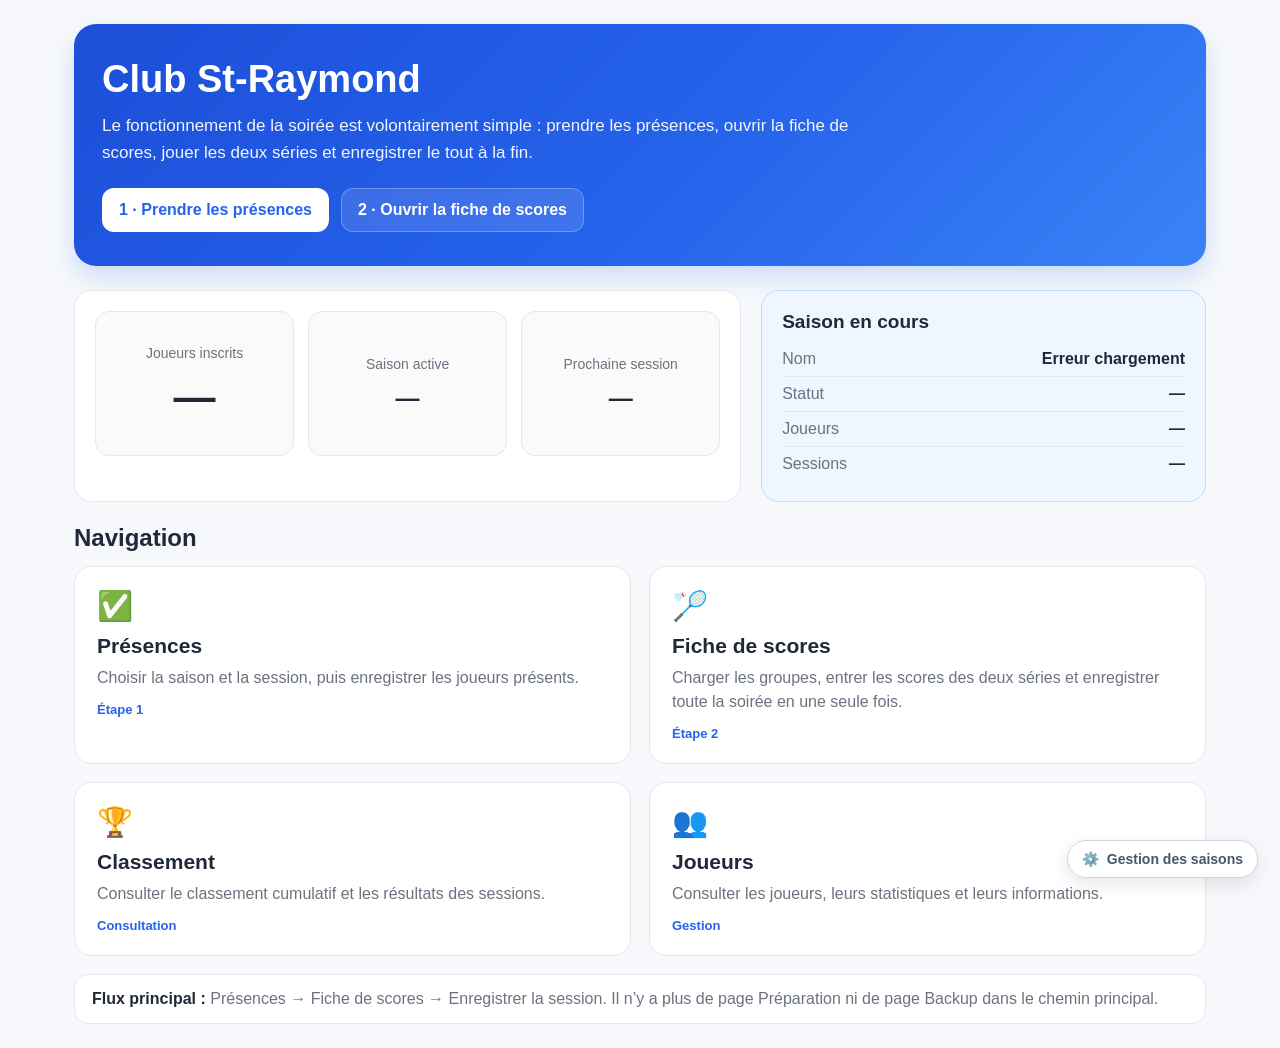
<file: index.html>
<!DOCTYPE html>
<html lang="fr">
<head>
  <meta charset="UTF-8">
  <meta name="viewport" content="width=device-width, initial-scale=1.0">
  <title>Club Badminton St-Raymond</title>
  <style>
    :root{--bg:#f6f8fb;--card:#fff;--text:#1f2937;--muted:#6b7280;--line:#e5e7eb;--accent:#2563eb;--soft:#eff6ff;--soft-line:#bfdbfe}
    *{box-sizing:border-box}
    body{margin:0;font-family:Arial,sans-serif;background:var(--bg);color:var(--text)}
    .wrap{max-width:1180px;margin:0 auto;padding:24px}
    .hero{background:linear-gradient(135deg,#1d4ed8 0%,#2563eb 55%,#3b82f6 100%);color:#fff;border-radius:22px;padding:34px 28px;margin-bottom:24px;box-shadow:0 12px 24px rgba(37,99,235,.18)}
    .hero h1{margin:0;font-size:38px;line-height:1.15}
    .hero p{margin:10px 0 0;max-width:760px;line-height:1.6;font-size:17px;color:rgba(255,255,255,.94)}
    .hero-actions{display:flex;gap:12px;flex-wrap:wrap;margin-top:22px}
    .btn{display:inline-block;text-decoration:none;font-weight:bold;padding:12px 16px;border-radius:12px;border:1px solid transparent}
    .btn.primary{background:#fff;color:var(--accent)}
    .btn.secondary{background:rgba(255,255,255,.12);color:#fff;border-color:rgba(255,255,255,.25)}
    .dashboard{display:grid;grid-template-columns:1.5fr 1fr;gap:20px;margin-bottom:22px}
    .card{background:var(--card);border:1px solid var(--line);border-radius:18px;padding:20px}
    .stats-grid{display:grid;grid-template-columns:repeat(3,minmax(0,1fr));gap:14px}
    .stat-box{background:#fafafa;border:1px solid var(--line);border-radius:14px;padding:18px 14px;min-height:145px;display:flex;flex-direction:column;justify-content:center;align-items:center;text-align:center}
    .stat-label{font-size:14px;color:var(--muted);margin-bottom:12px}.stat-value{font-size:24px;font-weight:bold;line-height:1.15}.stat-value.big{font-size:42px}
    .season-box{background:var(--soft);border:1px solid var(--soft-line);border-radius:18px;padding:20px}.season-box h3{margin:0 0 9px;font-size:19px}
    .season-item{display:flex;justify-content:space-between;gap:12px;padding:8px 0;border-bottom:1px solid rgba(0,0,0,.06)}.season-item:last-child{border-bottom:0}.season-label{color:var(--muted)}.season-value{font-weight:bold;text-align:right}
    .section-title{margin:0 0 14px;font-size:24px}.nav-grid{display:grid;grid-template-columns:repeat(2,minmax(0,1fr));gap:18px}
    .nav-card{display:block;text-decoration:none;color:inherit;background:var(--card);border:1px solid var(--line);border-radius:18px;padding:22px;transition:.16s ease}
    .nav-card:hover{transform:translateY(-2px);border-color:#c7d2fe;box-shadow:0 12px 22px rgba(15,23,42,.08)}
    .nav-icon{font-size:29px;margin-bottom:11px}.nav-card h3{margin:0 0 8px;font-size:21px}.nav-card p{margin:0 0 12px;color:var(--muted);line-height:1.5}.nav-status{font-size:13px;font-weight:bold;color:var(--accent)}
    .flow-note{margin:18px 0 0;background:#fff;border:1px solid var(--line);border-radius:14px;padding:15px 17px;color:var(--muted)}.flow-note b{color:var(--text)}
    .season-config-btn{position:fixed;right:22px;bottom:22px;display:inline-flex;align-items:center;gap:8px;padding:10px 14px;border-radius:999px;border:1px solid #cbd5e1;background:rgba(255,255,255,.95);color:#475569;text-decoration:none;font-size:14px;font-weight:bold;box-shadow:0 6px 18px rgba(15,23,42,.10);z-index:20}
    @media(max-width:920px){.dashboard{grid-template-columns:1fr}.stats-grid{grid-template-columns:1fr}.nav-grid{grid-template-columns:1fr}.season-config-btn{right:14px;bottom:14px}}
    @media(max-width:600px){.wrap{padding:14px}.hero{padding:26px 20px}.hero h1{font-size:31px}.hero-actions .btn{flex:1;text-align:center}}
  </style>
</head>
<body>
<div class="wrap">
  <section class="hero">
    <h1>Club St-Raymond</h1>
    <p>Le fonctionnement de la soirée est volontairement simple : prendre les présences, ouvrir la fiche de scores, jouer les deux séries et enregistrer le tout à la fin.</p>
    <div class="hero-actions">
      <a class="btn primary" href="presences.html">1 · Prendre les présences</a>
      <a class="btn secondary" href="matchs.html">2 · Ouvrir la fiche de scores</a>
    </div>
  </section>

  <section class="dashboard">
    <article class="card">
      <div class="stats-grid">
        <div class="stat-box"><div class="stat-label">Joueurs inscrits</div><div class="stat-value big" id="dashPlayersCount">...</div></div>
        <div class="stat-box"><div class="stat-label">Saison active</div><div class="stat-value" id="dashActiveSeason">...</div></div>
        <div class="stat-box"><div class="stat-label">Prochaine session</div><div class="stat-value" id="dashNextSession">...</div></div>
      </div>
    </article>

    <aside class="season-box">
      <h3>Saison en cours</h3>
      <div class="season-item"><div class="season-label">Nom</div><div class="season-value" id="dashSeasonName">Chargement...</div></div>
      <div class="season-item"><div class="season-label">Statut</div><div class="season-value" id="dashSeasonStatus">Chargement...</div></div>
      <div class="season-item"><div class="season-label">Joueurs</div><div class="season-value" id="dashSeasonPlayers">Chargement...</div></div>
      <div class="season-item"><div class="season-label">Sessions</div><div class="season-value" id="dashSeasonSessions">Chargement...</div></div>
    </aside>
  </section>

  <section>
    <h2 class="section-title">Navigation</h2>
    <div class="nav-grid">
      <a class="nav-card" href="presences.html">
        <div class="nav-icon">✅</div><h3>Présences</h3>
        <p>Choisir la saison et la session, puis enregistrer les joueurs présents.</p><div class="nav-status">Étape 1</div>
      </a>
      <a class="nav-card" href="matchs.html">
        <div class="nav-icon">🏸</div><h3>Fiche de scores</h3>
        <p>Charger les groupes, entrer les scores des deux séries et enregistrer toute la soirée en une seule fois.</p><div class="nav-status">Étape 2</div>
      </a>
      <a class="nav-card" href="classement.html">
        <div class="nav-icon">🏆</div><h3>Classement</h3>
        <p>Consulter le classement cumulatif et les résultats des sessions.</p><div class="nav-status">Consultation</div>
      </a>
      <a class="nav-card" href="joueurs.html">
        <div class="nav-icon">👥</div><h3>Joueurs</h3>
        <p>Consulter les joueurs, leurs statistiques et leurs informations.</p><div class="nav-status">Gestion</div>
      </a>
    </div>
    <div class="flow-note"><b>Flux principal :</b> Présences → Fiche de scores → Enregistrer la session. Il n’y a plus de page Préparation ni de page Backup dans le chemin principal.</div>
  </section>
</div>

<a class="season-config-btn" href="configuration.html" title="Gestion des saisons" aria-label="Gestion des saisons">⚙️ <span>Gestion des saisons</span></a>

<script>
const API_BASE='https://script.google.com/macros/s/AKfycbwddJ7s8j6uWH2fXP_h7161F_MT5ZU12X15oMx6Xx7icxud1jg9_e3iq28bjfs3X4_y/exec';
function setText(id,value){const el=document.getElementById(id);if(el)el.textContent=value==null||value===''?'—':value}
function setHtml(id,value){const el=document.getElementById(id);if(el)el.innerHTML=value==null||value===''?'—':value}
function formatSeasonValue(value){if(!value)return'—';return String(value).replace(/^Saison\s+/i,'Saison<br>')}
function formatNextSessionValue(value){if(!value)return'—';return String(value).replace(/\s*•\s*/g,'<br>')}
async function loadDashboardSummary(){
  try{
    const response=await fetch(API_BASE+'?action=getDashboardSummary',{cache:'no-store'});
    const data=await response.json();
    if(!data||!data.ok)throw new Error(data?.error||'Réponse dashboard invalide.');
    setText('dashPlayersCount',data.display?.joueurs_inscrits||'—');
    setHtml('dashActiveSeason',formatSeasonValue(data.display?.saison_active||'—'));
    setHtml('dashNextSession',formatNextSessionValue(data.display?.prochaine_session||'—'));
    setText('dashSeasonName',data.display?.saison_nom||'Aucune saison active');
    setText('dashSeasonStatus',data.display?.saison_statut||'À configurer');
    setText('dashSeasonPlayers',data.display?.saison_joueurs||'0 sélectionné');
    setText('dashSeasonSessions',data.display?.saison_sessions||'0');
  }catch(error){
    console.error('Erreur dashboard:',error);
    setText('dashPlayersCount','—');setText('dashActiveSeason','—');setText('dashNextSession','—');
    setText('dashSeasonName','Erreur chargement');setText('dashSeasonStatus','—');setText('dashSeasonPlayers','—');setText('dashSeasonSessions','—');
  }
}
document.addEventListener('DOMContentLoaded',loadDashboardSummary);
</script>
</body>
</html>
</file>
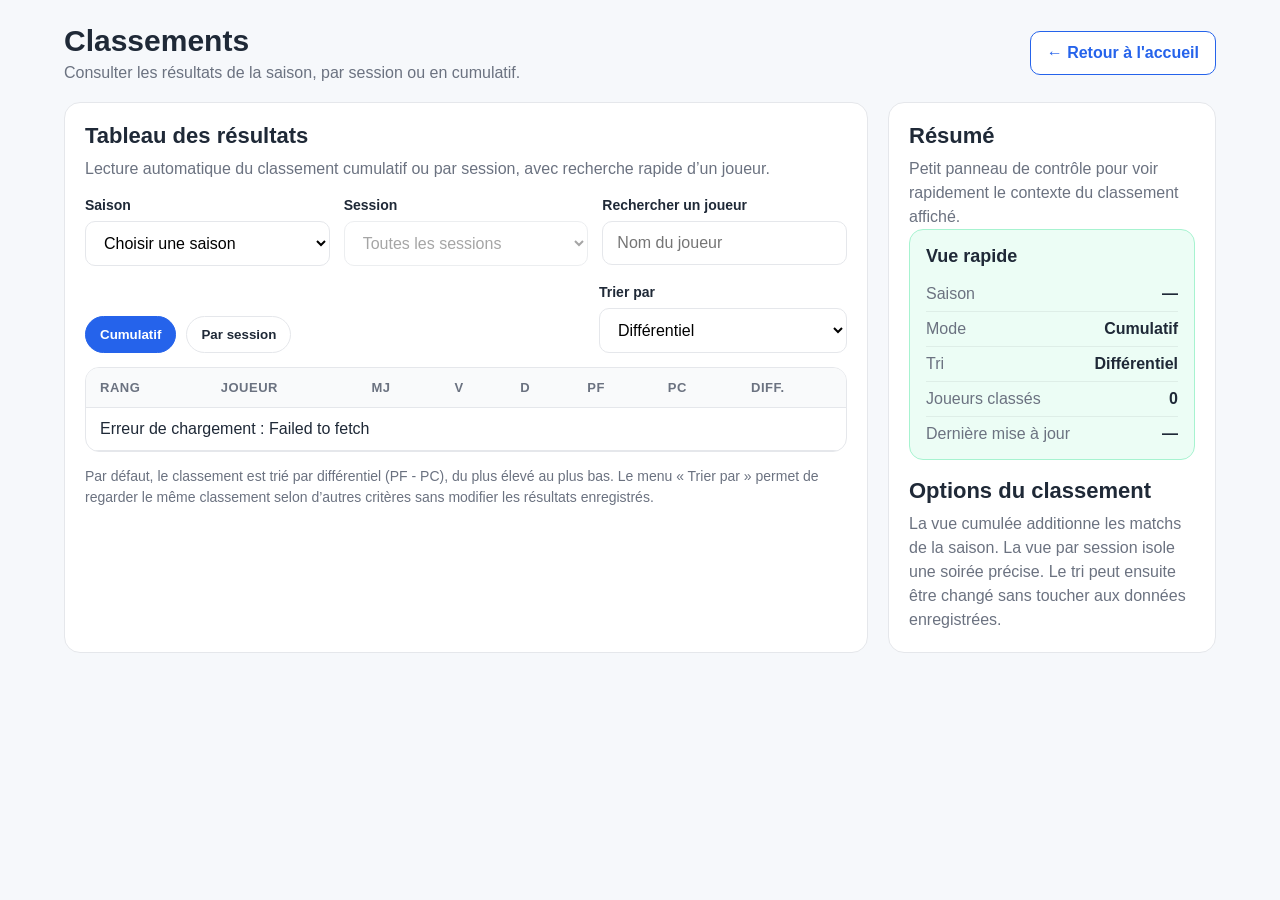
<file: classement.html>
<!DOCTYPE html>
<html lang="fr">
<head>
  <meta charset="UTF-8" />
  <meta name="viewport" content="width=device-width, initial-scale=1.0" />
  <title>Badminton Stats - Classement</title>
  <style>
    :root {
      --bg: #f6f8fb;
      --card: #ffffff;
      --text: #1f2937;
      --muted: #6b7280;
      --line: #e5e7eb;
      --accent: #2563eb;
      --accent-hover: #1d4ed8;
      --soft: #eff6ff;
      --soft-line: #bfdbfe;
      --ok-bg: #ecfdf5;
      --ok-line: #a7f3d0;
    }

    * { box-sizing: border-box; }

    body {
      margin: 0;
      font-family: Arial, sans-serif;
      background: var(--bg);
      color: var(--text);
    }

    .wrap {
      max-width: 1200px;
      margin: 0 auto;
      padding: 24px;
    }

    .topbar {
      display: flex;
      justify-content: space-between;
      align-items: center;
      gap: 16px;
      flex-wrap: wrap;
      margin-bottom: 20px;
    }

    .topbar h1 {
      margin: 0;
      font-size: 30px;
    }

    .topbar p {
      margin: 6px 0 0;
      color: var(--muted);
    }

    .btn {
      display: inline-block;
      padding: 12px 16px;
      border-radius: 10px;
      text-decoration: none;
      font-weight: bold;
      border: 1px solid var(--accent);
      background: var(--accent);
      color: #fff;
      cursor: pointer;
    }

    .btn:hover {
      background: var(--accent-hover);
    }

    .btn.secondary {
      background: #fff;
      color: var(--accent);
    }

    .layout {
      display: grid;
      grid-template-columns: 1.7fr 1fr;
      gap: 20px;
    }

    .card {
      background: var(--card);
      border: 1px solid var(--line);
      border-radius: 16px;
      padding: 20px;
    }

    .card h2 {
      margin: 0 0 8px;
      font-size: 22px;
    }

    .card p {
      margin: 0;
      color: var(--muted);
      line-height: 1.5;
    }

    .filters {
      display: grid;
      grid-template-columns: repeat(3, minmax(0, 1fr));
      gap: 14px;
      margin-top: 16px;
    }

    .field {
      display: flex;
      flex-direction: column;
      gap: 8px;
    }

    label {
      font-weight: bold;
      font-size: 14px;
    }

    select,
    input {
      width: 100%;
      padding: 12px 14px;
      border: 1px solid var(--line);
      border-radius: 10px;
      font: inherit;
      background: #fff;
    }

    .ranking-controls {
      display: flex;
      align-items: end;
      justify-content: space-between;
      gap: 16px;
      flex-wrap: wrap;
      margin: 18px 0 14px;
    }

    .tabs {
      display: flex;
      gap: 10px;
      flex-wrap: wrap;
      margin: 0;
    }

    .sort-field {
      min-width: 235px;
    }

    .tab-btn {
      padding: 10px 14px;
      border-radius: 999px;
      border: 1px solid var(--line);
      background: #fff;
      font-weight: bold;
      color: var(--text);
    }

.player-link {
  color: inherit;
  text-decoration: none;
  font-weight: bold;
  cursor: pointer;
}

.player-link:hover {
  color: var(--accent);
  text-decoration: underline;
}
    
    .tab-btn.active {
      background: var(--accent);
      color: #fff;
      border-color: var(--accent);
    }

    .table-wrap {
      margin-top: 12px;
      overflow-x: auto;
      border: 1px solid var(--line);
      border-radius: 14px;
      background: #fff;
    }

    table {
      width: 100%;
      border-collapse: collapse;
      min-width: 760px;
    }

    th,
    td {
      padding: 12px 14px;
      text-align: left;
      border-bottom: 1px solid var(--line);
      white-space: nowrap;
    }

    th {
      background: #f9fafb;
      font-size: 13px;
      text-transform: uppercase;
      letter-spacing: 0.04em;
      color: var(--muted);
    }

    tbody tr:hover {
      background: #fafafa;
    }

    .rank-cell {
      font-weight: bold;
      width: 72px;
    }

    .player-cell {
      font-weight: bold;
    }

    .summary-box {
      background: var(--ok-bg);
      border: 1px solid var(--ok-line);
      border-radius: 14px;
      padding: 16px;
      margin-bottom: 16px;
    }

    .summary-box h3 {
      margin: 0 0 10px;
      font-size: 18px;
    }

    .summary-row {
      display: flex;
      justify-content: space-between;
      gap: 12px;
      padding: 8px 0;
      border-bottom: 1px solid rgba(0,0,0,0.06);
    }

    .summary-row:last-child {
      border-bottom: none;
      padding-bottom: 0;
    }

    .summary-label {
      color: var(--muted);
    }

    .summary-value {
      font-weight: bold;
      text-align: right;
    }

    .note {
      margin-top: 14px;
      font-size: 14px;
      color: var(--muted);
      line-height: 1.5;
    }

    @media (max-width: 980px) {
      .layout {
        grid-template-columns: 1fr;
      }

      .filters {
        grid-template-columns: 1fr;
      }
    }
  </style>
</head>
<body>
  <div class="wrap">
    <div class="topbar">
      <div>
        <h1>Classements</h1>
        <p>Consulter les résultats de la saison, par session ou en cumulatif.</p>
      </div>
      <a class="btn secondary" href="index.html">← Retour à l'accueil</a>
    </div>

    <div class="layout">
      <section class="card">
        <h2>Tableau des résultats</h2>
        <p>Lecture automatique du classement cumulatif ou par session, avec recherche rapide d’un joueur.</p>

        <div class="filters">
          <div class="field">
            <label for="rankingSeason">Saison</label>
            <select id="rankingSeason" name="rankingSeason">
              <option value="">Choisir une saison</option>
            </select>
          </div>

          <div class="field">
            <label for="rankingSession">Session</label>
            <select id="rankingSession" name="rankingSession" disabled>
              <option value="">Toutes les sessions</option>
            </select>
          </div>

          <div class="field">
            <label for="rankingSearch">Rechercher un joueur</label>
            <input type="text" id="rankingSearch" name="rankingSearch" placeholder="Nom du joueur" />
          </div>
        </div>

        <div class="ranking-controls">
          <div class="tabs">
            <button type="button" class="tab-btn active" id="tabCumulatif">Cumulatif</button>
            <button type="button" class="tab-btn" id="tabSession">Par session</button>
          </div>

          <div class="field sort-field">
            <label for="rankingSort">Trier par</label>
            <select id="rankingSort" name="rankingSort">
              <option value="points">Points marqués (PF)</option>
              <option value="wins">Victoires</option>
              <option value="losses">Défaites (moins en premier)</option>
              <option value="diff" selected>Différentiel</option>
              <option value="matches">Matchs joués</option>
              <option value="winpct">% de victoires</option>
            </select>
          </div>
        </div>

        <div class="table-wrap">
          <table>
            <thead>
              <tr>
                <th>Rang</th>
                <th>Joueur</th>
                <th>MJ</th>
                <th>V</th>
                <th>D</th>
                <th>PF</th>
                <th>PC</th>
                <th style="display:none;">Diff. interne</th>
                <th>Diff.</th>
              </tr>
            </thead>
            <tbody id="rankingTableBody">
              <tr>
                <td colspan="9">Chargement du classement...</td>
              </tr>
            </tbody>
          </table>
        </div>

        <div class="note">
          Par défaut, le classement est trié par différentiel (PF - PC), du plus élevé au plus bas. Le menu « Trier par » permet de regarder le même classement selon d’autres critères sans modifier les résultats enregistrés.
        </div>
      </section>

      <aside class="card">
        <h2>Résumé</h2>
        <p>Petit panneau de contrôle pour voir rapidement le contexte du classement affiché.</p>

        <div class="summary-box">
          <h3>Vue rapide</h3>

          <div class="summary-row">
            <div class="summary-label">Saison</div>
            <div class="summary-value" id="summarySeason">—</div>
          </div>

          <div class="summary-row">
            <div class="summary-label">Mode</div>
            <div class="summary-value" id="summaryMode">Cumulatif</div>
          </div>

          <div class="summary-row">
            <div class="summary-label">Tri</div>
            <div class="summary-value" id="summarySort">Différentiel</div>
          </div>

          <div class="summary-row">
            <div class="summary-label">Joueurs classés</div>
            <div class="summary-value" id="summaryCount">0</div>
          </div>

          <div class="summary-row">
            <div class="summary-label">Dernière mise à jour</div>
            <div class="summary-value" id="summaryUpdated">—</div>
          </div>
        </div>

        <h2 style="margin-top: 18px;">Options du classement</h2>
        <p>
          La vue cumulée additionne les matchs de la saison. La vue par session isole une soirée précise. Le tri peut ensuite être changé sans toucher aux données enregistrées.
        </p>
      </aside>
    </div>
  </div>
<script>
  const API_URL = 'https://script.google.com/macros/s/AKfycbwddJ7s8j6uWH2fXP_h7161F_MT5ZU12X15oMx6Xx7icxud1jg9_e3iq28bjfs3X4_y/exec';

  const rankingSeasonEl = document.getElementById('rankingSeason');
  const rankingSessionEl = document.getElementById('rankingSession');
  const rankingSearchEl = document.getElementById('rankingSearch');
  const rankingSortEl = document.getElementById('rankingSort');
  const rankingTableBodyEl = document.getElementById('rankingTableBody');

  const tabCumulatifEl = document.getElementById('tabCumulatif');
  const tabSessionEl = document.getElementById('tabSession');

  const summarySeasonEl = document.getElementById('summarySeason');
  const summaryModeEl = document.getElementById('summaryMode');
  const summarySortEl = document.getElementById('summarySort');
  const summaryCountEl = document.getElementById('summaryCount');
  const summaryUpdatedEl = document.getElementById('summaryUpdated');

  let seasonsCache = [];
  let rankingCache = [];
  let currentMode = 'cumulatif';

  function escapeHtml(value) {
    return String(value ?? '')
      .replace(/&/g, '&amp;')
      .replace(/</g, '&lt;')
      .replace(/>/g, '&gt;')
      .replace(/"/g, '&quot;')
      .replace(/'/g, '&#039;');
  }

  function getSelectedSeason() {
    const saisonId = String(rankingSeasonEl.value || '').trim();
    return seasonsCache.find(s => String(s.saison_id || '').trim() === saisonId) || null;
  }

  function setMode(mode) {
    currentMode = mode === 'session' ? 'session' : 'cumulatif';

    tabCumulatifEl.classList.toggle('active', currentMode === 'cumulatif');
    tabSessionEl.classList.toggle('active', currentMode === 'session');
    rankingSessionEl.disabled = currentMode !== 'session';

    if (currentMode === 'session' && !rankingSessionEl.value) {
      const firstSessionOption = Array.from(rankingSessionEl.options)
        .find(option => option.value);

      if (firstSessionOption) {
        rankingSessionEl.value = firstSessionOption.value;
      }
    }

    loadRanking();
  }

  function populateSessions() {
    rankingSessionEl.innerHTML = '<option value="">Toutes les sessions</option>';

    const season = getSelectedSeason();
    const sessions = season && Array.isArray(season.sessions) ? season.sessions : [];

    sessions.forEach(session => {
      const option = document.createElement('option');
      option.value = String(session.no_session || '').trim();
      option.textContent = `Session ${session.no_session} — ${session.date}`;
      rankingSessionEl.appendChild(option);
    });

    if (currentMode === 'session' && sessions.length > 0) {
      rankingSessionEl.value = String(sessions[0].no_session || '').trim();
    }
  }

  async function loadSeasons() {
    try {
      const response = await fetch(`${API_URL}?action=getSeasons`);
      const result = await response.json();

      if (!result.ok) {
        throw new Error(result.error || 'Erreur API inconnue');
      }

      seasonsCache = Array.isArray(result.data) ? result.data : [];
      rankingSeasonEl.innerHTML = '<option value="">Choisir une saison</option>';

      seasonsCache.forEach(season => {
        const option = document.createElement('option');
        option.value = season.saison_id;
        option.textContent = season.nom_saison || season.saison_id;
        rankingSeasonEl.appendChild(option);
      });

      if (seasonsCache.length > 0) {
        rankingSeasonEl.value = seasonsCache[0].saison_id;
        populateSessions();
        loadRanking();
      } else {
        renderTable();
      }
    } catch (error) {
      console.error('Erreur loadSeasons:', error);
      rankingTableBodyEl.innerHTML = `
        <tr>
          <td colspan="9">Erreur de chargement : ${escapeHtml(error.message || 'Erreur inconnue')}</td>
        </tr>
      `;
    }
  }

  async function loadRanking() {
    const season = getSelectedSeason();
    if (!season) {
      rankingCache = [];
      renderTable();
      return;
    }

    try {
      const params = new URLSearchParams({
        action: 'getRanking',
        saison_id: String(season.saison_id || '').trim()
      });

      if (currentMode === 'session' && rankingSessionEl.value) {
        params.set('no_session', String(rankingSessionEl.value || '').trim());
      }

      const response = await fetch(`${API_URL}?${params.toString()}`);
      const result = await response.json();

      if (!result.ok) {
        throw new Error(result.error || 'Erreur API inconnue');
      }

      rankingCache = Array.isArray(result.rows) ? result.rows : [];
      summaryUpdatedEl.textContent = result.updated_at || '—';
      renderTable();
    } catch (error) {
      console.error('Erreur loadRanking:', error);
      rankingCache = [];
      rankingTableBodyEl.innerHTML = `
        <tr>
          <td colspan="9">Erreur de chargement : ${escapeHtml(error.message || 'Erreur inconnue')}</td>
        </tr>
      `;
    }
  }

  function getWinPercentage(row) {
    const matchs = Number(row.matchs_joues || 0);
    const victoires = Number(row.victoires || 0);

    if (matchs <= 0) {
      return 0;
    }

    return (victoires / matchs) * 100;
  }

  function compareByName(a, b) {
    return String(a.nom || '').localeCompare(String(b.nom || ''), 'fr', {
      sensitivity: 'base'
    });
  }

  function sortRankingRows(rows) {
    const mode = String(rankingSortEl.value || 'diff');

    return [...rows].sort((a, b) => {
      const pfA = Number(a.points_pour || 0);
      const pfB = Number(b.points_pour || 0);
      const pcA = Number(a.points_contre || 0);
      const pcB = Number(b.points_contre || 0);
      const diffA = Number(a.plus_moins || 0);
      const diffB = Number(b.plus_moins || 0);
      const winsA = Number(a.victoires || 0);
      const winsB = Number(b.victoires || 0);
      const lossesA = Number(a.defaites || 0);
      const lossesB = Number(b.defaites || 0);
      const matchesA = Number(a.matchs_joues || 0);
      const matchesB = Number(b.matchs_joues || 0);
      const winPctA = getWinPercentage(a);
      const winPctB = getWinPercentage(b);

      if (mode === 'wins') {
        if (winsB !== winsA) return winsB - winsA;
        if (winPctB !== winPctA) return winPctB - winPctA;
        if (diffB !== diffA) return diffB - diffA;
        return compareByName(a, b);
      }

      if (mode === 'losses') {
        if (lossesA !== lossesB) return lossesA - lossesB;
        if (winPctB !== winPctA) return winPctB - winPctA;
        if (winsB !== winsA) return winsB - winsA;
        return compareByName(a, b);
      }

      if (mode === 'diff') {
        if (diffB !== diffA) return diffB - diffA;
        if (pfB !== pfA) return pfB - pfA;
        if (pcA !== pcB) return pcA - pcB;
        return compareByName(a, b);
      }

      if (mode === 'matches') {
        if (matchesB !== matchesA) return matchesB - matchesA;
        if (winsB !== winsA) return winsB - winsA;
        if (diffB !== diffA) return diffB - diffA;
        return compareByName(a, b);
      }

      if (mode === 'winpct') {
        if (winPctB !== winPctA) return winPctB - winPctA;
        if (winsB !== winsA) return winsB - winsA;
        if (matchesB !== matchesA) return matchesB - matchesA;
        return compareByName(a, b);
      }

      // Tri par défaut : différentiel (PF - PC), du plus élevé au plus bas.
      if (diffB !== diffA) return diffB - diffA;
      if (pfB !== pfA) return pfB - pfA;
      if (pcA !== pcB) return pcA - pcB;
      if (winsB !== winsA) return winsB - winsA;

      return compareByName(a, b);
    });
  }

  function getSortLabel() {
    const labels = {
      points: 'Points marqués (PF)',
      wins: 'Victoires',
      losses: 'Défaites',
      diff: 'Différentiel',
      matches: 'Matchs joués',
      winpct: '% victoires'
    };

    return labels[rankingSortEl.value] || 'Différentiel';
  }

  function renderTable() {
    const season = getSelectedSeason();
    const search = String(rankingSearchEl.value || '').trim().toLowerCase();

    // On trie d'abord le classement COMPLET afin que le rang reste le vrai rang
    // même lorsqu'on recherche seulement un joueur.
    const sortedRanking = sortRankingRows(rankingCache).map((row, index) => ({
      ...row,
      visual_rank: index + 1
    }));

    const rowsToDisplay = sortedRanking.filter(row => {
      if (!search) return true;

      const text = `${row.nom || ''} ${row.joueur_id || ''}`.toLowerCase();
      return text.includes(search);
    });

    if (!rowsToDisplay.length) {
      rankingTableBodyEl.innerHTML = `
        <tr>
          <td colspan="9">Aucun résultat à afficher.</td>
        </tr>
      `;
    } else {
      rankingTableBodyEl.innerHTML = rowsToDisplay.map(row => `
        <tr>
          <td class="rank-cell">${escapeHtml(row.visual_rank)}</td>
          <td class="player-cell">
            <a
              href="joueurs.html?joueur_id=${encodeURIComponent(row.joueur_id || '')}"
              class="player-link"
            >
              ${escapeHtml(row.nom || row.joueur_id)}
            </a>
          </td>
          <td>${escapeHtml(row.matchs_joues)}</td>
          <td>${escapeHtml(row.victoires)}</td>
          <td>${escapeHtml(row.defaites)}</td>
          <td>${escapeHtml(row.points_pour)}</td>
          <td>${escapeHtml(row.points_contre)}</td>
          <td style="display:none;">${escapeHtml(row.plus_moins)}</td>
          <td>${escapeHtml(row.plus_moins)}</td>
        </tr>
      `).join('');
    }

    summarySeasonEl.textContent = season ? (season.nom_saison || season.saison_id) : '—';
    summaryModeEl.textContent = currentMode === 'session'
      ? `Session ${rankingSessionEl.value || '—'}`
      : 'Cumulatif';
    summarySortEl.textContent = getSortLabel();
    summaryCountEl.textContent = String(rowsToDisplay.length);
  }

  rankingSeasonEl.addEventListener('change', () => {
    populateSessions();
    loadRanking();
  });

  rankingSessionEl.addEventListener('change', loadRanking);
  rankingSearchEl.addEventListener('input', renderTable);
  rankingSortEl.addEventListener('change', renderTable);
  tabCumulatifEl.addEventListener('click', () => setMode('cumulatif'));
  tabSessionEl.addEventListener('click', () => setMode('session'));

  loadSeasons();
</script>
</body>
</html>
</file>
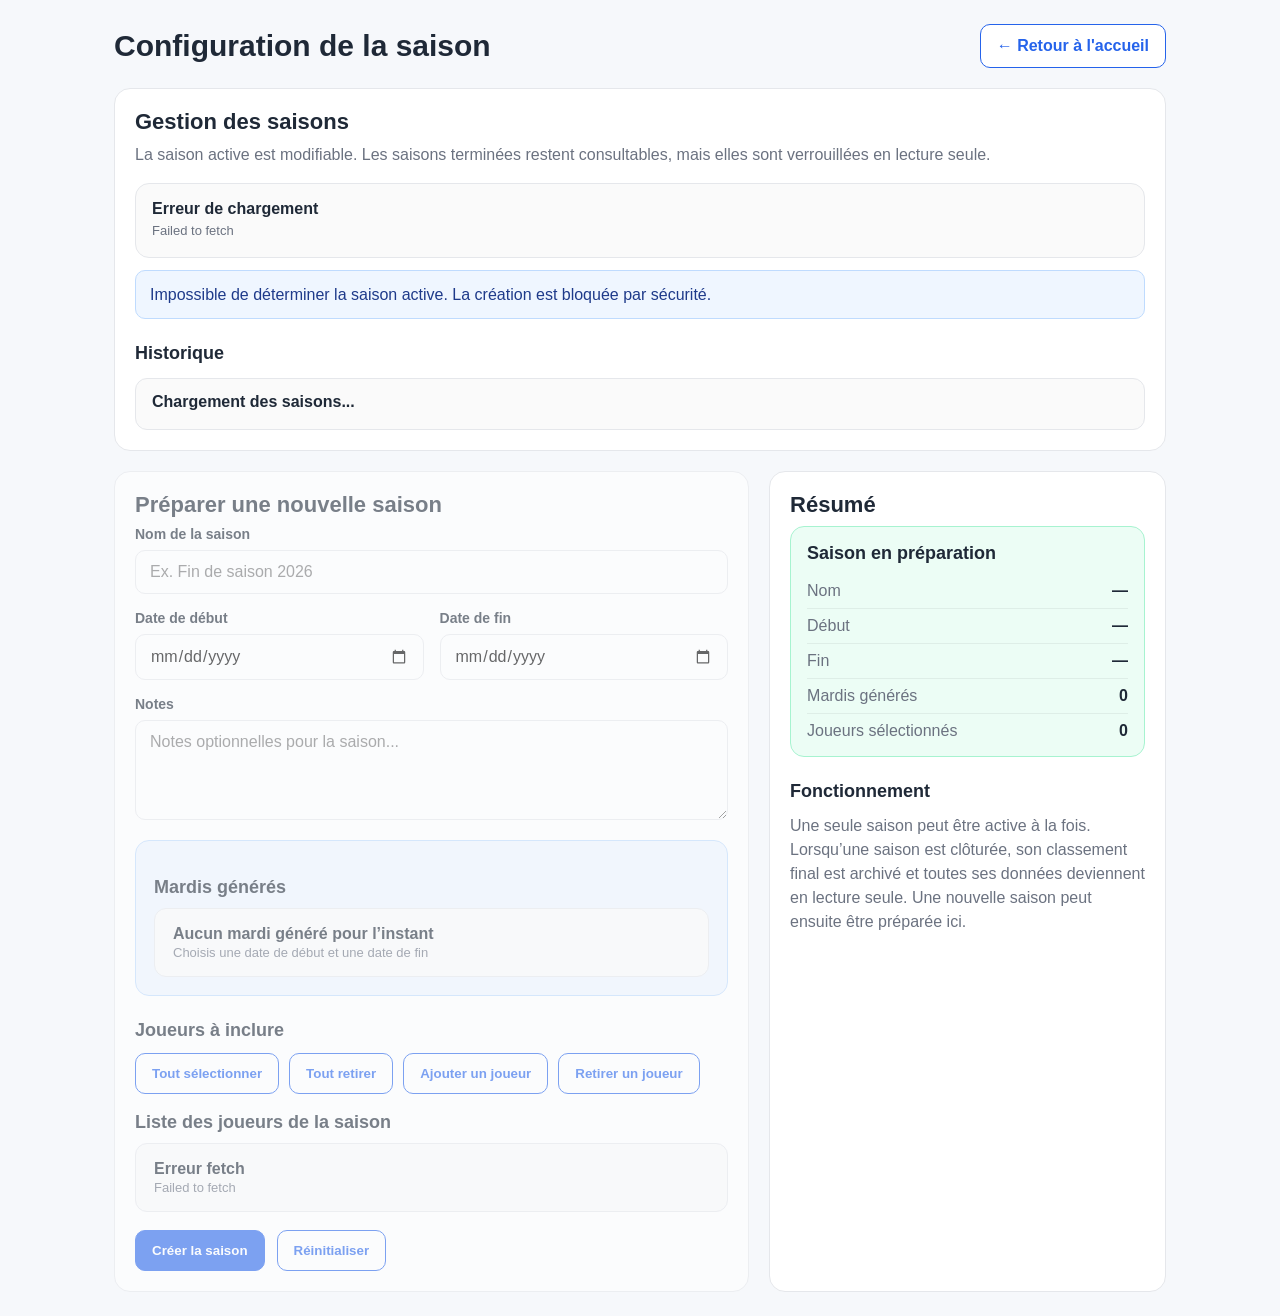
<file: configuration.html>
<!DOCTYPE html>
<html lang="fr">
<head>
  <meta charset="UTF-8" />
  <meta name="viewport" content="width=device-width, initial-scale=1.0" />
  <title>Badminton Stats - Configuration de la saison</title>
  <style>
    :root {
      --bg: #f6f8fb;
      --card: #ffffff;
      --text: #1f2937;
      --muted: #6b7280;
      --line: #e5e7eb;
      --accent: #2563eb;
      --accent-hover: #1d4ed8;
      --success-bg: #ecfdf5;
      --success-line: #a7f3d0;
      --soft: #eff6ff;
      --soft-line: #bfdbfe;
    }

    * { box-sizing: border-box; }

    body {
      margin: 0;
      font-family: Arial, sans-serif;
      background: var(--bg);
      color: var(--text);
    }

    .wrap {
      max-width: 1100px;
      margin: 0 auto;
      padding: 24px;
    }

    .topbar {
      display: flex;
      justify-content: space-between;
      align-items: center;
      gap: 16px;
      margin-bottom: 20px;
      flex-wrap: wrap;
    }

    .topbar h1 {
      margin: 0;
      font-size: 30px;
    }

    .topbar p {
      margin: 6px 0 0;
      color: var(--muted);
    }

    .btn {
      display: inline-block;
      padding: 12px 16px;
      border-radius: 10px;
      text-decoration: none;
      font-weight: bold;
      border: 1px solid var(--accent);
      background: var(--accent);
      color: #fff;
      cursor: pointer;
    }

    .btn:hover {
      background: var(--accent-hover);
    }

    .btn.secondary {
      background: #fff;
      color: var(--accent);
    }

    .layout {
      display: grid;
      grid-template-columns: 1.6fr 1fr;
      gap: 20px;
    }

    .card {
      background: var(--card);
      border: 1px solid var(--line);
      border-radius: 16px;
      padding: 20px;
    }

    .card h2 {
      margin-top: 0;
      margin-bottom: 8px;
      font-size: 22px;
    }

    .card p {
      margin-top: 0;
      color: var(--muted);
      line-height: 1.5;
    }

    .form-grid {
      display: grid;
      grid-template-columns: repeat(2, minmax(0, 1fr));
      gap: 16px;
    }

    .field {
      display: flex;
      flex-direction: column;
      gap: 8px;
    }

    .field.full {
      grid-column: 1 / -1;
    }

    label {
      font-weight: bold;
      font-size: 14px;
    }

    input,
    textarea,
    select {
      width: 100%;
      padding: 12px 14px;
      border: 1px solid var(--line);
      border-radius: 10px;
      font: inherit;
      background: #fff;
    }

    textarea {
      min-height: 100px;
      resize: vertical;
    }

    .section-title {
      margin: 24px 0 12px;
      font-size: 18px;
      font-weight: bold;
    }

    .toolbar {
      display: flex;
      gap: 10px;
      flex-wrap: wrap;
      margin-bottom: 14px;
    }

    .players-list-title,
    .tuesdays-title {
      margin: 18px 0 10px;
      font-size: 18px;
      font-weight: bold;
    }

    .players-list,
    .tuesdays-list {
      display: flex;
      flex-direction: column;
      gap: 10px;
    }

    .player-item,
    .tuesday-item {
      border: 1px solid var(--line);
      border-radius: 12px;
      padding: 16px 18px;
      display: flex;
      align-items: center;
      gap: 14px;
      background: #fafafa;
      width: 100%;
      min-height: 68px;
    }

    .player-item input[type="checkbox"] {
      width: 18px;
      height: 18px;
      margin: 0;
      flex: 0 0 auto;
    }

    .player-name,
    .tuesday-name {
      font-weight: bold;
    }

    .player-code,
    .tuesday-code {
      font-size: 13px;
      color: var(--muted);
      margin-top: 2px;
    }

    .summary-box {
      background: var(--success-bg);
      border: 1px solid var(--success-line);
      border-radius: 14px;
      padding: 16px;
      margin-bottom: 16px;
    }

    .summary-box h3 {
      margin: 0 0 10px;
      font-size: 18px;
    }

    .summary-row {
      display: flex;
      justify-content: space-between;
      gap: 12px;
      padding: 8px 0;
      border-bottom: 1px solid rgba(0,0,0,0.06);
    }

    .summary-row:last-child {
      border-bottom: none;
      padding-bottom: 0;
    }

    .summary-label {
      color: var(--muted);
    }

    .summary-value {
      font-weight: bold;
      text-align: right;
    }

    .preview-box {
      margin-top: 20px;
      padding: 18px;
      border: 1px solid var(--soft-line);
      border-radius: 14px;
      background: var(--soft);
    }

    .actions {
      display: flex;
      gap: 12px;
      flex-wrap: wrap;
      margin-top: 18px;
    }

    .season-management {
      margin-bottom: 20px;
    }

    .active-season-card {
      border: 1px solid #a7f3d0;
      background: #ecfdf5;
      border-radius: 14px;
      padding: 16px;
      margin-top: 14px;
    }

    .active-season-card.empty {
      border-color: var(--line);
      background: #fafafa;
    }

    .season-history {
      display: flex;
      flex-direction: column;
      gap: 10px;
      margin-top: 14px;
    }

    .history-item {
      border: 1px solid var(--line);
      background: #fafafa;
      border-radius: 12px;
      padding: 14px 16px;
      display: flex;
      justify-content: space-between;
      gap: 16px;
      align-items: center;
    }

    .history-main {
      min-width: 0;
    }

    .history-name {
      font-weight: bold;
      margin-bottom: 4px;
    }

    .history-meta {
      color: var(--muted);
      font-size: 13px;
      line-height: 1.45;
    }

    .status-pill {
      display: inline-block;
      border-radius: 999px;
      padding: 6px 10px;
      font-size: 12px;
      font-weight: bold;
      white-space: nowrap;
    }

    .status-pill.active {
      color: #047857;
      background: #d1fae5;
      border: 1px solid #a7f3d0;
    }

    .status-pill.closed {
      color: #92400e;
      background: #fef3c7;
      border: 1px solid #fde68a;
    }

    .btn.danger {
      background: #fff;
      color: #b91c1c;
      border-color: #fecaca;
    }

    .btn.danger:hover {
      background: #fef2f2;
    }

    .creation-locked {
      opacity: 0.58;
      pointer-events: none;
      user-select: none;
    }

    .config-message {
      margin-top: 12px;
      padding: 12px 14px;
      border-radius: 10px;
      background: var(--soft);
      border: 1px solid var(--soft-line);
      color: #1e3a8a;
      line-height: 1.45;
    }

    .season-roster {
      margin-top: 18px;
      padding-top: 18px;
      border-top: 1px solid var(--line);
    }

    .season-roster-head {
      display: flex;
      justify-content: space-between;
      align-items: end;
      gap: 14px;
      flex-wrap: wrap;
      margin-bottom: 12px;
    }

    .season-roster-head h3 {
      margin: 0 0 4px;
    }

    .season-roster-head p {
      margin: 0;
      color: var(--muted);
      font-size: 13px;
    }

    .roster-count {
      font-weight: bold;
      color: var(--accent);
    }

    .roster-list {
      max-height: 360px;
      overflow-y: auto;
      border: 1px solid var(--line);
      border-radius: 12px;
      background: #fff;
    }

    .roster-player {
      display: flex;
      align-items: center;
      gap: 10px;
      padding: 10px 12px;
      border-bottom: 1px solid var(--line);
      cursor: pointer;
    }

    .roster-player:last-child {
      border-bottom: none;
    }

    .roster-player:hover {
      background: #f8fafc;
    }

    .roster-player input {
      width: 18px;
      height: 18px;
      flex: 0 0 auto;
    }

    .roster-player-main {
      flex: 1;
      min-width: 0;
    }

    .roster-player-name {
      font-weight: bold;
    }

    .roster-player-id {
      color: var(--muted);
      font-size: 12px;
      margin-top: 2px;
    }

    .roster-actions {
      display: flex;
      gap: 10px;
      flex-wrap: wrap;
      margin-top: 12px;
    }

    .roster-empty {
      padding: 16px;
      color: var(--muted);
    }

    @media (max-width: 860px) {
      .layout {
        grid-template-columns: 1fr;
      }

      .form-grid {
        grid-template-columns: 1fr;
      }
    }
  </style>
</head>
<body>
  <div class="wrap">
    <div class="topbar">
      <div>
        <h1>Configuration de la saison</h1>
      </div>
      <a class="btn secondary" href="index.html">← Retour à l'accueil</a>
    </div>

    <section class="card season-management">
      <h2>Gestion des saisons</h2>
      <p>La saison active est modifiable. Les saisons terminées restent consultables, mais elles sont verrouillées en lecture seule.</p>

      <div class="active-season-card empty" id="activeSeasonCard">
        <div class="history-name" id="activeSeasonName">Chargement de la saison active...</div>
        <div class="history-meta" id="activeSeasonMeta">Connexion à la base en cours.</div>

        <div class="season-roster" id="activeSeasonRoster" style="display:none;">
          <div class="season-roster-head">
            <div>
              <h3>Joueurs de la saison active</h3>
              <p>Décoche un joueur pour le retirer des prochaines présences. Son historique reste intact.</p>
            </div>
            <div class="roster-count" id="activeRosterCount">0 joueur</div>
          </div>

          <div class="field" style="margin-bottom:10px;">
            <label for="activeRosterSearch">Rechercher un joueur</label>
            <input id="activeRosterSearch" type="search" placeholder="Nom ou identifiant" />
          </div>

          <div class="roster-list" id="activeRosterList">
            <div class="roster-empty">Chargement des joueurs...</div>
          </div>

          <div class="roster-actions">
            <button type="button" class="btn secondary" id="addActivePlayerBtn">+ Ajouter un joueur</button>
            <button type="button" class="btn secondary" id="selectAllRosterBtn">Tout sélectionner</button>
            <button type="button" class="btn secondary" id="clearRosterBtn">Tout décocher</button>
            <button type="button" class="btn primary" id="saveRosterBtn">Enregistrer les joueurs</button>
          </div>
        </div>

        <div class="actions" id="activeSeasonActions" style="display:none;">
          <button type="button" class="btn danger" id="closeSeasonBtn">Clôturer la saison active</button>
        </div>
      </div>

      <div class="config-message" id="creationMessage">
        Vérification de la saison active...
      </div>

      <div class="section-title">Historique</div>
      <div class="season-history" id="seasonHistory">
        <div class="history-item">
          <div class="history-main">
            <div class="history-name">Chargement des saisons...</div>
          </div>
        </div>
      </div>
    </section>

    <div class="layout">
      <section class="card" id="newSeasonSection">
        <h2>Préparer une nouvelle saison</h2>

        <form id="seasonSetupForm">
          <div class="form-grid">
            <div class="field full">
              <label for="nomSaison">Nom de la saison</label>
              <input type="text" id="nomSaison" name="nomSaison" placeholder="Ex. Fin de saison 2026" />
            </div>

            <div class="field">
              <label for="dateDebut">Date de début</label>
              <input type="date" id="dateDebut" name="dateDebut" />
            </div>

            <div class="field">
              <label for="dateFin">Date de fin</label>
              <input type="date" id="dateFin" name="dateFin" />
            </div>

            <div class="field full">
              <label for="notesSaison">Notes</label>
              <textarea id="notesSaison" name="notesSaison" placeholder="Notes optionnelles pour la saison..."></textarea>
            </div>
          </div>

          <div class="preview-box">
            <div class="tuesdays-title">Mardis générés</div>
            <div class="tuesdays-list" id="tuesdaysList">
              <div class="tuesday-item">
                <div>
                  <div class="tuesday-name">Aucun mardi généré pour l’instant</div>
                  <div class="tuesday-code">Choisis une date de début et une date de fin</div>
                </div>
              </div>
            </div>
          </div>

          <div class="section-title">Joueurs à inclure</div>

          <div class="toolbar">
            <button type="button" class="btn secondary" id="selectAllPlayers">Tout sélectionner</button>
            <button type="button" class="btn secondary" id="clearAllPlayers">Tout retirer</button>
            <button type="button" class="btn secondary" id="addPlayerBtn">Ajouter un joueur</button>
            <button type="button" class="btn secondary" id="removePlayerBtn">Retirer un joueur</button>
          </div>

          <div class="players-list-title">Liste des joueurs de la saison</div>

          <div class="players-list" id="playersList">
            <div class="player-item">
              <div>
                <div class="player-name">Chargement des joueurs...</div>
                <div class="player-code">Connexion à la base en cours</div>
              </div>
            </div>
          </div>

          <div class="actions">
            <button type="submit" class="btn" id="createSeasonBtn">Créer la saison</button>
            <button type="reset" class="btn secondary" id="resetSeasonBtn">Réinitialiser</button>
          </div>

        </form>
      </section>

      <aside class="card">
        <h2>Résumé</h2>

        <div class="summary-box">
          <h3>Saison en préparation</h3>

          <div class="summary-row">
            <div class="summary-label">Nom</div>
            <div class="summary-value" id="summaryName">—</div>
          </div>

          <div class="summary-row">
            <div class="summary-label">Début</div>
            <div class="summary-value" id="summaryStart">—</div>
          </div>

          <div class="summary-row">
            <div class="summary-label">Fin</div>
            <div class="summary-value" id="summaryEnd">—</div>
          </div>

          <div class="summary-row">
            <div class="summary-label">Mardis générés</div>
            <div class="summary-value" id="summaryTuesdays">0</div>
          </div>

          <div class="summary-row">
            <div class="summary-label">Joueurs sélectionnés</div>
            <div class="summary-value" id="summaryPlayers">0</div>
          </div>
        </div>

        <div class="section-title">Fonctionnement</div>
        <p>
          Une seule saison peut être active à la fois. Lorsqu’une saison est clôturée, son classement final est archivé et toutes ses données deviennent en lecture seule. Une nouvelle saison peut ensuite être préparée ici.
        </p>
      </aside>
    </div>
  </div>

  <script>
    const API_URL = 'https://script.google.com/macros/s/AKfycbwddJ7s8j6uWH2fXP_h7161F_MT5ZU12X15oMx6Xx7icxud1jg9_e3iq28bjfs3X4_y/exec';

    const seasonSetupForm = document.getElementById('seasonSetupForm');
    const createSeasonBtn = document.getElementById('createSeasonBtn');
    const notesSaisonEl = document.getElementById('notesSaison');
    const nomSaisonEl = document.getElementById('nomSaison');
    const dateDebutEl = document.getElementById('dateDebut');
    const dateFinEl = document.getElementById('dateFin');
    const playersListEl = document.getElementById('playersList');
    const tuesdaysListEl = document.getElementById('tuesdaysList');
    const selectAllBtn = document.getElementById('selectAllPlayers');
    const clearAllBtn = document.getElementById('clearAllPlayers');
    const addPlayerBtn = document.getElementById('addPlayerBtn');
    const removePlayerBtn = document.getElementById('removePlayerBtn');
    const resetSeasonBtn = document.getElementById('resetSeasonBtn');

    const activeSeasonCardEl = document.getElementById('activeSeasonCard');
    const activeSeasonNameEl = document.getElementById('activeSeasonName');
    const activeSeasonMetaEl = document.getElementById('activeSeasonMeta');
    const activeSeasonActionsEl = document.getElementById('activeSeasonActions');
    const closeSeasonBtn = document.getElementById('closeSeasonBtn');
    const activeSeasonRosterEl = document.getElementById('activeSeasonRoster');
    const activeRosterCountEl = document.getElementById('activeRosterCount');
    const activeRosterSearchEl = document.getElementById('activeRosterSearch');
    const activeRosterListEl = document.getElementById('activeRosterList');
    const addActivePlayerBtn = document.getElementById('addActivePlayerBtn');
    const selectAllRosterBtn = document.getElementById('selectAllRosterBtn');
    const clearRosterBtn = document.getElementById('clearRosterBtn');
    const saveRosterBtn = document.getElementById('saveRosterBtn');
    const creationMessageEl = document.getElementById('creationMessage');
    const seasonHistoryEl = document.getElementById('seasonHistory');
    const newSeasonSectionEl = document.getElementById('newSeasonSection');

    const summaryNameEl = document.getElementById('summaryName');
    const summaryStartEl = document.getElementById('summaryStart');
    const summaryEndEl = document.getElementById('summaryEnd');
    const summaryTuesdaysEl = document.getElementById('summaryTuesdays');
    const summaryPlayersEl = document.getElementById('summaryPlayers');

    let seasonsCache = [];
    let activeSeason = null;
    let allPlayersCache = [];
    let activeRosterIds = new Set();

    function escapeHtml(value) {
      return String(value ?? '')
        .replace(/&/g, '&amp;')
        .replace(/</g, '&lt;')
        .replace(/>/g, '&gt;')
        .replace(/"/g, '&quot;')
        .replace(/'/g, '&#039;');
    }

    function formatDateForDisplay(dateStr) {
      if (!dateStr) return '—';
      const date = new Date(dateStr + 'T00:00:00');
      return date.toLocaleDateString('fr-CA', {
        year: 'numeric',
        month: 'long',
        day: 'numeric'
      });
    }

    function generateTuesdays(startStr, endStr) {
      if (!startStr || !endStr) return [];

      const start = new Date(startStr + 'T00:00:00');
      const end = new Date(endStr + 'T00:00:00');

      if (Number.isNaN(start.getTime()) || Number.isNaN(end.getTime()) || start > end) {
        return [];
      }

      const current = new Date(start);
      while (current.getDay() !== 2) {
        current.setDate(current.getDate() + 1);
      }

      const results = [];
      let noSession = 1;

      while (current <= end) {
        results.push({
          noSession,
          date: new Date(current)
        });
        current.setDate(current.getDate() + 7);
        noSession += 1;
      }

      return results;
    }

    function renderTuesdays() {
      const tuesdays = generateTuesdays(dateDebutEl.value, dateFinEl.value);

      summaryStartEl.textContent = formatDateForDisplay(dateDebutEl.value);
      summaryEndEl.textContent = formatDateForDisplay(dateFinEl.value);
      summaryTuesdaysEl.textContent = tuesdays.length;

      if (!dateDebutEl.value || !dateFinEl.value) {
        tuesdaysListEl.innerHTML = `
          <div class="tuesday-item">
            <div>
              <div class="tuesday-name">Aucun mardi généré pour l’instant</div>
              <div class="tuesday-code">Choisis une date de début et une date de fin</div>
            </div>
          </div>
        `;
        return;
      }

      if (tuesdays.length === 0) {
        tuesdaysListEl.innerHTML = `
          <div class="tuesday-item">
            <div>
              <div class="tuesday-name">Aucun mardi trouvé</div>
              <div class="tuesday-code">Vérifie les dates choisies</div>
            </div>
          </div>
        `;
        return;
      }

      tuesdaysListEl.innerHTML = tuesdays.map(item => `
        <div class="tuesday-item">
          <div>
            <div class="tuesday-name">Session ${item.noSession}</div>
            <div class="tuesday-code">${item.date.toLocaleDateString('fr-CA', {
              year: 'numeric',
              month: 'long',
              day: 'numeric'
            })}</div>
          </div>
        </div>
      `).join('');
    }

    function updateSelectedPlayersCount() {
      const checked = document.querySelectorAll('input[name="playerSelection"]:checked').length;
      summaryPlayersEl.textContent = checked;
    }

    function updateSummaryName() {
      const value = nomSaisonEl.value.trim();
      summaryNameEl.textContent = value || '—';
    }

    function bindPlayerEvents() {
      const checkboxes = document.querySelectorAll('input[name="playerSelection"]');

      checkboxes.forEach(box => {
        box.addEventListener('change', updateSelectedPlayersCount);
      });

      selectAllBtn.addEventListener('click', () => {
        checkboxes.forEach(box => {
          box.checked = true;
        });
        updateSelectedPlayersCount();
      });

      clearAllBtn.addEventListener('click', () => {
        checkboxes.forEach(box => {
          box.checked = false;
        });
        updateSelectedPlayersCount();
      });
    }

    function normalizeStatus(value) {
      return String(value || '').trim().toLowerCase();
    }

    function formatShortDate(value) {
      if (!value) return '—';

      const date = new Date(String(value).slice(0, 10) + 'T00:00:00');
      if (Number.isNaN(date.getTime())) return String(value);

      return date.toLocaleDateString('fr-CA', {
        year: 'numeric',
        month: 'short',
        day: 'numeric'
      });
    }

    function isActiveSeason(season) {
      return normalizeStatus(season?.statut) === 'active';
    }

    function isClosedSeason(season) {
      const status = normalizeStatus(season?.statut);
      return status === 'terminee' || status === 'terminée';
    }

    function getPlayerId(player) {
      return String(player?.joueur_id || player?.id || '').trim();
    }

    function getPlayerName(player) {
      return String(player?.nom || player?.name || getPlayerId(player)).trim();
    }

    function renderActiveRoster() {
      if (!activeSeason) {
        activeSeasonRosterEl.style.display = 'none';
        return;
      }

      activeSeasonRosterEl.style.display = 'block';

      const search = String(activeRosterSearchEl.value || '').trim().toLowerCase();

      const players = allPlayersCache
        .filter(player => {
          const id = getPlayerId(player);
          const name = getPlayerName(player);
          if (!id) return false;

          if (!search) return true;

          return `${name} ${id}`.toLowerCase().includes(search);
        })
        .sort((a, b) =>
          getPlayerName(a).localeCompare(getPlayerName(b), 'fr', {
            sensitivity: 'base'
          })
        );

      if (!players.length) {
        activeRosterListEl.innerHTML =
          '<div class="roster-empty">Aucun joueur trouvé.</div>';
      } else {
        activeRosterListEl.innerHTML = players.map(player => {
          const id = getPlayerId(player);
          const name = getPlayerName(player);
          const checked = activeRosterIds.has(id) ? 'checked' : '';

          return `
            <label class="roster-player">
              <input
                type="checkbox"
                class="active-roster-checkbox"
                value="${escapeHtml(id)}"
                ${checked}
              />
              <div class="roster-player-main">
                <div class="roster-player-name">${escapeHtml(name)}</div>
                <div class="roster-player-id">${escapeHtml(id)}</div>
              </div>
            </label>
          `;
        }).join('');
      }

      const count = activeRosterIds.size;
      activeRosterCountEl.textContent =
        `${count} joueur${count === 1 ? '' : 's'}`;
    }

    function syncRosterFromVisibleCheckboxes() {
      document
        .querySelectorAll('.active-roster-checkbox')
        .forEach(input => {
          const id = String(input.value || '').trim();
          if (!id) return;

          if (input.checked) {
            activeRosterIds.add(id);
          } else {
            activeRosterIds.delete(id);
          }
        });

      const count = activeRosterIds.size;
      activeRosterCountEl.textContent =
        `${count} joueur${count === 1 ? '' : 's'}`;
    }

    async function addPlayerToActiveSeason() {
      if (!activeSeason || !activeSeason.saison_id) {
        alert('Aucune saison active.');
        return;
      }

      const nom = prompt('Nom du nouveau joueur :');

      if (!nom || !nom.trim()) {
        return;
      }

      addActivePlayerBtn.disabled = true;
      addActivePlayerBtn.textContent = 'Ajout...';

      try {
        // Étape 1 : créer le joueur dans la base générale
        const addResponse = await fetch(API_URL, {
          method: 'POST',
          headers: {
            'Content-Type': 'text/plain;charset=utf-8'
          },
          body: JSON.stringify({
            action: 'addPlayer',
            nom: nom.trim()
          })
        });

        const addResult = await addResponse.json();

        if (!addResult.ok) {
          throw new Error(addResult.error || 'Erreur lors de la création du joueur.');
        }

        const newPlayerId = String(
          addResult.joueur?.joueur_id ||
          addResult.joueur_id ||
          ''
        ).trim();

        if (!newPlayerId) {
          throw new Error('Le nouveau joueur a été créé, mais son identifiant est introuvable.');
        }

        // Étape 2 : ajouter immédiatement le joueur au roster de la saison active
        const nextRoster = new Set(activeRosterIds);
        nextRoster.add(newPlayerId);

        const rosterResponse = await fetch(API_URL, {
          method: 'POST',
          headers: {
            'Content-Type': 'text/plain;charset=utf-8'
          },
          body: JSON.stringify({
            action: 'updateSeasonPlayers',
            saison_id: activeSeason.saison_id,
            joueurs: [...nextRoster]
          })
        });

        const rosterResult = await rosterResponse.json();

        if (!rosterResult.ok) {
          throw new Error(
            rosterResult.error ||
            'Le joueur a été créé, mais impossible de l’ajouter à la saison.'
          );
        }

        activeRosterIds = nextRoster;

        // Recharge les joueurs et la saison pour refléter la nouvelle donnée
        await loadPlayers();
        await loadSeasons();

        alert(`Joueur ajouté à la saison : ${nom.trim()}`);
      } catch (error) {
        console.error(error);
        alert('Erreur lors de l’ajout du joueur : ' + (error.message || error));
      } finally {
        addActivePlayerBtn.disabled = false;
        addActivePlayerBtn.textContent = '+ Ajouter un joueur';
      }
    }

    async function saveActiveRoster() {
      if (!activeSeason || !activeSeason.saison_id) {
        alert('Aucune saison active.');
        return;
      }

      syncRosterFromVisibleCheckboxes();

      const previousIds = new Set(
        Array.isArray(activeSeason.joueurs)
          ? activeSeason.joueurs.map(value => String(value || '').trim()).filter(Boolean)
          : []
      );

      const removed = [...previousIds].filter(id => !activeRosterIds.has(id));

      if (removed.length) {
        const removedNames = removed
          .map(id => {
            const player = allPlayersCache.find(item => getPlayerId(item) === id);
            return player ? getPlayerName(player) : id;
          })
          .join(', ');

        const confirmed = confirm(
          `Retirer ${removed.length} joueur(s) de la saison active ?\n\n` +
          `${removedNames}\n\n` +
          `Leur historique et leurs matchs déjà joués seront conservés. ` +
          `Ils ne feront simplement plus partie des prochaines présences.`
        );

        if (!confirmed) {
          return;
        }
      }

      saveRosterBtn.disabled = true;
      saveRosterBtn.textContent = 'Enregistrement...';

      try {
        const response = await fetch(API_URL, {
          method: 'POST',
          headers: {
            'Content-Type': 'text/plain;charset=utf-8'
          },
          body: JSON.stringify({
            action: 'updateSeasonPlayers',
            saison_id: activeSeason.saison_id,
            joueurs: [...activeRosterIds]
          })
        });

        const result = await response.json();

        if (!result.ok) {
          throw new Error(result.error || 'Erreur API inconnue');
        }

        alert(
          `${result.nb_joueurs} joueur(s) enregistré(s) dans la saison active.`
        );

        await loadSeasons();
      } catch (error) {
        console.error(error);
        alert(
          'Erreur lors de la mise à jour des joueurs : ' +
          (error.message || error)
        );
      } finally {
        saveRosterBtn.disabled = false;
        saveRosterBtn.textContent = 'Enregistrer les joueurs';
      }
    }

    function renderSeasonManagement() {
      activeSeason = seasonsCache.find(isActiveSeason) || null;

      if (activeSeason) {
        activeRosterIds = new Set(
          Array.isArray(activeSeason.joueurs)
            ? activeSeason.joueurs
                .map(value => String(value || '').trim())
                .filter(Boolean)
            : []
        );

        activeSeasonCardEl.classList.remove('empty');
        activeSeasonNameEl.textContent =
          activeSeason.nom_saison || activeSeason.saison_id || 'Saison active';

        activeSeasonMetaEl.textContent =
          `${formatShortDate(activeSeason.date_debut)} → ${formatShortDate(activeSeason.date_fin)} • ` +
          `${Array.isArray(activeSeason.sessions) ? activeSeason.sessions.length : 0} sessions`;

        activeSeasonActionsEl.style.display = 'flex';
        renderActiveRoster();

        creationMessageEl.textContent =
          'Une saison est déjà active. La création d’une nouvelle saison est désactivée pour éviter d’avoir deux saisons actives en même temps.';

        newSeasonSectionEl.classList.add('creation-locked');
        createSeasonBtn.disabled = true;
      } else {
        activeSeasonCardEl.classList.add('empty');
        activeSeasonNameEl.textContent = 'Aucune saison active';
        activeSeasonMetaEl.textContent =
          'Tu peux préparer et créer une nouvelle saison avec le formulaire ci-dessous.';

        activeSeasonActionsEl.style.display = 'none';
        activeSeasonRosterEl.style.display = 'none';
        activeRosterIds = new Set();

        creationMessageEl.textContent =
          'Aucune saison active : le formulaire de création est disponible.';

        newSeasonSectionEl.classList.remove('creation-locked');
        createSeasonBtn.disabled = false;
      }

      const history = seasonsCache.filter(season => !isActiveSeason(season));

      if (!history.length) {
        seasonHistoryEl.innerHTML = `
          <div class="history-item">
            <div class="history-main">
              <div class="history-name">Aucune saison terminée</div>
              <div class="history-meta">L’historique apparaîtra ici après la première clôture.</div>
            </div>
          </div>
        `;
        return;
      }

      seasonHistoryEl.innerHTML = history.map(season => {
        const status = isClosedSeason(season) ? 'Terminée' : (season.statut || 'Historique');

        return `
          <div class="history-item">
            <div class="history-main">
              <div class="history-name">${escapeHtml(season.nom_saison || season.saison_id)}</div>
              <div class="history-meta">
                ${escapeHtml(formatShortDate(season.date_debut))}
                →
                ${escapeHtml(formatShortDate(season.date_fin))}
                •
                ${escapeHtml(Array.isArray(season.sessions) ? season.sessions.length : 0)} sessions
              </div>
            </div>
            <span class="status-pill closed">${escapeHtml(status)}</span>
          </div>
        `;
      }).join('');
    }

    async function loadSeasons() {
      try {
        const response = await fetch(`${API_URL}?action=getSeasons`);
        const result = await response.json();

        if (!result.ok || !Array.isArray(result.data)) {
          throw new Error(result.error || 'Réponse API invalide');
        }

        seasonsCache = result.data;
        renderSeasonManagement();
      } catch (error) {
        console.error('Erreur loadSeasons:', error);

        activeSeasonCardEl.classList.add('empty');
        activeSeasonNameEl.textContent = 'Erreur de chargement';
        activeSeasonMetaEl.textContent = error.message || String(error);

        creationMessageEl.textContent =
          'Impossible de déterminer la saison active. La création est bloquée par sécurité.';

        newSeasonSectionEl.classList.add('creation-locked');
        createSeasonBtn.disabled = true;
      }
    }

    async function closeActiveSeason() {
      if (!activeSeason || !activeSeason.saison_id) {
        alert('Aucune saison active à clôturer.');
        return;
      }

      const seasonName = activeSeason.nom_saison || activeSeason.saison_id;

      const confirmed = confirm(
        `Clôturer définitivement "${seasonName}" ?\n\n` +
        `Le classement final sera archivé et cette saison deviendra en lecture seule.`
      );

      if (!confirmed) {
        return;
      }

      closeSeasonBtn.disabled = true;
      closeSeasonBtn.textContent = 'Clôture...';

      try {
        const response = await fetch(API_URL, {
          method: 'POST',
          headers: {
            'Content-Type': 'text/plain;charset=utf-8'
          },
          body: JSON.stringify({
            action: 'closeSeason',
            saison_id: activeSeason.saison_id
          })
        });

        const result = await response.json();

        if (!result.ok) {
          throw new Error(result.error || 'Erreur API inconnue');
        }

        alert(`Saison clôturée : ${seasonName}`);
        await loadSeasons();
      } catch (error) {
        console.error(error);
        alert('Erreur lors de la clôture : ' + (error.message || error));
      } finally {
        closeSeasonBtn.disabled = false;
        closeSeasonBtn.textContent = 'Clôturer la saison active';
      }
    }

    async function loadPlayers() {
      try {
        const response = await fetch(`${API_URL}?action=getPlayers`);
        const result = await response.json();

        if (!result.ok || !Array.isArray(result.data)) {
          playersListEl.innerHTML = `
            <div class="player-item">
              <div>
                <div class="player-name">Erreur de chargement</div>
                <div class="player-code">${escapeHtml(result.error || 'Réponse API invalide')}</div>
              </div>
            </div>
          `;
          return;
        }

        const players = result.data;
      allPlayersCache = Array.isArray(players) ? players : [];
      renderActiveRoster();

console.log('players API =', players);
console.log('premier joueur =', players[0]);
console.log('ids joueurs =', players.map(p => p.player_id));

        if (players.length === 0) {
          playersListEl.innerHTML = `
            <div class="player-item">
              <div>
                <div class="player-name">Aucun joueur trouvé</div>
                <div class="player-code">La base ne contient aucun joueur pour l'instant</div>
              </div>
            </div>
          `;
          return;
        }

        playersListEl.innerHTML = players.map(player => {
          const playerId = escapeHtml(player.joueur_id || player.player_id || '');
          const playerName = escapeHtml(player.nom || 'Sans nom');

          return `
            <label class="player-item">
              <input type="checkbox" name="playerSelection" value="${playerId}" />
              <div>
                <div class="player-name">${playerName}</div>
                <div class="player-code">${playerId}</div>
              </div>
            </label>
          `;
        }).join('');

        bindPlayerEvents();
        updateSelectedPlayersCount();
      } catch (error) {
        playersListEl.innerHTML = `
          <div class="player-item">
            <div>
              <div class="player-name">Erreur fetch</div>
              <div class="player-code">${escapeHtml(error.message || error)}</div>
            </div>
          </div>
        `;
      }
    }

    closeSeasonBtn.addEventListener('click', closeActiveSeason);
    addActivePlayerBtn.addEventListener('click', addPlayerToActiveSeason);
    saveRosterBtn.addEventListener('click', saveActiveRoster);

    activeRosterSearchEl.addEventListener('input', () => {
      syncRosterFromVisibleCheckboxes();
      renderActiveRoster();
    });

    activeRosterListEl.addEventListener('change', event => {
      if (!event.target.classList.contains('active-roster-checkbox')) {
        return;
      }

      const id = String(event.target.value || '').trim();
      if (!id) return;

      if (event.target.checked) {
        activeRosterIds.add(id);
      } else {
        activeRosterIds.delete(id);
      }

      const count = activeRosterIds.size;
      activeRosterCountEl.textContent =
        `${count} joueur${count === 1 ? '' : 's'}`;
    });

    selectAllRosterBtn.addEventListener('click', () => {
      allPlayersCache.forEach(player => {
        const id = getPlayerId(player);
        if (id) activeRosterIds.add(id);
      });
      renderActiveRoster();
    });

    clearRosterBtn.addEventListener('click', () => {
      activeRosterIds = new Set();
      renderActiveRoster();
    });

    nomSaisonEl.addEventListener('input', updateSummaryName);
    dateDebutEl.addEventListener('change', renderTuesdays);
    dateFinEl.addEventListener('change', renderTuesdays);

addPlayerBtn.addEventListener('click', async () => {
  const nom = prompt('Nom du nouveau joueur :');

  if (!nom || !nom.trim()) {
    return;
  }

  try {
    const response = await fetch(API_URL, {
      method: 'POST',
      headers: {
        'Content-Type': 'text/plain;charset=utf-8'
      },
      body: JSON.stringify({
        action: 'addPlayer',
        nom: nom.trim()
      })
    });

    const result = await response.json();

    if (!result.ok) {
      throw new Error(result.error || 'Erreur API inconnue');
    }

    await loadPlayers();
    alert(`Joueur ajouté : ${nom.trim()}`);
  } catch (error) {
    console.error(error);
    alert('Erreur lors de l’ajout : ' + (error.message || error));
  }
});

removePlayerBtn.addEventListener('click', async () => {
  const selected = Array.from(
    document.querySelectorAll('input[name="playerSelection"]:checked')
  );

  if (selected.length !== 1) {
    alert('Coche un seul joueur à retirer.');
    return;
  }

  const joueurId = selected[0].value;
  const rowEl = selected[0].closest('label');
  const joueurName =
    rowEl?.querySelector('.player-name')?.textContent?.trim() || joueurId;
  const joueurCode =
    rowEl?.querySelector('.player-code')?.textContent?.trim() || joueurId;

  const ok = confirm(`Retirer ce joueur de la liste active ?\n\n${joueurName} (${joueurCode})`);
  if (!ok) {
    return;
  }

  try {
    const response = await fetch(API_URL, {
      method: 'POST',
      headers: {
        'Content-Type': 'text/plain;charset=utf-8'
      },
      body: JSON.stringify({
        action: 'removePlayer',
        joueur_id: joueurId,
        player_id: joueurId,
        id: joueurId,
        nom: joueurName
      })
    });

    const result = await response.json();

    if (!result.ok) {
      throw new Error(result.error || 'Erreur API inconnue');
    }

    await loadPlayers();
    alert(`Joueur retiré : ${joueurName}`);
  } catch (error) {
    console.error(error);
    alert('Erreur lors du retrait : ' + (error.message || error));
  }
});

    resetSeasonBtn.addEventListener('click', () => {
      setTimeout(() => {
        updateSummaryName();
        renderTuesdays();
        const checkboxes = document.querySelectorAll('input[name="playerSelection"]');
        checkboxes.forEach(box => {
          box.checked = false;
        });
        updateSelectedPlayersCount();
      }, 0);
    });
function buildSeasonPayload() {
  const selectedPlayers = Array.from(
    document.querySelectorAll('input[name="playerSelection"]:checked')
  ).map(box => box.value);

  const sessions = generateTuesdays(dateDebutEl.value, dateFinEl.value).map(item => ({
    no_session: item.noSession,
    date: item.date.toISOString().slice(0, 10)
  }));

  return {
    nom_saison: nomSaisonEl.value.trim(),
    date_debut: dateDebutEl.value,
    date_fin: dateFinEl.value,
    notes: notesSaisonEl.value.trim(),
    joueurs: selectedPlayers,
    sessions
  };
}

seasonSetupForm.addEventListener('submit', async (e) => {
  e.preventDefault();

  const payload = buildSeasonPayload();

  if (!payload.nom_saison) {
    alert('Entre un nom de saison.');
    return;
  }

  if (!payload.date_debut || !payload.date_fin) {
    alert('Choisis une date de début et une date de fin.');
    return;
  }

  if (payload.sessions.length === 0) {
    alert('Aucune session du mardi n’a été générée.');
    return;
  }

  if (payload.joueurs.length === 0) {
    alert('Sélectionne au moins un joueur.');
    return;
  }

  createSeasonBtn.disabled = true;
  createSeasonBtn.textContent = 'Sauvegarde...';

  try {
    const response = await fetch(API_URL, {
      method: 'POST',
      headers: {
        'Content-Type': 'text/plain;charset=utf-8'
      },
      body: JSON.stringify({
        action: 'createSeason',
        ...payload
      })
    });

    const result = await response.json();

    if (!result.ok) {
      throw new Error(result.error || 'Erreur API inconnue');
    }

    alert('Saison sauvegardée avec succès.');
    console.log('Résultat createSeason :', result);
    await loadSeasons();
  } catch (error) {
    console.error(error);
    alert('Erreur lors de la sauvegarde : ' + (error.message || error));
  } finally {
    createSeasonBtn.disabled = false;
    createSeasonBtn.textContent = 'Créer la saison';
  }
});
    updateSummaryName();
    renderTuesdays();
    loadPlayers();
    loadSeasons();
  </script>
</body>
</html>
</file>
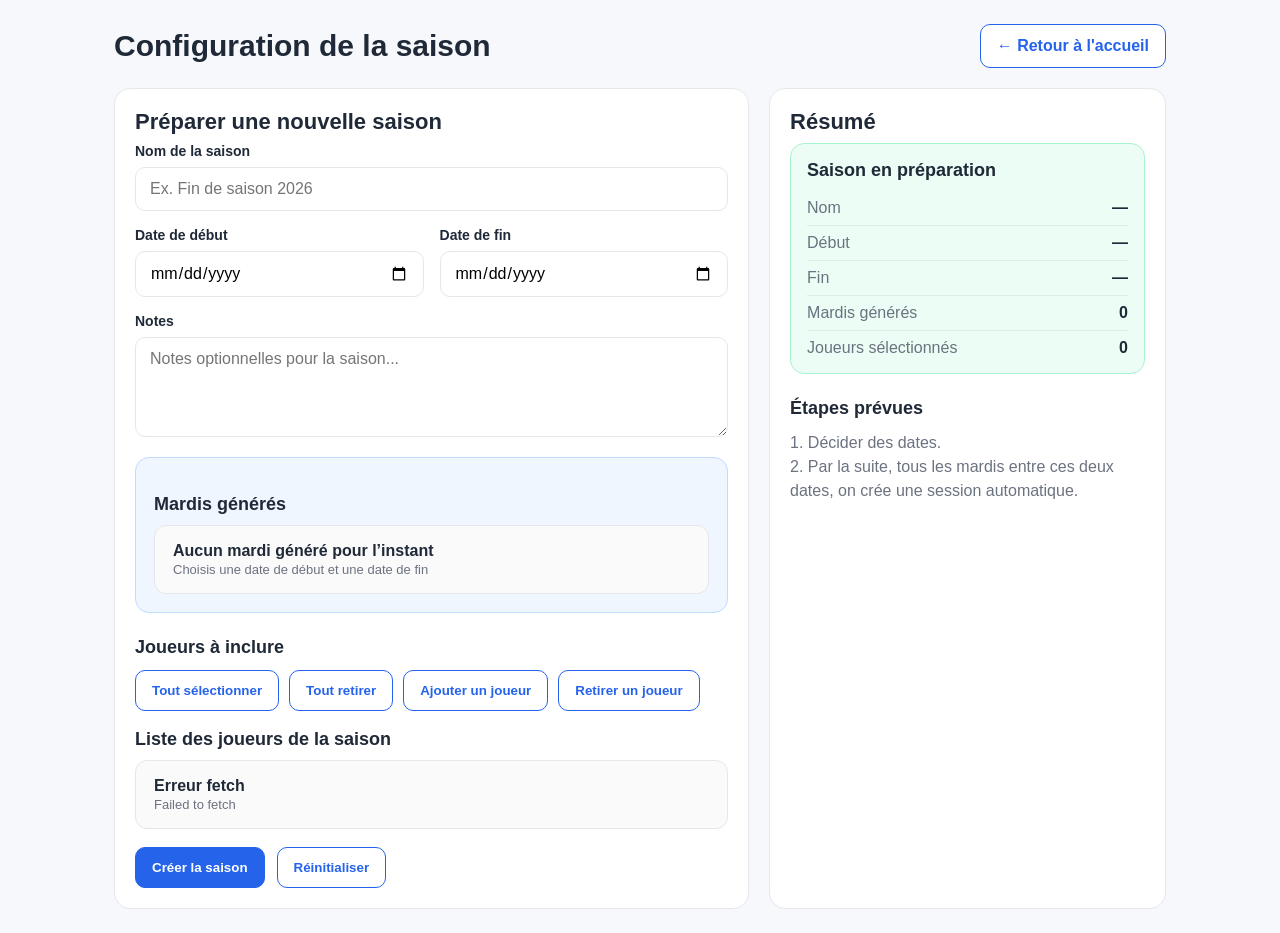
<file: ConfigurationSaison.html>
<!DOCTYPE html>
<html lang="fr">
<head>
  <meta charset="UTF-8" />
  <meta name="viewport" content="width=device-width, initial-scale=1.0" />
  <title>Badminton Stats - Configuration de la saison</title>
  <style>
    :root {
      --bg: #f6f8fb;
      --card: #ffffff;
      --text: #1f2937;
      --muted: #6b7280;
      --line: #e5e7eb;
      --accent: #2563eb;
      --accent-hover: #1d4ed8;
      --success-bg: #ecfdf5;
      --success-line: #a7f3d0;
      --soft: #eff6ff;
      --soft-line: #bfdbfe;
    }

    * { box-sizing: border-box; }

    body {
      margin: 0;
      font-family: Arial, sans-serif;
      background: var(--bg);
      color: var(--text);
    }

    .wrap {
      max-width: 1100px;
      margin: 0 auto;
      padding: 24px;
    }

    .topbar {
      display: flex;
      justify-content: space-between;
      align-items: center;
      gap: 16px;
      margin-bottom: 20px;
      flex-wrap: wrap;
    }

    .topbar h1 {
      margin: 0;
      font-size: 30px;
    }

    .topbar p {
      margin: 6px 0 0;
      color: var(--muted);
    }

    .btn {
      display: inline-block;
      padding: 12px 16px;
      border-radius: 10px;
      text-decoration: none;
      font-weight: bold;
      border: 1px solid var(--accent);
      background: var(--accent);
      color: #fff;
      cursor: pointer;
    }

    .btn:hover {
      background: var(--accent-hover);
    }

    .btn.secondary {
      background: #fff;
      color: var(--accent);
    }

    .layout {
      display: grid;
      grid-template-columns: 1.6fr 1fr;
      gap: 20px;
    }

    .card {
      background: var(--card);
      border: 1px solid var(--line);
      border-radius: 16px;
      padding: 20px;
    }

    .card h2 {
      margin-top: 0;
      margin-bottom: 8px;
      font-size: 22px;
    }

    .card p {
      margin-top: 0;
      color: var(--muted);
      line-height: 1.5;
    }

    .form-grid {
      display: grid;
      grid-template-columns: repeat(2, minmax(0, 1fr));
      gap: 16px;
    }

    .field {
      display: flex;
      flex-direction: column;
      gap: 8px;
    }

    .field.full {
      grid-column: 1 / -1;
    }

    label {
      font-weight: bold;
      font-size: 14px;
    }

    input,
    textarea,
    select {
      width: 100%;
      padding: 12px 14px;
      border: 1px solid var(--line);
      border-radius: 10px;
      font: inherit;
      background: #fff;
    }

    textarea {
      min-height: 100px;
      resize: vertical;
    }

    .section-title {
      margin: 24px 0 12px;
      font-size: 18px;
      font-weight: bold;
    }

    .toolbar {
      display: flex;
      gap: 10px;
      flex-wrap: wrap;
      margin-bottom: 14px;
    }

    .players-list-title,
    .tuesdays-title {
      margin: 18px 0 10px;
      font-size: 18px;
      font-weight: bold;
    }

    .players-list,
    .tuesdays-list {
      display: flex;
      flex-direction: column;
      gap: 10px;
    }

    .player-item,
    .tuesday-item {
      border: 1px solid var(--line);
      border-radius: 12px;
      padding: 16px 18px;
      display: flex;
      align-items: center;
      gap: 14px;
      background: #fafafa;
      width: 100%;
      min-height: 68px;
    }

    .player-item input[type="checkbox"] {
      width: 18px;
      height: 18px;
      margin: 0;
      flex: 0 0 auto;
    }

    .player-name,
    .tuesday-name {
      font-weight: bold;
    }

    .player-code,
    .tuesday-code {
      font-size: 13px;
      color: var(--muted);
      margin-top: 2px;
    }

    .summary-box {
      background: var(--success-bg);
      border: 1px solid var(--success-line);
      border-radius: 14px;
      padding: 16px;
      margin-bottom: 16px;
    }

    .summary-box h3 {
      margin: 0 0 10px;
      font-size: 18px;
    }

    .summary-row {
      display: flex;
      justify-content: space-between;
      gap: 12px;
      padding: 8px 0;
      border-bottom: 1px solid rgba(0,0,0,0.06);
    }

    .summary-row:last-child {
      border-bottom: none;
      padding-bottom: 0;
    }

    .summary-label {
      color: var(--muted);
    }

    .summary-value {
      font-weight: bold;
      text-align: right;
    }

    .preview-box {
      margin-top: 20px;
      padding: 18px;
      border: 1px solid var(--soft-line);
      border-radius: 14px;
      background: var(--soft);
    }

    .actions {
      display: flex;
      gap: 12px;
      flex-wrap: wrap;
      margin-top: 18px;
    }

    @media (max-width: 860px) {
      .layout {
        grid-template-columns: 1fr;
      }

      .form-grid {
        grid-template-columns: 1fr;
      }
    }
  </style>
</head>
<body>
  <div class="wrap">
    <div class="topbar">
      <div>
        <h1>Configuration de la saison</h1>
      </div>
      <a class="btn secondary" href="index.html">← Retour à l'accueil</a>
    </div>

    <div class="layout">
      <section class="card">
        <h2>Préparer une nouvelle saison</h2>

        <form id="seasonSetupForm">
          <div class="form-grid">
            <div class="field full">
              <label for="nomSaison">Nom de la saison</label>
              <input type="text" id="nomSaison" name="nomSaison" placeholder="Ex. Fin de saison 2026" />
            </div>

            <div class="field">
              <label for="dateDebut">Date de début</label>
              <input type="date" id="dateDebut" name="dateDebut" />
            </div>

            <div class="field">
              <label for="dateFin">Date de fin</label>
              <input type="date" id="dateFin" name="dateFin" />
            </div>

            <div class="field full">
              <label for="notesSaison">Notes</label>
              <textarea id="notesSaison" name="notesSaison" placeholder="Notes optionnelles pour la saison..."></textarea>
            </div>
          </div>

          <div class="preview-box">
            <div class="tuesdays-title">Mardis générés</div>
            <div class="tuesdays-list" id="tuesdaysList">
              <div class="tuesday-item">
                <div>
                  <div class="tuesday-name">Aucun mardi généré pour l’instant</div>
                  <div class="tuesday-code">Choisis une date de début et une date de fin</div>
                </div>
              </div>
            </div>
          </div>

          <div class="section-title">Joueurs à inclure</div>

          <div class="toolbar">
            <button type="button" class="btn secondary" id="selectAllPlayers">Tout sélectionner</button>
            <button type="button" class="btn secondary" id="clearAllPlayers">Tout retirer</button>
            <button type="button" class="btn secondary" id="addPlayerBtn">Ajouter un joueur</button>
            <button type="button" class="btn secondary" id="removePlayerBtn">Retirer un joueur</button>
          </div>

          <div class="players-list-title">Liste des joueurs de la saison</div>

          <div class="players-list" id="playersList">
            <div class="player-item">
              <div>
                <div class="player-name">Chargement des joueurs...</div>
                <div class="player-code">Connexion à la base en cours</div>
              </div>
            </div>
          </div>

          <div class="actions">
            <button type="submit" class="btn" id="createSeasonBtn">Créer la saison</button>
            <button type="reset" class="btn secondary" id="resetSeasonBtn">Réinitialiser</button>
          </div>

        </form>
      </section>

      <aside class="card">
        <h2>Résumé</h2>

        <div class="summary-box">
          <h3>Saison en préparation</h3>

          <div class="summary-row">
            <div class="summary-label">Nom</div>
            <div class="summary-value" id="summaryName">—</div>
          </div>

          <div class="summary-row">
            <div class="summary-label">Début</div>
            <div class="summary-value" id="summaryStart">—</div>
          </div>

          <div class="summary-row">
            <div class="summary-label">Fin</div>
            <div class="summary-value" id="summaryEnd">—</div>
          </div>

          <div class="summary-row">
            <div class="summary-label">Mardis générés</div>
            <div class="summary-value" id="summaryTuesdays">0</div>
          </div>

          <div class="summary-row">
            <div class="summary-label">Joueurs sélectionnés</div>
            <div class="summary-value" id="summaryPlayers">0</div>
          </div>
        </div>

        <div class="section-title">Étapes prévues</div>
        <p>
          1. Décider des dates.<br />
          2. Par la suite, tous les mardis entre ces deux dates, on crée une session automatique.
        </p>
      </aside>
    </div>
  </div>

  <script>
    const API_URL = 'https://script.google.com/macros/s/AKfycbwddJ7s8j6uWH2fXP_h7161F_MT5ZU12X15oMx6Xx7icxud1jg9_e3iq28bjfs3X4_y/exec';

    const seasonSetupForm = document.getElementById('seasonSetupForm');
    const createSeasonBtn = document.getElementById('createSeasonBtn');
    const notesSaisonEl = document.getElementById('notesSaison');
    const nomSaisonEl = document.getElementById('nomSaison');
    const dateDebutEl = document.getElementById('dateDebut');
    const dateFinEl = document.getElementById('dateFin');
    const playersListEl = document.getElementById('playersList');
    const tuesdaysListEl = document.getElementById('tuesdaysList');
    const selectAllBtn = document.getElementById('selectAllPlayers');
    const clearAllBtn = document.getElementById('clearAllPlayers');
    const addPlayerBtn = document.getElementById('addPlayerBtn');
    const removePlayerBtn = document.getElementById('removePlayerBtn');
    const resetSeasonBtn = document.getElementById('resetSeasonBtn');

    const summaryNameEl = document.getElementById('summaryName');
    const summaryStartEl = document.getElementById('summaryStart');
    const summaryEndEl = document.getElementById('summaryEnd');
    const summaryTuesdaysEl = document.getElementById('summaryTuesdays');
    const summaryPlayersEl = document.getElementById('summaryPlayers');

    function escapeHtml(value) {
      return String(value ?? '')
        .replace(/&/g, '&amp;')
        .replace(/</g, '&lt;')
        .replace(/>/g, '&gt;')
        .replace(/"/g, '&quot;')
        .replace(/'/g, '&#039;');
    }

    function formatDateForDisplay(dateStr) {
      if (!dateStr) return '—';
      const date = new Date(dateStr + 'T00:00:00');
      return date.toLocaleDateString('fr-CA', {
        year: 'numeric',
        month: 'long',
        day: 'numeric'
      });
    }

    function generateTuesdays(startStr, endStr) {
      if (!startStr || !endStr) return [];

      const start = new Date(startStr + 'T00:00:00');
      const end = new Date(endStr + 'T00:00:00');

      if (Number.isNaN(start.getTime()) || Number.isNaN(end.getTime()) || start > end) {
        return [];
      }

      const current = new Date(start);
      while (current.getDay() !== 2) {
        current.setDate(current.getDate() + 1);
      }

      const results = [];
      let noSession = 1;

      while (current <= end) {
        results.push({
          noSession,
          date: new Date(current)
        });
        current.setDate(current.getDate() + 7);
        noSession += 1;
      }

      return results;
    }

    function renderTuesdays() {
      const tuesdays = generateTuesdays(dateDebutEl.value, dateFinEl.value);

      summaryStartEl.textContent = formatDateForDisplay(dateDebutEl.value);
      summaryEndEl.textContent = formatDateForDisplay(dateFinEl.value);
      summaryTuesdaysEl.textContent = tuesdays.length;

      if (!dateDebutEl.value || !dateFinEl.value) {
        tuesdaysListEl.innerHTML = `
          <div class="tuesday-item">
            <div>
              <div class="tuesday-name">Aucun mardi généré pour l’instant</div>
              <div class="tuesday-code">Choisis une date de début et une date de fin</div>
            </div>
          </div>
        `;
        return;
      }

      if (tuesdays.length === 0) {
        tuesdaysListEl.innerHTML = `
          <div class="tuesday-item">
            <div>
              <div class="tuesday-name">Aucun mardi trouvé</div>
              <div class="tuesday-code">Vérifie les dates choisies</div>
            </div>
          </div>
        `;
        return;
      }

      tuesdaysListEl.innerHTML = tuesdays.map(item => `
        <div class="tuesday-item">
          <div>
            <div class="tuesday-name">Session ${item.noSession}</div>
            <div class="tuesday-code">${item.date.toLocaleDateString('fr-CA', {
              year: 'numeric',
              month: 'long',
              day: 'numeric'
            })}</div>
          </div>
        </div>
      `).join('');
    }

    function updateSelectedPlayersCount() {
      const checked = document.querySelectorAll('input[name="playerSelection"]:checked').length;
      summaryPlayersEl.textContent = checked;
    }

    function updateSummaryName() {
      const value = nomSaisonEl.value.trim();
      summaryNameEl.textContent = value || '—';
    }

    function bindPlayerEvents() {
      const checkboxes = document.querySelectorAll('input[name="playerSelection"]');

      checkboxes.forEach(box => {
        box.addEventListener('change', updateSelectedPlayersCount);
      });

      selectAllBtn.addEventListener('click', () => {
        checkboxes.forEach(box => {
          box.checked = true;
        });
        updateSelectedPlayersCount();
      });

      clearAllBtn.addEventListener('click', () => {
        checkboxes.forEach(box => {
          box.checked = false;
        });
        updateSelectedPlayersCount();
      });
    }

    async function loadPlayers() {
      try {
        const response = await fetch(`${API_URL}?action=getPlayers`);
        const result = await response.json();

        if (!result.ok || !Array.isArray(result.data)) {
          playersListEl.innerHTML = `
            <div class="player-item">
              <div>
                <div class="player-name">Erreur de chargement</div>
                <div class="player-code">${escapeHtml(result.error || 'Réponse API invalide')}</div>
              </div>
            </div>
          `;
          return;
        }

        const players = result.data;

console.log('players API =', players);
console.log('premier joueur =', players[0]);
console.log('ids joueurs =', players.map(p => p.player_id));

        if (players.length === 0) {
          playersListEl.innerHTML = `
            <div class="player-item">
              <div>
                <div class="player-name">Aucun joueur trouvé</div>
                <div class="player-code">La base ne contient aucun joueur pour l'instant</div>
              </div>
            </div>
          `;
          return;
        }

        playersListEl.innerHTML = players.map(player => {
          const playerId = escapeHtml(player.joueur_id || player.player_id || '');
          const playerName = escapeHtml(player.nom || 'Sans nom');

          return `
            <label class="player-item">
              <input type="checkbox" name="playerSelection" value="${playerId}" />
              <div>
                <div class="player-name">${playerName}</div>
                <div class="player-code">${playerId}</div>
              </div>
            </label>
          `;
        }).join('');

        bindPlayerEvents();
        updateSelectedPlayersCount();
      } catch (error) {
        playersListEl.innerHTML = `
          <div class="player-item">
            <div>
              <div class="player-name">Erreur fetch</div>
              <div class="player-code">${escapeHtml(error.message || error)}</div>
            </div>
          </div>
        `;
      }
    }

    nomSaisonEl.addEventListener('input', updateSummaryName);
    dateDebutEl.addEventListener('change', renderTuesdays);
    dateFinEl.addEventListener('change', renderTuesdays);

addPlayerBtn.addEventListener('click', async () => {
  const nom = prompt('Nom du nouveau joueur :');

  if (!nom || !nom.trim()) {
    return;
  }

  try {
    const response = await fetch(API_URL, {
      method: 'POST',
      headers: {
        'Content-Type': 'text/plain;charset=utf-8'
      },
      body: JSON.stringify({
        action: 'addPlayer',
        nom: nom.trim()
      })
    });

    const result = await response.json();

    if (!result.ok) {
      throw new Error(result.error || 'Erreur API inconnue');
    }

    await loadPlayers();
    alert(`Joueur ajouté : ${nom.trim()}`);
  } catch (error) {
    console.error(error);
    alert('Erreur lors de l’ajout : ' + (error.message || error));
  }
});

removePlayerBtn.addEventListener('click', async () => {
  const selected = Array.from(
    document.querySelectorAll('input[name="playerSelection"]:checked')
  );

  if (selected.length !== 1) {
    alert('Coche un seul joueur à retirer.');
    return;
  }

  const joueurId = selected[0].value;
  const rowEl = selected[0].closest('label');
  const joueurName =
    rowEl?.querySelector('.player-name')?.textContent?.trim() || joueurId;
  const joueurCode =
    rowEl?.querySelector('.player-code')?.textContent?.trim() || joueurId;

  const ok = confirm(`Retirer ce joueur de la liste active ?\n\n${joueurName} (${joueurCode})`);
  if (!ok) {
    return;
  }

  try {
    const response = await fetch(API_URL, {
      method: 'POST',
      headers: {
        'Content-Type': 'text/plain;charset=utf-8'
      },
      body: JSON.stringify({
        action: 'removePlayer',
        joueur_id: joueurId,
        player_id: joueurId,
        id: joueurId,
        nom: joueurName
      })
    });

    const result = await response.json();

    if (!result.ok) {
      throw new Error(result.error || 'Erreur API inconnue');
    }

    await loadPlayers();
    alert(`Joueur retiré : ${joueurName}`);
  } catch (error) {
    console.error(error);
    alert('Erreur lors du retrait : ' + (error.message || error));
  }
});

    resetSeasonBtn.addEventListener('click', () => {
      setTimeout(() => {
        updateSummaryName();
        renderTuesdays();
        const checkboxes = document.querySelectorAll('input[name="playerSelection"]');
        checkboxes.forEach(box => {
          box.checked = false;
        });
        updateSelectedPlayersCount();
      }, 0);
    });
function buildSeasonPayload() {
  const selectedPlayers = Array.from(
    document.querySelectorAll('input[name="playerSelection"]:checked')
  ).map(box => box.value);

  const sessions = generateTuesdays(dateDebutEl.value, dateFinEl.value).map(item => ({
    no_session: item.noSession,
    date: item.date.toISOString().slice(0, 10)
  }));

  return {
    nom_saison: nomSaisonEl.value.trim(),
    date_debut: dateDebutEl.value,
    date_fin: dateFinEl.value,
    notes: notesSaisonEl.value.trim(),
    joueurs: selectedPlayers,
    sessions
  };
}

seasonSetupForm.addEventListener('submit', async (e) => {
  e.preventDefault();

  const payload = buildSeasonPayload();

  if (!payload.nom_saison) {
    alert('Entre un nom de saison.');
    return;
  }

  if (!payload.date_debut || !payload.date_fin) {
    alert('Choisis une date de début et une date de fin.');
    return;
  }

  if (payload.sessions.length === 0) {
    alert('Aucune session du mardi n’a été générée.');
    return;
  }

  if (payload.joueurs.length === 0) {
    alert('Sélectionne au moins un joueur.');
    return;
  }

  createSeasonBtn.disabled = true;
  createSeasonBtn.textContent = 'Sauvegarde...';

  try {
    const response = await fetch(API_URL, {
      method: 'POST',
      headers: {
        'Content-Type': 'text/plain;charset=utf-8'
      },
      body: JSON.stringify({
        action: 'createSeason',
        ...payload
      })
    });

    const result = await response.json();

    if (!result.ok) {
      throw new Error(result.error || 'Erreur API inconnue');
    }

    alert('Saison sauvegardée avec succès.');
    console.log('Résultat createSeason :', result);
  } catch (error) {
    console.error(error);
    alert('Erreur lors de la sauvegarde : ' + (error.message || error));
  } finally {
    createSeasonBtn.disabled = false;
    createSeasonBtn.textContent = 'Créer la saison';
  }
});
    updateSummaryName();
    renderTuesdays();
    loadPlayers();
  </script>
</body>
</html>
</file>
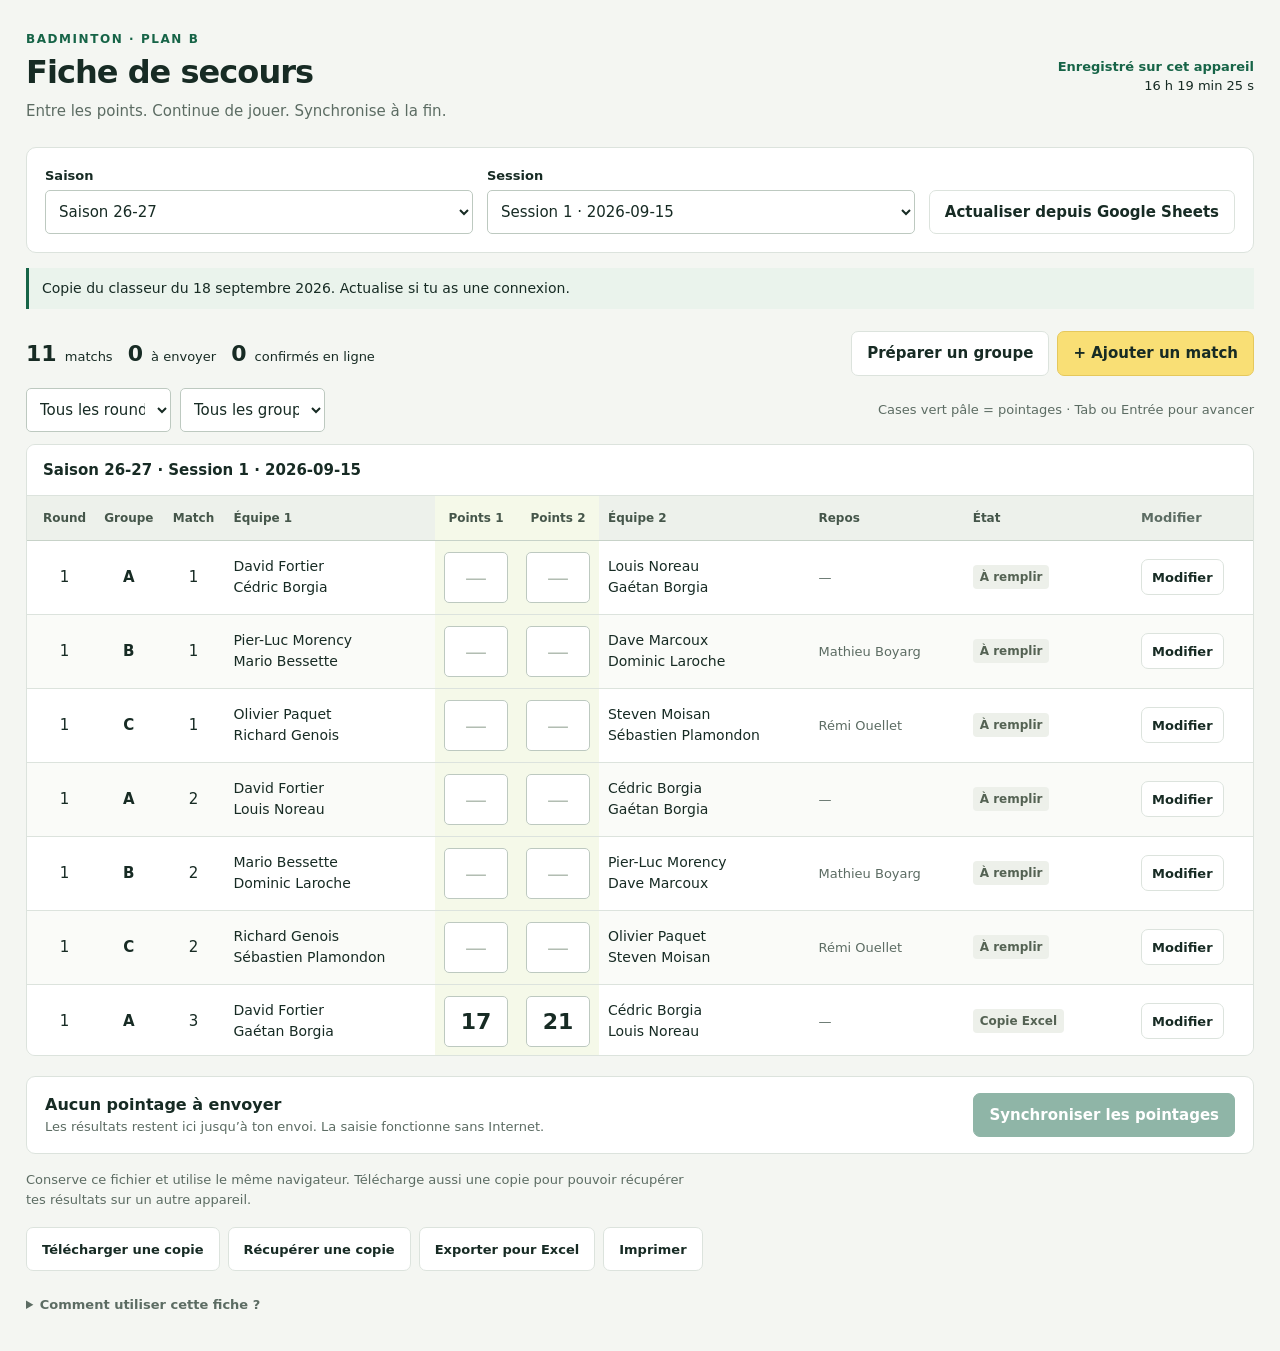
<file: match-backup.html>
<!doctype html>
<html lang="fr">
<head>
<meta charset="utf-8">
<meta name="viewport" content="width=device-width,initial-scale=1">
<title>Badminton · Fiche de secours</title>
<style>
:root{--ink:#172b24;--muted:#5c6c63;--green:#166447;--line:#dce3dd;--paper:#fff;--bg:#f4f6f2;--yellow:#f9df75}
*{box-sizing:border-box}body{margin:0;background:var(--bg);color:var(--ink);font:15px/1.5 system-ui,-apple-system,BlinkMacSystemFont,"Segoe UI",sans-serif}button,input,select{font:inherit}button{cursor:pointer;border:1px solid var(--line);background:white;color:var(--ink);border-radius:7px;padding:10px 15px;font-weight:650;min-height:44px}button:hover{border-color:var(--green);background:#eff6f0}button:disabled{opacity:.48;cursor:default}button.primary{background:var(--green);color:white;border-color:var(--green)}button.add{background:var(--yellow);border-color:#e5c85c}button.subtle{padding:6px 10px;min-height:36px;font-size:13px}button.danger{color:#9c2c21}input,select{border:1px solid #bdc9c0;border-radius:5px;background:white;padding:9px;min-height:44px;color:var(--ink);max-width:100%}input:focus,select:focus,button:focus-visible{outline:3px solid #9ad2b6;outline-offset:2px}select{width:100%}label{display:block;font-weight:650;font-size:13px;margin-bottom:5px}.shell{max-width:1450px;margin:auto;padding:30px 26px 36px}.masthead{display:flex;justify-content:space-between;gap:24px;align-items:center;margin-bottom:24px}.eyebrow{font-size:12px;font-weight:750;letter-spacing:.13em;color:var(--green);text-transform:uppercase}h1{font-size:32px;line-height:1.2;letter-spacing:-.03em;margin:5px 0 9px}p{margin:0;color:var(--muted)}.local-mark{font-size:13px;max-width:245px;text-align:right}.local-mark b{color:var(--green);display:block}.controls{display:grid;grid-template-columns:1fr 1fr auto;gap:14px;align-items:end;background:var(--paper);border:1px solid var(--line);border-radius:10px;padding:18px;margin-bottom:15px}.notice{border-left:3px solid var(--green);padding:10px 13px;background:#eaf3ec;font-size:14px;margin:12px 0}.notice.warning{background:#fff1d8;border-color:#b56c07;color:#744000}.notice.error{background:#fdebe8;border-color:#b83727;color:#852719}[hidden]{display:none!important}.toolbar{display:flex;align-items:center;justify-content:space-between;gap:12px;flex-wrap:wrap;margin:22px 0 12px}.actions{display:flex;gap:8px;flex-wrap:wrap}.filters{display:flex;gap:9px;align-items:center}.filters select{width:145px}.stats{display:flex;gap:15px;align-items:baseline;font-size:13px}.stats strong{font-size:22px;margin-right:4px;color:var(--ink)}.table-wrap{overflow:auto;background:white;border:1px solid var(--line);border-radius:9px;max-height:68vh}table{border-collapse:separate;border-spacing:0;width:100%;min-width:1060px}caption{text-align:left;padding:14px 16px;border-bottom:1px solid var(--line);font-weight:650}th{position:sticky;top:0;z-index:1;background:#edf1eb;border-bottom:1px solid #c7d2c8;text-align:left;font-size:12px;color:#45564a;white-space:nowrap;padding:12px 9px}td{border-bottom:1px solid var(--line);padding:11px 9px;vertical-align:middle}tbody tr:last-child td{border-bottom:0}tbody tr:nth-child(even){background:#fafbf8}td:first-child,th:first-child{padding-left:16px}.compact{text-align:center;width:62px}.team{min-width:175px}.team span{display:block;white-space:nowrap;font-size:14px}.score-cell{width:80px;background:#f5f9e9;text-align:center}.score{width:64px;padding:8px 4px;text-align:center;font-size:22px;font-weight:700;font-variant-numeric:tabular-nums}.score::placeholder{font-weight:400;color:#b2bdb2}.score[aria-invalid="true"]{border-color:#b83727;background:#fff0ee}.waiting{max-width:150px;font-size:13px;color:var(--muted)}.status{font-size:12px;max-width:215px;min-width:140px}.pill{display:inline-block;border-radius:4px;padding:3px 7px;background:#edf0ea;color:#546253;font-size:12px;font-weight:600}.pill.pending{background:#fff0c1;color:#7e5207}.pill.synced{background:#def2e6;color:#145d3c}.pill.conflict,.pill.error,.pill.uncertain{background:#fce5df;color:#952b21}.detail{display:block;color:#8c3428;font-size:12px;line-height:1.35;margin-top:5px}.empty{text-align:center;padding:36px;color:var(--muted)}.footer{display:flex;justify-content:space-between;gap:18px;flex-wrap:wrap;margin-top:16px;font-size:13px}.footer p{max-width:660px}.help{margin-top:24px;font-size:13px;color:var(--muted)}.help summary{cursor:pointer;font-weight:650}.help p{margin-top:10px;max-width:880px}.syncbar{display:flex;gap:14px;align-items:center;justify-content:space-between;margin-top:20px;background:white;border:1px solid var(--line);padding:16px 18px;border-radius:9px}.syncbar p{font-size:13px}.syncbar strong{display:block;font-size:16px}.sync-actions{display:flex;gap:9px}.progress{margin-top:14px}progress{width:100%;accent-color:var(--green)}.muted{color:var(--muted);font-size:13px}.dialog{border:1px solid var(--line);border-radius:12px;max-width:690px;width:calc(100% - 28px);padding:24px;color:var(--ink);max-height:90vh;overflow:auto}.dialog::backdrop{background:#172b2466}.dialog h2{margin:0 0 16px;font-size:23px}.form-grid{display:grid;grid-template-columns:repeat(2,minmax(0,1fr));gap:15px}.form-grid .wide{grid-column:1/-1}.form-grid input{width:100%}.dialog-actions{display:flex;gap:8px;justify-content:flex-end;flex-wrap:wrap;margin-top:22px}.dialog .error-text{color:#9c2c21;margin-top:12px}.review{max-height:38vh;overflow:auto;margin:14px 0}.review ul{margin:0;padding-left:24px}.review li{margin:8px 0}.review-score{font-variant-numeric:tabular-nums;font-weight:700}.mode-note{font-size:13px;color:var(--muted);padding-top:6px}
@media(max-width:700px){.shell{padding:20px 12px}.masthead{align-items:flex-start;gap:12px}h1{font-size:27px}.local-mark{max-width:120px;font-size:11px}.controls{grid-template-columns:1fr;padding:14px}.controls button{width:100%}.toolbar{align-items:stretch}.toolbar>.actions{width:100%}.toolbar>.actions button{flex:1}.stats{gap:10px;flex-wrap:wrap}.syncbar{display:block;padding:14px}.sync-actions{margin-top:12px}.sync-actions button{flex:1}.footer{display:block}.footer .actions{margin-top:14px}.footer .actions button{flex:1}.table-wrap{max-height:65vh}.filters select{width:135px}.dialog{padding:18px}.form-grid{gap:12px}.help{margin-top:18px}}
@media print{body{background:white}.shell{padding:0}.controls,.toolbar .actions,.filters,.footer .actions,.syncbar,.help,.progress,.notice,dialog,.row-actions{display:none!important}.masthead{margin-bottom:12px}.local-mark{display:none}.table-wrap{overflow:visible;max-height:none;border:0}table{min-width:0;font-size:10px}th{position:static}td,th{padding:6px}.team{min-width:110px}.team span{white-space:normal;font-size:11px}.score{border:0;font-size:15px;width:36px;min-height:20px;padding:0}.score-cell{width:40px}.waiting,.status{font-size:10px;min-width:0}.status{max-width:110px}h1{font-size:23px}@page{size:landscape;margin:10mm}}
</style>
</head>
<body>
<main class="shell">
 <header class="masthead"><div><div class="eyebrow">Badminton · Plan B</div><h1>Fiche de secours</h1><p>Entre les points. Continue de jouer. Synchronise à la fin.</p></div><div class="local-mark"><b id="saveTitle">Sur cet appareil</b><span id="saveDetail">Saisie enregistrée automatiquement</span></div></header>
 <section class="controls" aria-label="Choix de la session"><div><label for="season">Saison</label><select id="season" data-idle></select></div><div><label for="session">Session</label><select id="session" data-idle></select></div><button id="load" data-idle>Actualiser depuis Google Sheets</button></section>
 <div id="storageAlert" class="notice error" role="alert" hidden></div>
 <div id="message" class="notice" role="status">Copie du classeur du 18 septembre 2026. Actualise si tu as une connexion.</div>
 <section class="toolbar"><div class="stats" id="stats"></div><div class="actions"><button id="addGroup" data-idle>Préparer un groupe</button><button id="addRow" class="add" data-idle>+ Ajouter un match</button></div></section>
 <div class="toolbar" style="margin-top:0"><div class="filters"><select id="roundFilter" aria-label="Filtrer par round"><option value="">Tous les rounds</option><option value="1">Round 1</option><option value="2">Round 2</option><option value="3">Round 3</option></select><select id="groupFilter" aria-label="Filtrer par groupe"><option value="">Tous les groupes</option><option>A</option><option>B</option><option>C</option><option>D</option><option>E</option></select></div><span class="muted">Cases vert pâle = pointages · Tab ou Entrée pour avancer</span></div>
 <div class="table-wrap" tabindex="0" aria-label="Fiche des matchs, défilement horizontal disponible"><table><caption id="caption"></caption><thead><tr><th class="compact">Round</th><th class="compact">Groupe</th><th class="compact">Match</th><th>Équipe 1</th><th class="score-cell">Points 1</th><th class="score-cell">Points 2</th><th>Équipe 2</th><th>Repos</th><th>État</th><th class="row-actions"><span class="muted">Modifier</span></th></tr></thead><tbody id="rows"></tbody></table></div>
 <section class="syncbar"><div><strong id="syncCount">Aucun pointage à envoyer</strong><p>Les résultats restent ici jusqu’à ton envoi. La saisie fonctionne sans Internet.</p></div><div class="sync-actions"><button id="stop" hidden>Arrêter après ce match</button><button id="sync" class="primary" data-idle>Synchroniser les pointages</button></div></section>
 <div class="progress" id="progressBox" hidden><label for="progress" id="progressText"></label><progress id="progress" value="0" max="1"></progress></div>
 <footer class="footer"><p>Conserve ce fichier et utilise le même navigateur. Télécharge aussi une copie pour pouvoir récupérer tes résultats sur un autre appareil.</p><div class="actions"><button id="export">Télécharger une copie</button><button id="import" data-idle>Récupérer une copie</button><button id="csv">Exporter pour Excel</button><button id="print">Imprimer</button></div></footer>
 <input type="file" id="importFile" accept="application/json,.json" hidden>
 <details class="help"><summary>Comment utiliser cette fiche ?</summary><p>1. Choisis la saison et la session. Actualise quand Internet est disponible. Les équipes déjà présentes dans ton classeur sont affichées; les autres matchs des groupes connus sont proposés avec les rotations de ta page Matchs.</p><p>2. Remplis les deux cases de points, dans l’ordre que tu veux. Pour un autre round, utilise « Préparer un groupe » avec les joueurs dans l’ordre 1 à 5, ou ajoute les matchs manuellement. Aucune montée ou descente de joueurs n’est calculée ici.</p><p>3. À la fin, utilise « Synchroniser les pointages », vérifie la liste puis envoie. Utilise un seul appareil pour l’envoi et attends la confirmation. Un score différent déjà présent sur Google Sheets est signalé; ta copie est conservée.</p><p>Un blocage du serveur peut aussi empêcher cet envoi. Tu peux toujours télécharger tes résultats ou les exporter pour Excel. Quand tous les résultats de la soirée sont synchronisés, termine la session dans ta page Matchs habituelle pour recalculer les classements.</p><p>« Copie Excel » signifie que la valeur vient du fichier du 18 septembre, sans vérification en ligne. « Synchronisé » signifie qu’une relecture de Google Sheets a confirmé le résultat. Un fichier JSON récupéré ajoute les résultats manquants; un conflit reste à vérifier.</p></details>
</main>
<dialog class="dialog" id="editor"><form id="editForm"><h2 id="editTitle">Ajouter un match</h2><div class="form-grid" id="editFields"></div><p class="error-text" id="editError" role="alert"></p><div class="dialog-actions"><button type="button" id="deleteRow" class="danger" hidden>Retirer cette ligne locale</button><button type="button" id="cancelEdit">Annuler</button><button type="submit" class="primary">Garder sur cet appareil</button></div></form></dialog>
<dialog class="dialog" id="review"><h2>Envoyer les pointages</h2><p id="reviewSummary"></p><div class="review" id="reviewList"></div><p>Les matchs seront envoyés un à un. Un résultat différent déjà enregistré restera à vérifier.</p><div class="dialog-actions"><button id="cancelSync">Annuler</button><button id="confirmSync" class="primary">Envoyer</button></div></dialog>
<script>
'use strict';
// Autonome : aucune bibliothèque externe et aucun envoi au chargement.
// API reprise du fichier matchs fourni. Les validations du serveur sont conservées.
const API_URL = 'https://script.google.com/macros/s/AKfycbwddJ7s8j6uWH2fXP_h7161F_MT5ZU12X15oMx6Xx7icxud1jg9_e3iq28bjfs3X4_y/exec';
const SEED = {"date": "2026-09-18", "players": [{"joueur_id": "PLY-001", "nom": "Sébastien Moisan"}, {"joueur_id": "PLY-002", "nom": "David Fortier"}, {"joueur_id": "PLY-003", "nom": "Cédric Borgia"}, {"joueur_id": "PLY-004", "nom": "Louis Noreau"}, {"joueur_id": "PLY-005", "nom": "Dominic Beaupré"}, {"joueur_id": "PLY-006", "nom": "Pier-Luc Morency"}, {"joueur_id": "PLY-007", "nom": "Étienne Drolet"}, {"joueur_id": "PLY-008", "nom": "Richard Genois"}, {"joueur_id": "PLY-009", "nom": "Mario Bessette"}, {"joueur_id": "PLY-010", "nom": "Yvan Renaud"}, {"joueur_id": "PLY-011", "nom": "Gaétan Borgia"}, {"joueur_id": "PLY-012", "nom": "Sébastien Plamondon"}, {"joueur_id": "PLY-013", "nom": "Julien Auger"}, {"joueur_id": "PLY-014", "nom": "Rémi Ouellet"}, {"joueur_id": "PLY-015", "nom": "Dominic Laroche"}, {"joueur_id": "PLY-016", "nom": "Dave Marcoux"}, {"joueur_id": "PLY-017", "nom": "Mathieu Boyarg"}, {"joueur_id": "PLY-018", "nom": "Steven Moisan"}, {"joueur_id": "PLY-019", "nom": "Olivier Paquet"}, {"joueur_id": "PLY-020", "nom": "Frédéric Boucher"}, {"joueur_id": "PLY-021", "nom": "Joueur Invité"}, {"joueur_id": "PLY-022", "nom": "Charles Gourdeau"}, {"joueur_id": "PLY-023", "nom": "Dominic Marcotte"}], "seasons": [{"saison_id": "SEA-20260328-115921", "nom_saison": "Saison 25-26", "statut": "terminee", "sessions": [{"no_session": "1", "date": "2026-03-24", "barree": true}, {"no_session": "2", "date": "2026-03-31", "barree": true}, {"no_session": "3", "date": "2026-04-07", "barree": true}, {"no_session": "4", "date": "2026-04-14", "barree": true}, {"no_session": "5", "date": "2026-04-21", "barree": true}, {"no_session": "6", "date": "2026-04-28", "barree": true}, {"no_session": 7, "date": "2026-05-05"}, {"no_session": 8, "date": "2026-05-12"}]}, {"saison_id": "SEA-20260913-130039", "nom_saison": "Saison 26-27", "statut": "active", "sessions": [{"no_session": "1", "date": "2026-09-15", "barree": false}, {"no_session": "2", "date": "2026-09-22", "barree": false}, {"no_session": "3", "date": "2026-09-29", "barree": false}, {"no_session": "4", "date": "2026-10-06", "barree": false}, {"no_session": "5", "date": "2026-10-13", "barree": false}, {"no_session": "6", "date": "2026-10-20", "barree": false}, {"no_session": "7", "date": "2026-10-27", "barree": false}, {"no_session": "8", "date": "2026-11-03", "barree": false}, {"no_session": "9", "date": "2026-11-10", "barree": false}, {"no_session": "10", "date": "2026-11-17", "barree": false}, {"no_session": "11", "date": "2026-11-24", "barree": false}, {"no_session": "12", "date": "2026-12-01", "barree": false}, {"no_session": "13", "date": "2026-12-08", "barree": false}, {"no_session": "14", "date": "2026-12-15", "barree": false}, {"no_session": "15", "date": "2026-12-22", "barree": false}, {"no_session": "16", "date": "2026-12-29", "barree": false}, {"no_session": "17", "date": "2027-01-05", "barree": false}, {"no_session": "18", "date": "2027-01-12", "barree": false}, {"no_session": "19", "date": "2027-01-19", "barree": false}, {"no_session": "20", "date": "2027-01-26", "barree": false}, {"no_session": "21", "date": "2027-02-02", "barree": false}, {"no_session": "22", "date": "2027-02-09", "barree": false}, {"no_session": "23", "date": "2027-02-16", "barree": false}, {"no_session": "24", "date": "2027-02-23", "barree": false}, {"no_session": "25", "date": "2027-03-02", "barree": false}, {"no_session": "26", "date": "2027-03-09", "barree": false}, {"no_session": "27", "date": "2027-03-16", "barree": false}, {"no_session": "28", "date": "2027-03-23", "barree": false}, {"no_session": "29", "date": "2027-03-30", "barree": false}, {"no_session": "30", "date": "2027-04-06", "barree": false}, {"no_session": "31", "date": "2027-04-13", "barree": false}, {"no_session": "32", "date": "2027-04-20", "barree": false}, {"no_session": "33", "date": "2027-04-27", "barree": false}]}], "season": "SEA-20260913-130039", "session": "1", "matches": [{"match_id": "MAT-20260915-193858-001", "saison_id": "SEA-20260913-130039", "no_session": 1, "round_no": 1, "match_no": 1, "groupe_code": "A", "court_no": 1, "team1_player1_id": "{\"joueur_id\":\"PLY-002\",\"tag\":\"1\"}", "team1_player2_id": "{\"joueur_id\":\"PLY-003\",\"tag\":\"2\"}", "team2_player1_id": "{\"joueur_id\":\"PLY-004\",\"tag\":\"3\"}", "team2_player2_id": "{\"joueur_id\":\"PLY-011\",\"tag\":\"4\"}", "waiting_player_id": "", "team1_score": "", "team2_score": "", "winner_team": "", "notes": "", "created_at": 46280.81872920139}, {"match_id": "MAT-20260915-193858-002", "saison_id": "SEA-20260913-130039", "no_session": 1, "round_no": 1, "match_no": 1, "groupe_code": "B", "court_no": 2, "team1_player1_id": "{\"joueur_id\":\"PLY-006\",\"tag\":\"1\"}", "team1_player2_id": "{\"joueur_id\":\"PLY-009\",\"tag\":\"2\"}", "team2_player1_id": "{\"joueur_id\":\"PLY-016\",\"tag\":\"3\"}", "team2_player2_id": "{\"joueur_id\":\"PLY-015\",\"tag\":\"4\"}", "waiting_player_id": "{\"joueur_id\":\"PLY-017\",\"tag\":\"5\"}", "team1_score": "", "team2_score": "", "winner_team": "", "notes": "", "created_at": 46280.81872920139}, {"match_id": "MAT-20260915-193858-003", "saison_id": "SEA-20260913-130039", "no_session": 1, "round_no": 1, "match_no": 1, "groupe_code": "C", "court_no": 3, "team1_player1_id": "{\"joueur_id\":\"PLY-019\",\"tag\":\"1\"}", "team1_player2_id": "{\"joueur_id\":\"PLY-008\",\"tag\":\"2\"}", "team2_player1_id": "{\"joueur_id\":\"PLY-018\",\"tag\":\"3\"}", "team2_player2_id": "{\"joueur_id\":\"PLY-012\",\"tag\":\"4\"}", "waiting_player_id": "{\"joueur_id\":\"PLY-014\",\"tag\":\"5\"}", "team1_score": "", "team2_score": "", "winner_team": "", "notes": "", "created_at": 46280.81872920139}, {"match_id": "MAT-20260915-202536-001", "saison_id": "SEA-20260913-130039", "no_session": 1, "round_no": 1, "match_no": 3, "groupe_code": "A", "court_no": 1, "team1_player1_id": "{\"joueur_id\":\"PLY-002\",\"tag\":\"1\"}", "team1_player2_id": "{\"joueur_id\":\"PLY-011\",\"tag\":\"4\"}", "team2_player1_id": "{\"joueur_id\":\"PLY-003\",\"tag\":\"2\"}", "team2_player2_id": "{\"joueur_id\":\"PLY-004\",\"tag\":\"3\"}", "waiting_player_id": "", "team1_score": 17, "team2_score": 21, "winner_team": 2, "notes": "", "created_at": 46280.8511199537}], "groups": [{"saison_id": "SEA-20260913-130039", "no_session": 1, "round_no": 1, "group_code": "C", "composition": [{"joueur_id": "PLY-019", "tag": "1"}, {"joueur_id": "PLY-008", "tag": "2"}, {"joueur_id": "PLY-018", "tag": "3"}, {"joueur_id": "PLY-012", "tag": "4"}, {"joueur_id": "PLY-014", "tag": "5"}]}, {"saison_id": "SEA-20260913-130039", "no_session": 1, "round_no": 1, "group_code": "B", "composition": [{"joueur_id": "PLY-006", "tag": "1"}, {"joueur_id": "PLY-009", "tag": "2"}, {"joueur_id": "PLY-016", "tag": "3"}, {"joueur_id": "PLY-015", "tag": "4"}, {"joueur_id": "PLY-017", "tag": "5"}]}, {"saison_id": "SEA-20260913-130039", "no_session": 1, "round_no": 1, "group_code": "A", "composition": [{"joueur_id": "PLY-002", "tag": "1"}, {"joueur_id": "PLY-003", "tag": "2"}, {"joueur_id": "PLY-004", "tag": "3"}, {"joueur_id": "PLY-011", "tag": "4"}]}]};
const VERSION=1, PREFIX='badminton.backup.v1.';
const CATALOG_KEY=PREFIX+API_URL.split('/s/')[1].split('/')[0]+'.catalog';
const $=id=>document.getElementById(id);
const str=v=>String(v??'').trim();
const cleanNumber=v=>str(v).replace(/\.0+$/,'');
const escapeHtml=v=>str(v).replace(/[&<>"']/g,c=>({'&':'&amp;','<':'&lt;','>':'&gt;','"':'&quot;',"'":'&#39;'}[c]));
const clone=v=>JSON.parse(JSON.stringify(v));
const uid=()=>globalThis.crypto?.randomUUID?.() || Date.now().toString(36)+'-'+Math.random().toString(36).slice(2);
const slots=['team1_player1_id','team1_player2_id','team2_player1_id','team2_player2_id','waiting_player_id'];
let seasons=clone(SEED.seasons), players=new Map(SEED.players.map(p=>[p.joueur_id,p.nom]));
let bucket=null, revision=null, storageOK=true, storageConflict=false, busy=false, stopRequested=false, editMode='', editId='', reviewIds=[];
const keyOf=r=>[cleanNumber(r.round_no),str(r.group_code||r.groupe_code).toUpperCase(),cleanNumber(r.match_no)].join('|');
const groupKey=r=>[cleanNumber(r.round_no),str(r.group_code||r.groupe_code).toUpperCase()].join('|');
const storageKey=()=>PREFIX+API_URL.split('/s/')[1].split('/')[0]+'.'+bucket.saison_id+'.'+bucket.no_session;
const hasScore=r=>str(r.team1_score)!=='' || str(r.team2_score)!=='';
const completed=r=>str(r.team1_score)!=='' && str(r.team2_score)!=='';
const rowSort=(a,b)=>Number(a.round_no)-Number(b.round_no)||Number(a.match_no)-Number(b.match_no)||a.group_code.localeCompare(b.group_code);
function playerRef(value){
 if(!value)return {id:'',tag:''};
 if(typeof value==='string' && value.trim().startsWith('{')){try{return playerRef(JSON.parse(value));}catch{return {id:'',tag:''};}}
 if(typeof value==='object')return {id:str(value.joueur_id||value.player_id),tag:str(value.canonical_tag||value.tag)};
 return {id:str(value),tag:''};
}
function parseList(value){if(Array.isArray(value))return value;if(typeof value==='string'){try{const v=JSON.parse(value);return Array.isArray(v)?v:[];}catch{}}return [];}
function normalizeRow(raw,source='excel'){
 const row={id:uid(),round_no:cleanNumber(raw.round_no),match_no:cleanNumber(raw.match_no),group_code:str(raw.group_code||raw.groupe_code).toUpperCase(),team1_score:str(raw.team1_score),team2_score:str(raw.team2_score),match_id:str(raw.match_id),pending:false,status:source,detail:'',updatedAt:'',refs:{}};
 for(const field of slots){const p=playerRef(raw[field]??raw[field.replace(/_id$/,'')]);row[field]=p.id;row.refs[p.id]=p.tag;}
 return row;
}
function compositionOf(raw){
 const list=parseList(raw.composition??raw.composition_json).map((v,i)=>{const p=playerRef(v);return {joueur_id:p.id,tag:p.tag||String(i+1)};});
 if(list.length && list.every(p=>/^[1-5]$/.test(p.tag)) && new Set(list.map(p=>p.tag)).size===list.length)list.sort((a,b)=>Number(a.tag)-Number(b.tag));
 return list;
}
function rotation(ids,round,match){
 const four=[[0,1,2,3,-1],[0,2,1,3,-1],[0,3,1,2,-1]];
 const five1=[[1,2,0,4,3],[1,3,0,2,4],[1,4,2,3,0],[0,3,2,4,1]];
 const five2=[[2,4,1,3,0],[0,4,2,3,1],[0,2,1,4,3],[1,2,0,3,4]];
 const table=ids.length===4?four:ids.length===5?(Number(round)===2?five2:five1):[];
 return table[Number(match)-1]?.map(i=>i<0?'':ids[i]) || null;
}
function addGroupRows(round,code,composition,source='local'){
 const ids=composition.map(p=>p.joueur_id);if(![4,5].includes(ids.length) || new Set(ids).size!==ids.length || ids.some(id=>!id))return;
 const gk=round+'|'+code;
 // Une actualisation n'efface jamais une composition préparée localement.
 if(!bucket.groups[gk])bucket.groups[gk]=clone(composition);
 for(let n=1;n<=(ids.length===5?4:3);n++){
  const raw={round_no:round,group_code:code,match_no:n};
  if(bucket.rows.some(r=>keyOf(r)===keyOf(raw)))continue;
  rotation(ids,round,n).forEach((id,i)=>raw[slots[i]]=id);
  const row=normalizeRow(raw,source);row.refs=Object.fromEntries(composition.map(p=>[p.joueur_id,p.tag]));bucket.rows.push(row);
 }
}
function newBucket(season,session){
 return {format:'badminton-backup',version:VERSION,saison_id:season,no_session:session,rows:[],groups:{},players:Object.fromEntries(players),revision:null,updatedAt:''};
}
function showMessage(text,type=''){ $('message').textContent=text;$('message').className='notice'+(type?' '+type:''); }
function storageFailure(error,conflict=false){
 storageOK=false;storageConflict=conflict;$('storageAlert').hidden=false;
 $('storageAlert').textContent=conflict?'Cette fiche a changé dans un autre onglet. Télécharge ta copie ici, puis recharge la page avant de continuer.':'La sauvegarde sur cet appareil est indisponible. Garde cette page ouverte et télécharge une copie avant de la fermer.';
 $('saveTitle').textContent='Copie à télécharger';$('saveDetail').textContent='Les données restent dans cette page';
 if(conflict)render();
}
function saveLocal(){
 bucket.players=Object.fromEntries(players);bucket.updatedAt=new Date().toISOString();
 try{
  const raw=localStorage.getItem(storageKey());
  const disk=raw?JSON.parse(raw):null;
  if((disk?.revision??null)!==revision){storageFailure(null,true);return false;}
  if(storageConflict)return false;
  const next=uid();bucket.revision=next;localStorage.setItem(storageKey(),JSON.stringify(bucket));revision=next;
  storageOK=true;$('storageAlert').hidden=true;$('saveTitle').textContent='Enregistré sur cet appareil';
  try{localStorage.setItem(CATALOG_KEY,JSON.stringify({seasons,players:Object.fromEntries(players)}));}catch{}
  $('saveDetail').textContent=new Date().toLocaleTimeString('fr-CA',{hour:'2-digit',minute:'2-digit',second:'2-digit'});return true;
 }catch(e){storageFailure(e);return false;}
}
function selectSeasonOptions(selected){
 $('season').innerHTML=seasons.map(s=>`<option value="${escapeHtml(s.saison_id)}">${escapeHtml(s.nom_saison||s.saison_id)}</option>`).join('');
 $('season').value=selected||SEED.season;
}
function selectSessionOptions(selected){
 const season=seasons.find(s=>str(s.saison_id)===$('season').value);
 const list=parseList(season?.sessions??season?.sessions_json).sort((a,b)=>Number(a.no_session)-Number(b.no_session));
 $('session').innerHTML=list.map(s=>`<option value="${escapeHtml(cleanNumber(s.no_session))}">Session ${escapeHtml(cleanNumber(s.no_session))} · ${escapeHtml(s.date)}${s.barree?' · barrée':''}</option>`).join('');
 if(list.some(s=>cleanNumber(s.no_session)===str(selected)))$('session').value=str(selected);
}
function openSession(){
 bucket=newBucket($('season').value,$('session').value);revision=null;storageOK=true;storageConflict=false;$('storageAlert').hidden=true;
 try{
  const raw=localStorage.getItem(storageKey());
  if(raw){const data=JSON.parse(raw);validateBackup(data);bucket=data;revision=data.revision??null;Object.entries(bucket.players||{}).forEach(([id,name])=>players.set(id,str(name)));}
  else{
   SEED.matches.filter(r=>str(r.saison_id)===bucket.saison_id&&cleanNumber(r.no_session)===bucket.no_session).forEach(r=>bucket.rows.push(normalizeRow(r)));
   SEED.groups.filter(r=>str(r.saison_id)===bucket.saison_id&&cleanNumber(r.no_session)===bucket.no_session).forEach(g=>addGroupRows(cleanNumber(g.round_no),g.group_code,g.composition,'excel'));
  }
 }catch(e){storageFailure(e);if(e instanceof SyntaxError || str(e.message).includes('copie'))storageConflict=true;}
 $('roundFilter').value='';$('groupFilter').value='';
 if(!storageConflict)saveLocal();render();
 showMessage(bucket.lastRead?'Dernière lecture en ligne : '+new Date(bucket.lastRead).toLocaleString('fr-CA')+'. Tes saisies locales sont conservées.':'Copie du classeur du 18 septembre 2026. Actualise si tu as une connexion.');
}
function rowError(row){
 if(!/^[1-3]$/.test(str(row.round_no)))return 'Round attendu : 1 à 3.';
 if(!/^[A-E]$/.test(str(row.group_code)))return 'Groupe attendu : A à E.';
 if(!/^[1-4]$/.test(str(row.match_no)))return 'Numéro de match attendu : 1 à 4.';
 const ids=slots.map(f=>str(row[f])).filter(Boolean);
 if(slots.slice(0,4).some(f=>!str(row[f])))return 'Choisis les quatre joueurs.';
 if(new Set(ids).size!==ids.length)return 'Un joueur apparaît deux fois dans ce match.';
 if(ids.some(id=>!players.has(id)))return 'Un joueur est inconnu : vérifie la composition.';
 if(!row.waiting_player_id&&Number(row.match_no)>3)return 'Un groupe de quatre joueurs a trois matchs.';
 if(!completed(row))return 'Entre les deux pointages.';
 if(![row.team1_score,row.team2_score].every(s=>/^\d{1,2}$/.test(str(s))))return 'Entre des points entiers entre 0 et 99.';
 if(Number(row.team1_score)===Number(row.team2_score))return 'Les deux pointages sont égaux : vérifie le résultat.';
 return '';
}
function duplicateKeys(){const count=new Map();bucket.rows.forEach(r=>count.set(keyOf(r),(count.get(keyOf(r))||0)+1));return new Set([...count].filter(([,v])=>v>1).map(([k])=>k));}
function name(id){return players.get(id)||id||'—';}
function setIdleControls(){document.querySelectorAll('[data-idle]').forEach(el=>el.disabled=busy||storageConflict);$('sync').disabled=busy||storageConflict||!bucket.rows.some(r=>r.pending&&completed(r));}
function updateCounters(){
 const pending=bucket.rows.filter(r=>r.pending&&hasScore(r)).length;
 const synced=bucket.rows.filter(r=>r.status==='synced'&&!r.pending).length;
 $('stats').innerHTML=`<span><strong>${bucket.rows.length}</strong> matchs</span><span><strong>${pending}</strong> à envoyer</span><span><strong>${synced}</strong> confirmés en ligne</span>`;
 $('syncCount').textContent=pending?`${pending} pointage${pending>1?'s':''} à synchroniser`:'Aucun pointage à envoyer';setIdleControls();
}
function statusMarkup(row){
 const labels={local:'À remplir',excel:hasScore(row)?'Copie Excel':'À remplir',server:hasScore(row)?'Lu en ligne':'À remplir',pending:completed(row)?'À synchroniser':'À compléter',synced:'Synchronisé',conflict:'À vérifier',error:'Envoi bloqué',uncertain:'À confirmer'};
 return `<span class="pill ${escapeHtml(row.status)}">${escapeHtml(labels[row.status]||'À remplir')}</span>${row.detail?`<span class="detail">${escapeHtml(row.detail)}</span>`:''}`;
}
function render(){
 if(!bucket)return;
 const season=seasons.find(s=>str(s.saison_id)===bucket.saison_id);const session=parseList(season?.sessions).find(s=>cleanNumber(s.no_session)===bucket.no_session);
 $('caption').textContent=`${season?.nom_saison||bucket.saison_id} · Session ${bucket.no_session}${session?.date?' · '+session.date:''}`;
 const shown=bucket.rows.filter(r=>(!$('roundFilter').value||r.round_no===$('roundFilter').value)&&(!$('groupFilter').value||r.group_code===$('groupFilter').value)).sort(rowSort);
 $('rows').innerHTML=shown.map(r=>`<tr data-row="${escapeHtml(r.id)}"><td class="compact">${escapeHtml(r.round_no)}</td><td class="compact"><b>${escapeHtml(r.group_code)}</b></td><td class="compact">${escapeHtml(r.match_no)}</td><td class="team"><span>${escapeHtml(name(r.team1_player1_id))}</span><span>${escapeHtml(name(r.team1_player2_id))}</span></td>${['team1_score','team2_score'].map((f,i)=>`<td class="score-cell"><input class="score" type="text" inputmode="numeric" pattern="[0-9]*" maxlength="2" autocomplete="off" data-field="${f}" value="${escapeHtml(r[f])}" placeholder="—" aria-label="Round ${escapeHtml(r.round_no)}, groupe ${escapeHtml(r.group_code)}, match ${escapeHtml(r.match_no)}, points équipe ${i+1}" ${busy||storageConflict?'disabled':''}></td>`).join('')}<td class="team"><span>${escapeHtml(name(r.team2_player1_id))}</span><span>${escapeHtml(name(r.team2_player2_id))}</span></td><td class="waiting">${escapeHtml(name(r.waiting_player_id))}</td><td class="status">${statusMarkup(r)}</td><td class="row-actions"><button class="subtle" data-edit="${escapeHtml(r.id)}" ${busy||storageConflict?'disabled':''} aria-label="Modifier le match ${escapeHtml(keyOf(r))}">Modifier</button></td></tr>`).join('')||'<tr><td colspan="10" class="empty">Aucun match dans cette vue. Prépare un groupe ou ajoute un match.</td></tr>';
 updateCounters();
}
function touch(row){row.pending=hasScore(row);row.localEdited=true;row.importConflict=false;row.status=row.pending?'pending':'local';row.detail='';row.updatedAt=new Date().toISOString();}
function playerSelect(field,value='',label='Joueur',optional=false){
 return `<div><label for="${field}">${escapeHtml(label)}</label><select name="${field}" id="${field}"><option value="">${optional?'Aucun joueur au repos':'Choisir un joueur'}</option>${[...players].sort((a,b)=>a[1].localeCompare(b[1],'fr')).map(([id,n])=>`<option value="${escapeHtml(id)}"${id===value?' selected':''}>${escapeHtml(n)}</option>`).join('')}</select></div>`;
}
function simpleSelect(field,label,options,value){return `<div><label for="${field}">${label}</label><select id="${field}" name="${field}">${options.map(v=>`<option value="${v}"${str(v)===str(value)?' selected':''}>${v}</option>`).join('')}</select></div>`;}
function openEditor(mode,rowId=''){
 if(busy||storageConflict)return;editMode=mode;editId=rowId;
 const r=bucket.rows.find(r=>r.id===rowId)||{round_no:$('roundFilter').value||'1',group_code:$('groupFilter').value||'A',match_no:'1'};
 $('editTitle').textContent=mode==='group'?'Préparer un groupe':rowId?'Modifier ce match':'Ajouter un match';
 let fields=simpleSelect('round_no','Round',[1,2,3],r.round_no)+simpleSelect('group_code','Groupe',['A','B','C','D','E'],r.group_code);
 if(mode==='group'){
  fields+='<p class="wide mode-note">Place les joueurs dans l’ordre des positions 1 à 5. Les trois ou quatre matchs sont ajoutés sans modifier les lignes existantes.</p>';
  for(let i=1;i<=5;i++)fields+=playerSelect('position'+i,'','Position '+i+(i===5?' (facultatif)':''),i===5);
 }else{
  fields+=simpleSelect('match_no','Match',[1,2,3,4],r.match_no)+'<div></div>';
  slots.forEach((f,i)=>fields+=playerSelect(f,r[f],['Équipe 1 · joueur 1','Équipe 1 · joueur 2','Équipe 2 · joueur 1','Équipe 2 · joueur 2','Joueur au repos'][i],i===4));
 }
 $('editFields').innerHTML=fields;$('editError').textContent='';$('deleteRow').hidden=!rowId;$('editor').showModal();
}
function submitEditor(event){
 event.preventDefault();if(busy||storageConflict)return;
 const form=Object.fromEntries(new FormData($('editForm')));const gk=form.round_no+'|'+form.group_code;
 try{
  if(editMode==='group'){
   const ids=[1,2,3,4,5].map(i=>form['position'+i]).filter(Boolean);
   if(ids.length<4||new Set(ids).size!==ids.length)throw Error('Choisis quatre ou cinq joueurs différents.');
   const existing=bucket.groups[gk];
   if(existing&&existing.map(p=>p.joueur_id).join('|')!==ids.join('|'))throw Error('Ce groupe est déjà préparé avec une autre composition. Modifie les matchs concernés au besoin.');
   addGroupRows(form.round_no,form.group_code,ids.map((id,i)=>({joueur_id:id,tag:String(i+1)})));
  }else{
   const old=bucket.rows.find(r=>r.id===editId);const candidate={...(old||normalizeRow(form,'local')),...form};
   const ids=slots.map(f=>str(candidate[f])).filter(Boolean);
   if(ids.length<4||slots.slice(0,4).some(f=>!candidate[f])||new Set(ids).size!==ids.length)throw Error('Choisis quatre joueurs différents, et un joueur distinct au repos si nécessaire.');
   if(bucket.rows.some(r=>r.id!==editId&&keyOf(r)===keyOf(candidate)))throw Error('Ce round, groupe et match existent déjà dans la fiche.');
   if(!candidate.waiting_player_id&&candidate.match_no==='4')throw Error('Un groupe de quatre joueurs a trois matchs.');
   if(old){Object.assign(old,candidate);touch(old);}else bucket.rows.push(candidate);
  }
  saveLocal();$('editor').close();render();
 }catch(e){$('editError').textContent=e.message;}
}
function validateBackup(data){
 if(!data||data.format!=='badminton-backup'||data.version!==VERSION||!Array.isArray(data.rows)||data.rows.length>1000||!data.groups||typeof data.groups!=='object'||!data.players||typeof data.players!=='object'||!str(data.saison_id)||!/^\d+$/.test(str(data.no_session)))throw Error('Cette copie de secours est invalide ou utilise une autre version.');
 const ids=new Set();
 for(const r of data.rows){
  if(!r||typeof r!=='object'||!str(r.id)||ids.has(r.id)||!['1','2','3'].includes(str(r.round_no))||!['1','2','3','4'].includes(str(r.match_no))||!['A','B','C','D','E'].includes(r.group_code))throw Error('Cette copie contient une ligne invalide.');
  if(slots.some(f=>typeof r[f]!=='string')||['team1_score','team2_score'].some(f=>typeof r[f]!=='string'||r[f].length>20))throw Error('Cette copie contient des valeurs invalides.');
  ids.add(r.id);
 }
 for(const [k,c] of Object.entries(data.groups)){
  if(!/^[1-3]\|[A-E]$/.test(k)||!Array.isArray(c)||![4,5].includes(c.length)||c.some(p=>!str(p?.joueur_id))||new Set(c.map(p=>p.joueur_id)).size!==c.length)throw Error('Cette copie contient un groupe invalide.');
 }
}
function download(content,filename,type){
 const url=URL.createObjectURL(new Blob([content],{type}));const a=document.createElement('a');a.href=url;a.download=filename;document.body.append(a);a.click();a.remove();setTimeout(()=>URL.revokeObjectURL(url),10000);
}
function fileStem(){return 'badminton-backup-'+bucket.saison_id+'-session-'+bucket.no_session+'-'+new Date().toISOString().replace(/[:.]/g,'-');}
function exportCopy(){
 bucket.players=Object.fromEntries(players);
 download(JSON.stringify({...bucket,exportedAt:new Date().toISOString()},null,2),fileStem()+'.json','application/json;charset=utf-8');
}
function exportCSV(){
 const headers=['Saison','Session','Round','Groupe','Match','Équipe 1 - Joueur 1','Équipe 1 - Joueur 2','Points 1','Points 2','Équipe 2 - Joueur 1','Équipe 2 - Joueur 2','Repos','État'];
 const rows=bucket.rows.slice().sort(rowSort).map(r=>[bucket.saison_id,bucket.no_session,r.round_no,r.group_code,r.match_no,name(r.team1_player1_id),name(r.team1_player2_id),r.team1_score,r.team2_score,name(r.team2_player1_id),name(r.team2_player2_id),r.waiting_player_id?name(r.waiting_player_id):'',r.pending?'À synchroniser':r.status==='synced'?'Synchronisé':r.status==='excel'?'Copie Excel':'Lu / préparé']);
 const cell=v=>'"'+(str(v).match(/^[=+@\-\t\r]/)?"'"+str(v):str(v)).replace(/"/g,'""')+'"';
 download('\ufeff'+[headers,...rows].map(r=>r.map(cell).join(';')).join('\r\n'),fileStem()+'.csv','text/csv;charset=utf-8');
}
function sameTeams(a,b){
 const team=(r,n)=>[r['team'+n+'_player1_id'],r['team'+n+'_player2_id']].sort().join('|');
 return team(a,1)===team(b,1)&&team(a,2)===team(b,2)&&a.waiting_player_id===b.waiting_player_id;
}
function sameScores(a,b){return completed(a)&&completed(b)&&Number(a.team1_score)===Number(b.team1_score)&&Number(a.team2_score)===Number(b.team2_score);}
function importBackup(data){
 validateBackup(data);
 if(data.saison_id!==bucket.saison_id||str(data.no_session)!==bucket.no_session)throw Error('Cette copie appartient à '+data.saison_id+', session '+data.no_session+'. Choisis cette saison et cette session avant de la récupérer.');
 Object.entries(data.players).forEach(([id,n])=>{if(!players.has(id))players.set(id,str(n));});
 let added=0,conflicts=0;
 for(const incoming of data.rows){
  const old=bucket.rows.find(r=>keyOf(r)===keyOf(incoming));
  if(!old){const r=clone(incoming);r.id=uid();touch(r);bucket.rows.push(r);added++;continue;}
  if(sameTeams(old,incoming)&&sameScores(old,incoming))continue;
  if(!hasScore(incoming))continue;
  if(sameTeams(old,incoming)&&!hasScore(old)){
   old.team1_score=incoming.team1_score;old.team2_score=incoming.team2_score;touch(old);added++;
  }else{
   old.alternatives=old.alternatives||[];
   const alternative=clone(incoming);delete alternative.alternatives;old.alternatives.push(alternative);
   old.status='conflict';old.importConflict=true;
   old.detail=`Autre copie : ${incoming.team1_score||'—'} / ${incoming.team2_score||'—'}${sameTeams(old,incoming)?'':' avec des équipes différentes'}. Compare les copies avant de corriger cette ligne.`;conflicts++;
  }
 }
 for(const [key,composition] of Object.entries(data.groups))if(!bucket.groups[key])bucket.groups[key]=clone(composition);
 saveLocal();render();showMessage(`${added} ligne(s) récupérée(s). ${conflicts?conflicts+' différence(s) à vérifier; les deux versions restent dans la copie téléchargeable.':'Les résultats devront être confirmés lors de la synchronisation.'}`,conflicts?'warning':'');
}
class TransportError extends Error{}
class ConflictError extends Error{}
async function request(action,params={},post=false){
 const controller=new AbortController();const timeout=setTimeout(()=>controller.abort(),25000);
 try{
  let response;
  try{
   response=await fetch(post?API_URL:API_URL+'?'+new URLSearchParams({action,...params,_ts:String(Date.now())}),post?{method:'POST',headers:{'Content-Type':'text/plain;charset=utf-8'},body:JSON.stringify({action,...params}),signal:controller.signal}:{signal:controller.signal,cache:'no-store'});
  }catch(e){throw new TransportError(e.name==='AbortError'?'Le serveur ne répond pas. Les résultats sont conservés.':'Connexion impossible. Les résultats sont conservés.');}
  if(!response.ok)throw new TransportError('Le serveur a répondu avec une erreur HTTP '+response.status+'.');
  let result;try{result=await response.json();}catch{throw new TransportError('La réponse du serveur n’est pas un résultat JSON valide.');}
  if(!result||typeof result!=='object'||Array.isArray(result))throw new TransportError('Réponse du serveur non reconnue.');
  if(result.ok!==true)throw Error(str(result.error||result.message)||'Le serveur a refusé cette opération.');
  return result;
 }finally{clearTimeout(timeout);}
}
function scope(){return {saison_id:bucket.saison_id,no_session:bucket.no_session};}
async function readMatches(){
 const result=await request('getSessionMatches',scope());
 if(!Array.isArray(result.rounds))throw new TransportError('La liste de matchs du serveur est incomplète.');
 const rows=[];
 for(const round of result.rounds){
  if(!Array.isArray(round.matches))throw new TransportError('Un round ne contient pas la liste de matchs attendue.');
  for(const raw of round.matches){
   for(const field of slots){const value=raw[field.replace(/_id$/,'')];if(value?.joueur_id&&value.nom)players.set(str(value.joueur_id),str(value.nom));}
   rows.push(normalizeRow({...raw,round_no:raw.round_no??round.round_no},'server'));
  }
 }
 return rows;
}
async function readStates(round){
 const result=await request('getRoundGroupStates',{...scope(),round_no:str(round)});
 if(!Array.isArray(result.groups))throw new TransportError('La composition des groupes est absente de la réponse.');
 return result.groups;
}
function selectRemoteMatch(rows,row){
 const matches=rows.filter(r=>keyOf(r)===keyOf(row));
 if(matches.length>1)throw new ConflictError('Plusieurs lignes existent pour ce match sur Google Sheets. Vérifie-les avant l’envoi.');
 return matches[0]||null;
}
function assessRemote(remote,row){
 if(!remote)return false;
 if(!sameTeams(remote,row))throw new ConflictError('Les équipes diffèrent de celles enregistrées sur Google Sheets.');
 if(hasScore(remote)){
  if(sameScores(remote,row))return true;
  throw new ConflictError(`Google Sheets contient ${remote.team1_score||'—'} / ${remote.team2_score||'—'}. Ton pointage reste ici.`);
 }
 return false;
}
function confirmRow(row,remote){
 row.pending=false;row.status='synced';row.detail='';row.match_id=remote.match_id;row.confirmedAt=new Date().toISOString();row.importConflict=false;
}
function mergeRemoteRows(remoteRows){
 const seen=new Set();
 for(const remote of remoteRows){
  const key=keyOf(remote);
  if(seen.has(key)){bucket.rows.filter(r=>keyOf(r)===key).forEach(r=>{r.status='conflict';r.detail='Plusieurs lignes existent pour ce match sur Google Sheets.';});continue;}seen.add(key);
  const local=bucket.rows.find(r=>keyOf(r)===key);
  if(!local){remote.status=completed(remote)?'synced':'server';bucket.rows.push(remote);continue;}
  if(local.importConflict)continue;
  if(local.pending||local.localEdited){
   try{if(assessRemote(remote,local))confirmRow(local,remote);}catch(e){local.status='conflict';local.detail=e.message;}
  }else{const id=local.id;Object.assign(local,remote,{id,status:completed(remote)?'synced':'server'});}
 }
}
async function refreshOnline(){
 if(busy||storageConflict)return;setBusy(true);showMessage('Lecture des matchs et des groupes…');
 try{
  const result=await Promise.allSettled([
   request('getSeasons'),readMatches(),readStates('1'),readStates('2'),readStates('3'),
   request('getAttendanceForSession',{...scope(),date_session:selectedSession()?.date||''})
  ]);
  const errors=[];let hasRead=false;
  result.forEach((r,i)=>{
   if(r.status==='rejected'){errors.push(r.reason.message);return;}
   if(i===0){if(Array.isArray(r.value.data)){seasons=r.value.data;selectSeasonOptions(bucket.saison_id);selectSessionOptions(bucket.no_session);}else errors.push('Liste des saisons non reconnue.');}
   if(i===1){mergeRemoteRows(r.value);bucket.lastRead=new Date().toISOString();hasRead=true;}
   if(i>=2&&i<=4)r.value.forEach(g=>addGroupRows(String(i-1),str(g.group_code||g.groupe_code).toUpperCase(),compositionOf(g),'server'));
   if(i===5&&Array.isArray(r.value.joueurs))r.value.joueurs.forEach(p=>{if(p.joueur_id&&p.nom)players.set(str(p.joueur_id),str(p.nom));});
  });
  saveLocal();showMessage(errors.length?(hasRead?'Matchs actualisés. Certaines informations sont indisponibles : ':'Actualisation incomplète : ')+[...new Set(errors)].join(' '):'Matchs actualisés. Tes pointages locaux ont été conservés.',errors.length?'warning':'');
 }catch(e){showMessage(e.message,'error');}finally{setBusy(false);}
}
function selectedSession(){const season=seasons.find(s=>str(s.saison_id)===bucket.saison_id);return parseList(season?.sessions??season?.sessions_json).find(s=>cleanNumber(s.no_session)===bucket.no_session);}
async function assertSessionOpen(){
 const result=await request('getSeasons');
 if(!Array.isArray(result.data))throw new TransportError('Impossible de vérifier la saison et la session.');
 const season=result.data.find(s=>str(s.saison_id)===bucket.saison_id);
 const session=parseList(season?.sessions??season?.sessions_json).find(s=>cleanNumber(s.no_session)===bucket.no_session);
 if(!season||!session)throw new ConflictError('Cette saison ou cette session est introuvable sur Google Sheets.');
 if(/^(terminee|terminée|closed|archivée|archivee)$/i.test(str(season.statut))||[true,1,'1','true'].includes(session.barree))throw new ConflictError('Cette session est barrée ou la saison est terminée. Les pointages restent dans ta copie.');
}
function selectState(states,row){
 const matches=states.filter(s=>str(s.group_code||s.groupe_code).toUpperCase()===row.group_code);
 if(matches.length>1)throw new ConflictError('Plusieurs compositions existent pour ce groupe.');
 return matches[0]||null;
}
function checkComposition(state,row){
 const composition=compositionOf(state);const ids=composition.map(p=>p.joueur_id);
 const actual=slots.map(f=>row[f]).filter(Boolean);
 if(![4,5].includes(ids.length)||new Set(ids).size!==ids.length||ids.slice().sort().join('|')!==actual.slice().sort().join('|'))throw new ConflictError('Les joueurs ou le joueur au repos diffèrent de la composition officielle de ce groupe.');
 if(!Number.isInteger(Number(state.composition_version))||Number(state.composition_version)<1)throw new ConflictError('La version de la composition du groupe est absente.');
 if(composition.some((p,i)=>p.tag!==String(i+1)))throw new ConflictError('Les positions officielles du groupe sont incohérentes.');
 return composition;
}
async function syncOne(row){
 // Relire avant chaque essai permet de reprendre un envoi dont la réponse a été perdue.
 let remote=selectRemoteMatch(await readMatches(),row);
 if(assessRemote(remote,row)){confirmRow(row,remote);return;}
 await assertSessionOpen();
 let state=selectState(await readStates(row.round_no),row);
 if(!state){
  const composition=bucket.groups[groupKey(row)];
  if(!composition)throw new ConflictError('Ce groupe n’a pas de composition officielle. Utilise « Préparer un groupe » avec les positions 1 à 5 avant de réessayer.');
  checkComposition({composition,composition_version:1},row);
  await request('saveRoundGroupState',{...scope(),round_no:Number(row.round_no),group_code:row.group_code,expected_version:0,composition:composition.map(p=>({joueur_id:p.joueur_id}))},true);
  state=selectState(await readStates(row.round_no),row);
  if(!state)throw new TransportError('La création du groupe n’a pas pu être confirmée.');
 }
 checkComposition(state,row);
 const etat=str(state.etat).toUpperCase();
 if(etat==='EN_JEU'&&cleanNumber(state.match_no_en_cours)!==row.match_no)throw new ConflictError('Un autre match est en cours pour ce groupe. Termine-le dans la page Matchs, puis réessaie.');
 if(etat!=='EN_JEU'){
  if(!['PRET','FIGE'].includes(etat))throw new ConflictError('État du groupe non disponible pour l’envoi : '+etat+'.');
  await request('startGroupMatch',{...scope(),round_no:Number(row.round_no),match_no:Number(row.match_no),group_code:row.group_code},true);
 }
 // Le serveur conserve la maîtrise du démarrage et de la version de composition.
 state=selectState(await readStates(row.round_no),row);
 if(!state||str(state.etat).toUpperCase()!=='EN_JEU'||cleanNumber(state.match_no_en_cours)!==row.match_no)throw new ConflictError('Le serveur n’a pas confirmé le démarrage de ce match.');
 const composition=checkComposition(state,row);
 remote=selectRemoteMatch(await readMatches(),row);
 if(assessRemote(remote,row)){confirmRow(row,remote);return;}
 const payload={...scope(),round_no:Number(row.round_no),match_no:Number(row.match_no),group_code:row.group_code,composition_version:Number(state.composition_version),team1_score:str(Number(row.team1_score)),team2_score:str(Number(row.team2_score)),winner_team:''};
 for(const field of slots){const p=composition.find(p=>p.joueur_id===row[field]);payload[field]=p?JSON.stringify({joueur_id:p.joueur_id,tag:p.tag}):'';}
 await request('saveSingleMatch',payload,true);
 remote=selectRemoteMatch(await readMatches(),row);
 if(!remote||!assessRemote(remote,row))throw new TransportError('Envoi non confirmé par une relecture. Le pointage est conservé pour une prochaine vérification.');
 confirmRow(row,remote);
}
function reviewSync(){
 if(busy||storageConflict)return;
 const duplicates=duplicateKeys();let invalid=0;
 const ready=bucket.rows.filter(r=>{
  if(!r.pending||!hasScore(r))return false;
  const error=r.importConflict?'Compare les deux copies avant de synchroniser.':duplicates.has(keyOf(r))?'Ce match apparaît deux fois dans la fiche.':rowError(r);
  if(error){r.status='error';r.detail=error;invalid++;return false;}return true;
 }).sort(rowSort);
 saveLocal();render();
 if(!ready.length){showMessage(invalid?'Complète ou corrige les lignes signalées avant l’envoi.':'Aucun nouveau résultat complet à envoyer.','warning');return;}
 reviewIds=ready.map(r=>r.id);
 $('reviewSummary').textContent=`${$('caption').textContent} · ${ready.length} pointage(s) à envoyer${invalid?' · '+invalid+' ligne(s) incomplète(s) ou à vérifier':''}.`;
 $('reviewList').innerHTML='<ul>'+ready.map(r=>`<li>Round ${escapeHtml(r.round_no)} · ${escapeHtml(r.group_code)} · Match ${escapeHtml(r.match_no)} : <span class="review-score">${escapeHtml(r.team1_score)} / ${escapeHtml(r.team2_score)}</span><br><span class="muted">${escapeHtml(name(r.team1_player1_id))} + ${escapeHtml(name(r.team1_player2_id))} contre ${escapeHtml(name(r.team2_player1_id))} + ${escapeHtml(name(r.team2_player2_id))}</span></li>`).join('')+'</ul>';
 $('confirmSync').textContent=`Envoyer ${ready.length} pointage(s)`;$('confirmSync').disabled=false;$('review').showModal();
}
function setBusy(value){busy=value;render();$('stop').hidden=!value||$('progressBox').hidden;}
async function sendReviewed(){
 if(busy||storageConflict)return;setBusy(true);$('confirmSync').disabled=true;$('review').close();stopRequested=false;
 $('progressBox').hidden=false;$('stop').hidden=false;$('stop').disabled=false;$('progress').max=reviewIds.length;$('progress').value=0;
 let sent=0,failed=0;
 try{
  for(const id of reviewIds){
   if(stopRequested||storageConflict)break;
   const row=bucket.rows.find(r=>r.id===id);if(!row||!row.pending)continue;
   $('progressText').textContent=`Vérification et envoi · Round ${row.round_no} · Groupe ${row.group_code} · Match ${row.match_no}`;
   try{
    const validation=rowError(row);if(validation)throw new ConflictError(validation);
    await syncOne(row);sent++;
   }catch(e){
    row.pending=true;row.status=e instanceof TransportError?'uncertain':e instanceof ConflictError?'conflict':'error';row.detail=e.message;failed++;
    // Pas de nouvelle tentative automatique après une réponse absente ou illisible.
    if(e instanceof TransportError)stopRequested=true;
   }
   if(!saveLocal())stopRequested=true;render();$('progress').value=sent+failed;
  }
  const remaining=bucket.rows.filter(r=>r.pending&&hasScore(r)).length;
  showMessage(`${sent} résultat(s) confirmé(s) sur Google Sheets. ${remaining?remaining+' résultat(s) restent dans la fiche, à synchroniser ou à vérifier.':'Tous les pointages saisis sont confirmés.'}${stopRequested?' Envoi arrêté.':''}`,remaining?'warning':'');
 }finally{setBusy(false);$('progressBox').hidden=true;$('stop').hidden=true;}
}
$('rows').addEventListener('input',event=>{
 const input=event.target.closest('[data-field]');if(!input||busy||storageConflict)return;
 const row=bucket.rows.find(r=>r.id===input.closest('tr').dataset.row);if(!row)return;
 row[input.dataset.field]=input.value;row.importConflict=false;touch(row);saveLocal();
 input.setAttribute('aria-invalid',input.value!==''&&!/^\d{1,2}$/.test(input.value)?'true':'false');
 const tr=input.closest('tr');tr.querySelector('.status').innerHTML=statusMarkup(row);updateCounters();
});
$('rows').addEventListener('keydown',event=>{
 if(event.key!=='Enter'||!event.target.matches('[data-field]'))return;event.preventDefault();
 const inputs=[...$('rows').querySelectorAll('[data-field]:not(:disabled)')];const next=inputs[inputs.indexOf(event.target)+1];if(next){next.focus();next.select();}
});
$('rows').addEventListener('paste',event=>{
 const input=event.target.closest('[data-field]');if(!input||busy||storageConflict)return;
 const text=event.clipboardData.getData('text');if(!/[\t\n]/.test(text))return;event.preventDefault();
 const values=text.trimEnd().split(/\r?\n/).map(line=>line.split('\t'));
 if(values.some(v=>v.length!==2||v.some(x=>!/^\d{1,2}$/.test(x.trim())))){showMessage('Pour coller depuis Excel, sélectionne exactement deux colonnes de points entiers entre 0 et 99.','warning');return;}
 const trs=[...$('rows').querySelectorAll('tr[data-row]')];const start=trs.indexOf(input.closest('tr'));
 if(input.dataset.field!=='team1_score'||start+values.length>trs.length){showMessage('Colle les deux colonnes à partir de Points 1, avec assez de lignes visibles.','warning');return;}
 values.forEach((v,i)=>{const r=bucket.rows.find(r=>r.id===trs[start+i].dataset.row);r.team1_score=v[0].trim();r.team2_score=v[1].trim();r.importConflict=false;touch(r);});saveLocal();render();
});
$('rows').addEventListener('click',event=>{const btn=event.target.closest('[data-edit]');if(btn)openEditor('row',btn.dataset.edit);});
$('editForm').addEventListener('submit',submitEditor);
$('cancelEdit').onclick=()=>$('editor').close();
$('deleteRow').onclick=()=>{
 const row=bucket.rows.find(r=>r.id===editId);if(!row||busy||storageConflict)return;
 if(hasScore(row)&&!confirm('Retirer cette ligne de la copie locale ? Télécharge une copie si tu veux garder ce pointage. Google Sheets ne sera pas modifié.'))return;
 bucket.rows=bucket.rows.filter(r=>r.id!==editId);saveLocal();$('editor').close();render();
};
$('addGroup').onclick=()=>openEditor('group');$('addRow').onclick=()=>openEditor('row');
$('roundFilter').onchange=render;$('groupFilter').onchange=render;
$('season').onchange=()=>{selectSessionOptions();openSession();};$('session').onchange=openSession;
$('load').onclick=refreshOnline;$('sync').onclick=reviewSync;$('cancelSync').onclick=()=>$('review').close();$('confirmSync').onclick=sendReviewed;
$('stop').onclick=()=>{stopRequested=true;$('stop').disabled=true;};
$('export').onclick=exportCopy;$('csv').onclick=exportCSV;$('print').onclick=()=>window.print();
$('import').onclick=()=>$('importFile').click();
$('importFile').onchange=async event=>{
 const file=event.target.files[0];if(!file)return;
 try{if(file.size>3000000)throw Error('Cette copie dépasse la taille attendue (3 Mo).');const text=await file.text();if(busy||storageConflict)throw Error('Attends la fin de l’opération en cours.');importBackup(JSON.parse(text));}
 catch(e){showMessage(e instanceof SyntaxError?'Ce fichier n’est pas une copie JSON valide.':e.message,'error');}finally{event.target.value='';}
};
window.addEventListener('beforeunload',event=>{if(!storageOK||busy){event.preventDefault();event.returnValue='';}});
window.addEventListener('storage',event=>{if(bucket&&event.key===storageKey()&&event.newValue!==event.oldValue)storageFailure(null,true);});
window.addEventListener('offline',()=>showMessage('Connexion coupée. Continue de saisir les points : ils restent sur cet appareil.','warning'));
try{const cached=JSON.parse(localStorage.getItem(CATALOG_KEY)||'null');if(cached&&Array.isArray(cached.seasons)&&cached.seasons.some(s=>s.saison_id===SEED.season)){seasons=cached.seasons;Object.entries(cached.players||{}).forEach(([id,n])=>players.set(id,str(n)));}}catch{}
selectSeasonOptions(SEED.season);selectSessionOptions(SEED.session);openSession();
</script>
</body>
</html>
</file>
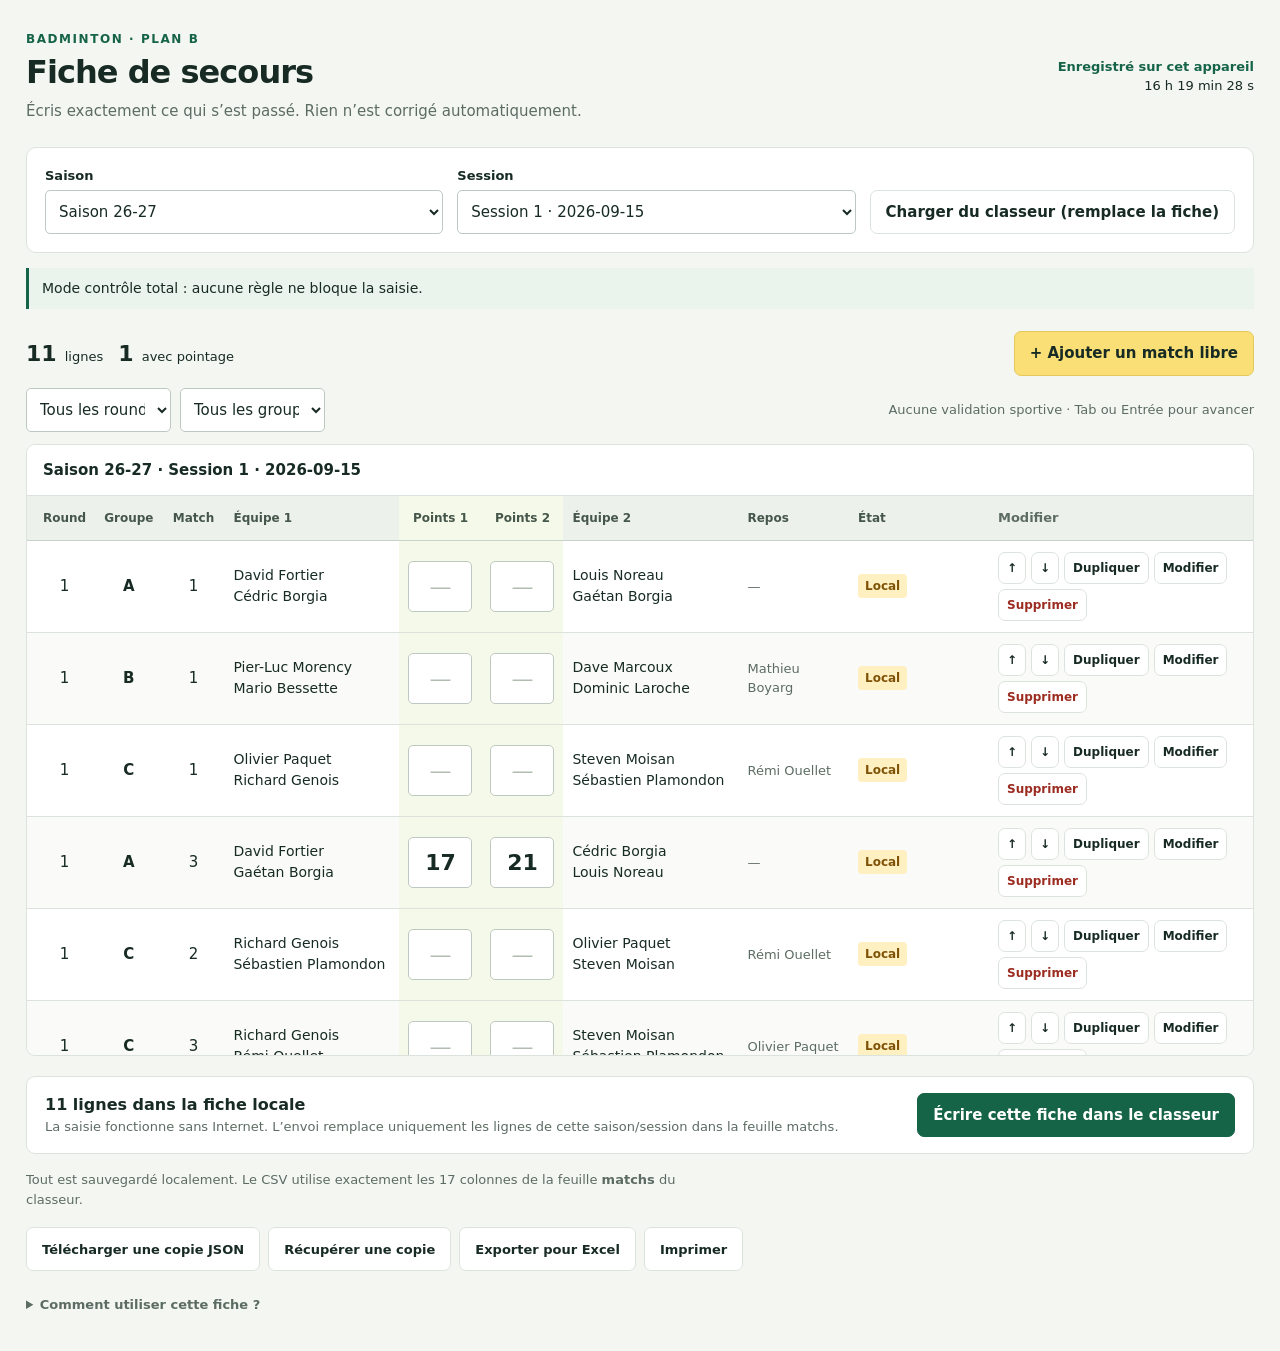
<file: matchs-backup.html>
<!doctype html>
<html lang="fr">
<head>
<meta charset="utf-8">
<meta name="viewport" content="width=device-width,initial-scale=1">
<title>Badminton · Fiche de secours</title>
<style>
:root{--ink:#172b24;--muted:#5c6c63;--green:#166447;--line:#dce3dd;--paper:#fff;--bg:#f4f6f2;--yellow:#f9df75}
*{box-sizing:border-box}body{margin:0;background:var(--bg);color:var(--ink);font:15px/1.5 system-ui,-apple-system,BlinkMacSystemFont,"Segoe UI",sans-serif}button,input,select{font:inherit}button{cursor:pointer;border:1px solid var(--line);background:white;color:var(--ink);border-radius:7px;padding:10px 15px;font-weight:650;min-height:44px}button:hover{border-color:var(--green);background:#eff6f0}button:disabled{opacity:.48;cursor:default}button.primary{background:var(--green);color:white;border-color:var(--green)}button.add{background:var(--yellow);border-color:#e5c85c}button.subtle{padding:6px 10px;min-height:36px;font-size:13px}button.danger{color:#9c2c21}input,select{border:1px solid #bdc9c0;border-radius:5px;background:white;padding:9px;min-height:44px;color:var(--ink);max-width:100%}input:focus,select:focus,button:focus-visible{outline:3px solid #9ad2b6;outline-offset:2px}select{width:100%}label{display:block;font-weight:650;font-size:13px;margin-bottom:5px}.shell{max-width:1450px;margin:auto;padding:30px 26px 36px}.masthead{display:flex;justify-content:space-between;gap:24px;align-items:center;margin-bottom:24px}.eyebrow{font-size:12px;font-weight:750;letter-spacing:.13em;color:var(--green);text-transform:uppercase}h1{font-size:32px;line-height:1.2;letter-spacing:-.03em;margin:5px 0 9px}p{margin:0;color:var(--muted)}.local-mark{font-size:13px;max-width:245px;text-align:right}.local-mark b{color:var(--green);display:block}.controls{display:grid;grid-template-columns:1fr 1fr auto;gap:14px;align-items:end;background:var(--paper);border:1px solid var(--line);border-radius:10px;padding:18px;margin-bottom:15px}.notice{border-left:3px solid var(--green);padding:10px 13px;background:#eaf3ec;font-size:14px;margin:12px 0}.notice.warning{background:#fff1d8;border-color:#b56c07;color:#744000}.notice.error{background:#fdebe8;border-color:#b83727;color:#852719}[hidden]{display:none!important}.toolbar{display:flex;align-items:center;justify-content:space-between;gap:12px;flex-wrap:wrap;margin:22px 0 12px}.actions{display:flex;gap:8px;flex-wrap:wrap}.filters{display:flex;gap:9px;align-items:center}.filters select{width:145px}.stats{display:flex;gap:15px;align-items:baseline;font-size:13px}.stats strong{font-size:22px;margin-right:4px;color:var(--ink)}.table-wrap{overflow:auto;background:white;border:1px solid var(--line);border-radius:9px;max-height:68vh}table{border-collapse:separate;border-spacing:0;width:100%;min-width:1060px}caption{text-align:left;padding:14px 16px;border-bottom:1px solid var(--line);font-weight:650}th{position:sticky;top:0;z-index:1;background:#edf1eb;border-bottom:1px solid #c7d2c8;text-align:left;font-size:12px;color:#45564a;white-space:nowrap;padding:12px 9px}td{border-bottom:1px solid var(--line);padding:11px 9px;vertical-align:middle}tbody tr:last-child td{border-bottom:0}tbody tr:nth-child(even){background:#fafbf8}td:first-child,th:first-child{padding-left:16px}.compact{text-align:center;width:62px}.team{min-width:175px}.team span{display:block;white-space:nowrap;font-size:14px}.score-cell{width:80px;background:#f5f9e9;text-align:center}.score{width:64px;padding:8px 4px;text-align:center;font-size:22px;font-weight:700;font-variant-numeric:tabular-nums}.score::placeholder{font-weight:400;color:#b2bdb2}.score[aria-invalid="true"]{border-color:#b83727;background:#fff0ee}.waiting{max-width:150px;font-size:13px;color:var(--muted)}.status{font-size:12px;max-width:215px;min-width:140px}.pill{display:inline-block;border-radius:4px;padding:3px 7px;background:#edf0ea;color:#546253;font-size:12px;font-weight:600}.pill.pending{background:#fff0c1;color:#7e5207}.pill.synced{background:#def2e6;color:#145d3c}.pill.conflict,.pill.error,.pill.uncertain{background:#fce5df;color:#952b21}.detail{display:block;color:#8c3428;font-size:12px;line-height:1.35;margin-top:5px}.empty{text-align:center;padding:36px;color:var(--muted)}.footer{display:flex;justify-content:space-between;gap:18px;flex-wrap:wrap;margin-top:16px;font-size:13px}.footer p{max-width:660px}.help{margin-top:24px;font-size:13px;color:var(--muted)}.help summary{cursor:pointer;font-weight:650}.help p{margin-top:10px;max-width:880px}.syncbar{display:flex;gap:14px;align-items:center;justify-content:space-between;margin-top:20px;background:white;border:1px solid var(--line);padding:16px 18px;border-radius:9px}.syncbar p{font-size:13px}.syncbar strong{display:block;font-size:16px}.sync-actions{display:flex;gap:9px}.progress{margin-top:14px}progress{width:100%;accent-color:var(--green)}.muted{color:var(--muted);font-size:13px}.dialog{border:1px solid var(--line);border-radius:12px;max-width:690px;width:calc(100% - 28px);padding:24px;color:var(--ink);max-height:90vh;overflow:auto}.dialog::backdrop{background:#172b2466}.dialog h2{margin:0 0 16px;font-size:23px}.form-grid{display:grid;grid-template-columns:repeat(2,minmax(0,1fr));gap:15px}.form-grid .wide{grid-column:1/-1}.form-grid input{width:100%}.dialog-actions{display:flex;gap:8px;justify-content:flex-end;flex-wrap:wrap;margin-top:22px}.dialog .error-text{color:#9c2c21;margin-top:12px}.review{max-height:38vh;overflow:auto;margin:14px 0}.review ul{margin:0;padding-left:24px}.review li{margin:8px 0}.review-score{font-variant-numeric:tabular-nums;font-weight:700}.mode-note{font-size:13px;color:var(--muted);padding-top:6px}
@media(max-width:700px){.shell{padding:20px 12px}.masthead{align-items:flex-start;gap:12px}h1{font-size:27px}.local-mark{max-width:120px;font-size:11px}.controls{grid-template-columns:1fr;padding:14px}.controls button{width:100%}.toolbar{align-items:stretch}.toolbar>.actions{width:100%}.toolbar>.actions button{flex:1}.stats{gap:10px;flex-wrap:wrap}.syncbar{display:block;padding:14px}.sync-actions{margin-top:12px}.sync-actions button{flex:1}.footer{display:block}.footer .actions{margin-top:14px}.footer .actions button{flex:1}.table-wrap{max-height:65vh}.filters select{width:135px}.dialog{padding:18px}.form-grid{gap:12px}.help{margin-top:18px}}
@media print{body{background:white}.shell{padding:0}.controls,.toolbar .actions,.filters,.footer .actions,.syncbar,.help,.progress,.notice,dialog,.row-actions{display:none!important}.masthead{margin-bottom:12px}.local-mark{display:none}.table-wrap{overflow:visible;max-height:none;border:0}table{min-width:0;font-size:10px}th{position:static}td,th{padding:6px}.team{min-width:110px}.team span{white-space:normal;font-size:11px}.score{border:0;font-size:15px;width:36px;min-height:20px;padding:0}.score-cell{width:40px}.waiting,.status{font-size:10px;min-width:0}.status{max-width:110px}h1{font-size:23px}@page{size:landscape;margin:10mm}}
.row-actions .mini-actions{display:flex;gap:5px;flex-wrap:wrap}.row-actions .mini-actions button{padding:5px 8px;min-height:32px;font-size:12px}.notes-preview{display:block;color:var(--muted);font-size:11px;margin-top:3px;max-width:190px;white-space:nowrap;overflow:hidden;text-overflow:ellipsis}
</style>
</head>
<body>
<main class="shell">
 <header class="masthead"><div><div class="eyebrow">Badminton · Plan B</div><h1>Fiche de secours</h1><p>Écris exactement ce qui s’est passé. Rien n’est corrigé automatiquement.</p></div><div class="local-mark"><b id="saveTitle">Sur cet appareil</b><span id="saveDetail">Saisie enregistrée automatiquement</span></div></header>
 <section class="controls" aria-label="Choix de la session"><div><label for="season">Saison</label><select id="season" data-idle></select></div><div><label for="session">Session</label><select id="session" data-idle></select></div><button id="load" data-idle>Charger du classeur (remplace la fiche)</button></section>
 <div id="storageAlert" class="notice error" role="alert" hidden></div>
 <div id="message" class="notice" role="status">Mode contrôle total : toutes les lignes sont modifiables et restent sur cet appareil.</div>
 <section class="toolbar"><div class="stats" id="stats"></div><div class="actions"><button id="addRow" class="add" data-idle>+ Ajouter un match libre</button></div></section>
 <div class="toolbar" style="margin-top:0"><div class="filters"><select id="roundFilter" aria-label="Filtrer par round"><option value="">Tous les rounds</option></select><select id="groupFilter" aria-label="Filtrer par groupe"><option value="">Tous les groupes</option></select></div><span class="muted">Aucune validation sportive · Tab ou Entrée pour avancer</span></div>
 <div class="table-wrap" tabindex="0" aria-label="Fiche des matchs, défilement horizontal disponible"><table><caption id="caption"></caption><thead><tr><th class="compact">Round</th><th class="compact">Groupe</th><th class="compact">Match</th><th>Équipe 1</th><th class="score-cell">Points 1</th><th class="score-cell">Points 2</th><th>Équipe 2</th><th>Repos</th><th>État</th><th class="row-actions"><span class="muted">Modifier</span></th></tr></thead><tbody id="rows"></tbody></table></div>
 <section class="syncbar"><div><strong id="syncCount">Fiche locale</strong><p>La saisie fonctionne sans Internet. L’envoi remplace uniquement les lignes de cette saison/session dans la feuille matchs.</p></div><div class="sync-actions"><button id="sync" class="primary" data-idle>Écrire cette fiche dans le classeur</button></div></section>
 <div class="progress" id="progressBox" hidden><label for="progress" id="progressText"></label><progress id="progress" value="0" max="1"></progress></div>
 <footer class="footer"><p>Tout est sauvegardé localement. Le CSV utilise exactement les 17 colonnes de la feuille <b>matchs</b> du classeur.</p><div class="actions"><button id="export">Télécharger une copie JSON</button><button id="import" data-idle>Récupérer une copie</button><button id="csv">Exporter pour Excel</button><button id="print">Imprimer</button></div></footer>
 <input type="file" id="importFile" accept="application/json,.json" hidden>
 <details class="help"><summary>Comment utiliser cette fiche ?</summary><p>1. Tout est libre : round, groupe, numéro de match, terrain, joueurs, repos, scores, gagnant et notes. Les doublons, scores égaux et compositions inhabituelles sont acceptés.</p><p>2. « Ajouter un match libre » ajoute une ligne vide. « Modifier » permet de changer absolument tous les champs. Les flèches changent l’ordre des lignes; « Dupliquer » copie une ligne sans vérification.</p><p>3. La fiche est enregistrée automatiquement dans le navigateur. « Exporter pour Excel » produit les mêmes 17 colonnes que la feuille matchs, avec les IDs PLY.</p><p>4. « Écrire cette fiche dans le classeur » remplace les lignes de la saison/session choisie par exactement les lignes affichées ici. Aucun classement, rotation, composition officielle ou état de groupe n’est recalculé par cette page.</p></details>
</main>
<dialog class="dialog" id="editor"><form id="editForm"><h2 id="editTitle">Ajouter un match</h2><div class="form-grid" id="editFields"></div><p class="error-text" id="editError" role="alert"></p><div class="dialog-actions"><button type="button" id="deleteRow" class="danger" hidden>Retirer cette ligne locale</button><button type="button" id="cancelEdit">Annuler</button><button type="submit" class="primary">Garder sur cet appareil</button></div></form></dialog>
<dialog class="dialog" id="review"><h2>Remplacer la session dans le classeur</h2><p id="reviewSummary"></p><div class="review" id="reviewList"></div><p><b>Important :</b> cette opération efface d’abord les lignes de cette saison/session dans la feuille matchs, puis écrit exactement cette fiche. Aucune règle de badminton n’est appliquée.</p><div class="dialog-actions"><button id="cancelSync">Annuler</button><button id="confirmSync" class="primary">Remplacer la session</button></div></dialog>
<script>
'use strict';
// Mode contrôle total : aucune règle de rotation, composition, score ou ordre n'est imposée.
const API_URL = 'https://script.google.com/macros/s/AKfycbwddJ7s8j6uWH2fXP_h7161F_MT5ZU12X15oMx6Xx7icxud1jg9_e3iq28bjfs3X4_y/exec';
const SEED = {"date": "2026-09-18", "players": [{"joueur_id": "PLY-001", "nom": "Sébastien Moisan"}, {"joueur_id": "PLY-002", "nom": "David Fortier"}, {"joueur_id": "PLY-003", "nom": "Cédric Borgia"}, {"joueur_id": "PLY-004", "nom": "Louis Noreau"}, {"joueur_id": "PLY-005", "nom": "Dominic Beaupré"}, {"joueur_id": "PLY-006", "nom": "Pier-Luc Morency"}, {"joueur_id": "PLY-007", "nom": "Étienne Drolet"}, {"joueur_id": "PLY-008", "nom": "Richard Genois"}, {"joueur_id": "PLY-009", "nom": "Mario Bessette"}, {"joueur_id": "PLY-010", "nom": "Yvan Renaud"}, {"joueur_id": "PLY-011", "nom": "Gaétan Borgia"}, {"joueur_id": "PLY-012", "nom": "Sébastien Plamondon"}, {"joueur_id": "PLY-013", "nom": "Julien Auger"}, {"joueur_id": "PLY-014", "nom": "Rémi Ouellet"}, {"joueur_id": "PLY-015", "nom": "Dominic Laroche"}, {"joueur_id": "PLY-016", "nom": "Dave Marcoux"}, {"joueur_id": "PLY-017", "nom": "Mathieu Boyarg"}, {"joueur_id": "PLY-018", "nom": "Steven Moisan"}, {"joueur_id": "PLY-019", "nom": "Olivier Paquet"}, {"joueur_id": "PLY-020", "nom": "Frédéric Boucher"}, {"joueur_id": "PLY-021", "nom": "Joueur Invité"}, {"joueur_id": "PLY-022", "nom": "Charles Gourdeau"}, {"joueur_id": "PLY-023", "nom": "Dominic Marcotte"}], "seasons": [{"saison_id": "SEA-20260328-115921", "nom_saison": "Saison 25-26", "statut": "terminee", "sessions": [{"no_session": "1", "date": "2026-03-24", "barree": true}, {"no_session": "2", "date": "2026-03-31", "barree": true}, {"no_session": "3", "date": "2026-04-07", "barree": true}, {"no_session": "4", "date": "2026-04-14", "barree": true}, {"no_session": "5", "date": "2026-04-21", "barree": true}, {"no_session": "6", "date": "2026-04-28", "barree": true}, {"no_session": 7, "date": "2026-05-05"}, {"no_session": 8, "date": "2026-05-12"}]}, {"saison_id": "SEA-20260913-130039", "nom_saison": "Saison 26-27", "statut": "active", "sessions": [{"no_session": "1", "date": "2026-09-15", "barree": false}, {"no_session": "2", "date": "2026-09-22", "barree": false}, {"no_session": "3", "date": "2026-09-29", "barree": false}, {"no_session": "4", "date": "2026-10-06", "barree": false}, {"no_session": "5", "date": "2026-10-13", "barree": false}, {"no_session": "6", "date": "2026-10-20", "barree": false}, {"no_session": "7", "date": "2026-10-27", "barree": false}, {"no_session": "8", "date": "2026-11-03", "barree": false}, {"no_session": "9", "date": "2026-11-10", "barree": false}, {"no_session": "10", "date": "2026-11-17", "barree": false}, {"no_session": "11", "date": "2026-11-24", "barree": false}, {"no_session": "12", "date": "2026-12-01", "barree": false}, {"no_session": "13", "date": "2026-12-08", "barree": false}, {"no_session": "14", "date": "2026-12-15", "barree": false}, {"no_session": "15", "date": "2026-12-22", "barree": false}, {"no_session": "16", "date": "2026-12-29", "barree": false}, {"no_session": "17", "date": "2027-01-05", "barree": false}, {"no_session": "18", "date": "2027-01-12", "barree": false}, {"no_session": "19", "date": "2027-01-19", "barree": false}, {"no_session": "20", "date": "2027-01-26", "barree": false}, {"no_session": "21", "date": "2027-02-02", "barree": false}, {"no_session": "22", "date": "2027-02-09", "barree": false}, {"no_session": "23", "date": "2027-02-16", "barree": false}, {"no_session": "24", "date": "2027-02-23", "barree": false}, {"no_session": "25", "date": "2027-03-02", "barree": false}, {"no_session": "26", "date": "2027-03-09", "barree": false}, {"no_session": "27", "date": "2027-03-16", "barree": false}, {"no_session": "28", "date": "2027-03-23", "barree": false}, {"no_session": "29", "date": "2027-03-30", "barree": false}, {"no_session": "30", "date": "2027-04-06", "barree": false}, {"no_session": "31", "date": "2027-04-13", "barree": false}, {"no_session": "32", "date": "2027-04-20", "barree": false}, {"no_session": "33", "date": "2027-04-27", "barree": false}]}], "season": "SEA-20260913-130039", "session": "1", "matches": [{"match_id": "MAT-20260915-193858-001", "saison_id": "SEA-20260913-130039", "no_session": 1, "round_no": 1, "match_no": 1, "groupe_code": "A", "court_no": 1, "team1_player1_id": "{\"joueur_id\":\"PLY-002\",\"tag\":\"1\"}", "team1_player2_id": "{\"joueur_id\":\"PLY-003\",\"tag\":\"2\"}", "team2_player1_id": "{\"joueur_id\":\"PLY-004\",\"tag\":\"3\"}", "team2_player2_id": "{\"joueur_id\":\"PLY-011\",\"tag\":\"4\"}", "waiting_player_id": "", "team1_score": "", "team2_score": "", "winner_team": "", "notes": "", "created_at": 46280.81872920139}, {"match_id": "MAT-20260915-193858-002", "saison_id": "SEA-20260913-130039", "no_session": 1, "round_no": 1, "match_no": 1, "groupe_code": "B", "court_no": 2, "team1_player1_id": "{\"joueur_id\":\"PLY-006\",\"tag\":\"1\"}", "team1_player2_id": "{\"joueur_id\":\"PLY-009\",\"tag\":\"2\"}", "team2_player1_id": "{\"joueur_id\":\"PLY-016\",\"tag\":\"3\"}", "team2_player2_id": "{\"joueur_id\":\"PLY-015\",\"tag\":\"4\"}", "waiting_player_id": "{\"joueur_id\":\"PLY-017\",\"tag\":\"5\"}", "team1_score": "", "team2_score": "", "winner_team": "", "notes": "", "created_at": 46280.81872920139}, {"match_id": "MAT-20260915-193858-003", "saison_id": "SEA-20260913-130039", "no_session": 1, "round_no": 1, "match_no": 1, "groupe_code": "C", "court_no": 3, "team1_player1_id": "{\"joueur_id\":\"PLY-019\",\"tag\":\"1\"}", "team1_player2_id": "{\"joueur_id\":\"PLY-008\",\"tag\":\"2\"}", "team2_player1_id": "{\"joueur_id\":\"PLY-018\",\"tag\":\"3\"}", "team2_player2_id": "{\"joueur_id\":\"PLY-012\",\"tag\":\"4\"}", "waiting_player_id": "{\"joueur_id\":\"PLY-014\",\"tag\":\"5\"}", "team1_score": "", "team2_score": "", "winner_team": "", "notes": "", "created_at": 46280.81872920139}, {"match_id": "MAT-20260915-202536-001", "saison_id": "SEA-20260913-130039", "no_session": 1, "round_no": 1, "match_no": 3, "groupe_code": "A", "court_no": 1, "team1_player1_id": "{\"joueur_id\":\"PLY-002\",\"tag\":\"1\"}", "team1_player2_id": "{\"joueur_id\":\"PLY-011\",\"tag\":\"4\"}", "team2_player1_id": "{\"joueur_id\":\"PLY-003\",\"tag\":\"2\"}", "team2_player2_id": "{\"joueur_id\":\"PLY-004\",\"tag\":\"3\"}", "waiting_player_id": "", "team1_score": 17, "team2_score": 21, "winner_team": 2, "notes": "", "created_at": 46280.8511199537}], "groups": [{"saison_id": "SEA-20260913-130039", "no_session": 1, "round_no": 1, "group_code": "C", "composition": [{"joueur_id": "PLY-019", "tag": "1"}, {"joueur_id": "PLY-008", "tag": "2"}, {"joueur_id": "PLY-018", "tag": "3"}, {"joueur_id": "PLY-012", "tag": "4"}, {"joueur_id": "PLY-014", "tag": "5"}]}, {"saison_id": "SEA-20260913-130039", "no_session": 1, "round_no": 1, "group_code": "B", "composition": [{"joueur_id": "PLY-006", "tag": "1"}, {"joueur_id": "PLY-009", "tag": "2"}, {"joueur_id": "PLY-016", "tag": "3"}, {"joueur_id": "PLY-015", "tag": "4"}, {"joueur_id": "PLY-017", "tag": "5"}]}, {"saison_id": "SEA-20260913-130039", "no_session": 1, "round_no": 1, "group_code": "A", "composition": [{"joueur_id": "PLY-002", "tag": "1"}, {"joueur_id": "PLY-003", "tag": "2"}, {"joueur_id": "PLY-004", "tag": "3"}, {"joueur_id": "PLY-011", "tag": "4"}]}]};
const VERSION=1, PREFIX='badminton.backup.v1.';
const CATALOG_KEY=PREFIX+API_URL.split('/s/')[1].split('/')[0]+'.catalog';
const $=id=>document.getElementById(id);
const str=v=>String(v??'');
const clean=v=>str(v).trim();
const escapeHtml=v=>str(v).replace(/[&<>"']/g,c=>({'&':'&amp;','<':'&lt;','>':'&gt;','"':'&quot;',"'":'&#39;'}[c]));
const clone=v=>JSON.parse(JSON.stringify(v));
const uid=()=>globalThis.crypto?.randomUUID?.() || Date.now().toString(36)+'-'+Math.random().toString(36).slice(2);
const slots=['team1_player1_id','team1_player2_id','team2_player1_id','team2_player2_id','waiting_player_id'];
let seasons=clone(SEED.seasons), players=new Map(SEED.players.map(p=>[p.joueur_id,p.nom]));
let bucket=null, busy=false, editId='';

function playerRef(value){
 if(!value)return {id:'',tag:''};
 if(typeof value==='string' && value.trim().startsWith('{')){try{return playerRef(JSON.parse(value));}catch{return {id:value,tag:''};}}
 if(typeof value==='object')return {id:clean(value.joueur_id||value.player_id||value.id),tag:clean(value.canonical_tag||value.tag)};
 return {id:clean(value),tag:''};
}
function parseList(value){if(Array.isArray(value))return value;if(typeof value==='string'){try{const v=JSON.parse(value);return Array.isArray(v)?v:[];}catch{}}return [];}
function rawMatchId(){return 'RAW-'+new Date().toISOString().replace(/[-:.TZ]/g,'').slice(0,14)+'-'+uid().slice(0,8);}
function normalizeRow(raw,source='local'){
 const row={
  id:clean(raw.id)||uid(), match_id:clean(raw.match_id)||rawMatchId(),
  round_no:str(raw.round_no), match_no:str(raw.match_no), group_code:str(raw.group_code??raw.groupe_code), court_no:str(raw.court_no),
  team1_score:str(raw.team1_score), team2_score:str(raw.team2_score), winner_team:str(raw.winner_team), notes:str(raw.notes),
  created_at:raw.created_at??'', source:source, updatedAt:raw.updatedAt||''
 };
 for(const f of slots)row[f]=playerRef(raw[f]??raw[f.replace(/_id$/,'')]).id;
 return row;
}
function newBucket(season,session){return {format:'badminton-backup',version:VERSION,saison_id:season,no_session:session,rows:[],groups:{},players:Object.fromEntries(players),updatedAt:''};}
function storageKey(){return PREFIX+API_URL.split('/s/')[1].split('/')[0]+'.'+bucket.saison_id+'.'+bucket.no_session;}
function showMessage(text,type=''){ $('message').textContent=text;$('message').className='notice'+(type?' '+type:''); }
function saveLocal(){
 if(!bucket)return false;
 bucket.players=Object.fromEntries(players);bucket.updatedAt=new Date().toISOString();
 try{localStorage.setItem(storageKey(),JSON.stringify(bucket));localStorage.setItem(CATALOG_KEY,JSON.stringify({seasons,players:Object.fromEntries(players)}));$('storageAlert').hidden=true;$('saveTitle').textContent='Enregistré sur cet appareil';$('saveDetail').textContent=new Date().toLocaleTimeString('fr-CA',{hour:'2-digit',minute:'2-digit',second:'2-digit'});return true;}
 catch(e){$('storageAlert').hidden=false;$('storageAlert').textContent='La sauvegarde locale est indisponible. Télécharge une copie JSON avant de fermer la page.';$('saveTitle').textContent='Copie à télécharger';$('saveDetail').textContent='Garde cette page ouverte';return false;}
}
function selectSeasonOptions(selected){
 $('season').innerHTML=seasons.map(s=>`<option value="${escapeHtml(s.saison_id)}">${escapeHtml(s.nom_saison||s.saison_id)}</option>`).join('');
 if(selected && seasons.some(s=>s.saison_id===selected))$('season').value=selected; else if(SEED.season)$('season').value=SEED.season;
}
function selectSessionOptions(selected){
 const season=seasons.find(s=>clean(s.saison_id)===$('season').value);
 const list=parseList(season?.sessions??season?.sessions_json);
 $('session').innerHTML=list.map(s=>`<option value="${escapeHtml(str(s.no_session).replace(/\.0+$/,''))}">Session ${escapeHtml(str(s.no_session).replace(/\.0+$/,''))}${s.date?' · '+escapeHtml(s.date):''}</option>`).join('');
 if(selected!=null && [...$('session').options].some(o=>o.value===str(selected)))$('session').value=str(selected);
}
function openSession(){
 const season=$('season').value, session=$('session').value;
 bucket=newBucket(season,session);
 try{
  const raw=localStorage.getItem(storageKey());
  if(raw){const saved=JSON.parse(raw);if(Array.isArray(saved.rows)){bucket={...bucket,...saved,rows:saved.rows.map(r=>normalizeRow(r,r.source||r.status||'local'))};Object.entries(saved.players||{}).forEach(([id,n])=>players.set(id,str(n)));}}
  else SEED.matches.filter(r=>clean(r.saison_id)===season&&str(r.no_session).replace(/\.0+$/,'')===session).forEach(r=>bucket.rows.push(normalizeRow(r,'classeur')));
 }catch(e){showMessage('La copie locale n’a pas pu être relue : '+e.message,'error');}
 saveLocal();render();showMessage('Mode contrôle total : aucune règle ne bloque la saisie.');
}
function name(id){return players.get(clean(id))||clean(id)||'—';}
function filterValues(field){return [...new Set(bucket.rows.map(r=>clean(r[field])).filter(Boolean))].sort((a,b)=>a.localeCompare(b,'fr',{numeric:true,sensitivity:'base'}));}
function refreshFilters(){
 const rv=$('roundFilter').value, gv=$('groupFilter').value;
 $('roundFilter').innerHTML='<option value="">Tous les rounds</option>'+filterValues('round_no').map(v=>`<option value="${escapeHtml(v)}">Round ${escapeHtml(v)}</option>`).join('');
 $('groupFilter').innerHTML='<option value="">Tous les groupes</option>'+filterValues('group_code').map(v=>`<option value="${escapeHtml(v)}">${escapeHtml(v)}</option>`).join('');
 if([...$('roundFilter').options].some(o=>o.value===rv))$('roundFilter').value=rv;
 if([...$('groupFilter').options].some(o=>o.value===gv))$('groupFilter').value=gv;
}
function statusMarkup(r){const label=r.source==='classeur'?'Classeur':r.source==='envoye'?'Écrit':'Local';return `<span class="pill ${r.source==='envoye'?'synced':'pending'}">${label}</span>${r.notes?`<span class="notes-preview" title="${escapeHtml(r.notes)}">${escapeHtml(r.notes)}</span>`:''}`;}
function render(){
 if(!bucket)return;refreshFilters();
 const season=seasons.find(s=>clean(s.saison_id)===bucket.saison_id);const session=parseList(season?.sessions??season?.sessions_json).find(s=>str(s.no_session).replace(/\.0+$/,'')===bucket.no_session);
 $('caption').textContent=`${season?.nom_saison||bucket.saison_id} · Session ${bucket.no_session}${session?.date?' · '+session.date:''}`;
 const shown=bucket.rows.filter(r=>(!$('roundFilter').value||clean(r.round_no)===$('roundFilter').value)&&(!$('groupFilter').value||clean(r.group_code)===$('groupFilter').value));
 $('rows').innerHTML=shown.map(r=>`<tr data-row="${escapeHtml(r.id)}"><td class="compact">${escapeHtml(r.round_no)}</td><td class="compact"><b>${escapeHtml(r.group_code)}</b></td><td class="compact">${escapeHtml(r.match_no)}</td><td class="team"><span>${escapeHtml(name(r.team1_player1_id))}</span><span>${escapeHtml(name(r.team1_player2_id))}</span></td><td class="score-cell"><input class="score" type="text" autocomplete="off" data-field="team1_score" value="${escapeHtml(r.team1_score)}" placeholder="—" ${busy?'disabled':''}></td><td class="score-cell"><input class="score" type="text" autocomplete="off" data-field="team2_score" value="${escapeHtml(r.team2_score)}" placeholder="—" ${busy?'disabled':''}></td><td class="team"><span>${escapeHtml(name(r.team2_player1_id))}</span><span>${escapeHtml(name(r.team2_player2_id))}</span></td><td class="waiting">${escapeHtml(name(r.waiting_player_id))}</td><td class="status">${statusMarkup(r)}</td><td class="row-actions"><div class="mini-actions"><button data-move="-1" data-id="${escapeHtml(r.id)}" title="Monter">↑</button><button data-move="1" data-id="${escapeHtml(r.id)}" title="Descendre">↓</button><button data-dup="${escapeHtml(r.id)}">Dupliquer</button><button data-edit="${escapeHtml(r.id)}">Modifier</button><button class="danger" data-del="${escapeHtml(r.id)}">Supprimer</button></div></td></tr>`).join('')||'<tr><td colspan="10" class="empty">Aucune ligne. Ajoute un match libre.</td></tr>';
 const withScore=bucket.rows.filter(r=>clean(r.team1_score)!==''||clean(r.team2_score)!=='').length;
 $('stats').innerHTML=`<span><strong>${bucket.rows.length}</strong> lignes</span><span><strong>${withScore}</strong> avec pointage</span>`;
 $('syncCount').textContent=`${bucket.rows.length} ligne${bucket.rows.length===1?'':'s'} dans la fiche locale`;
 document.querySelectorAll('[data-idle]').forEach(el=>el.disabled=busy);
 $('sync').disabled=busy;
}
function touch(r){r.source='local';r.updatedAt=new Date().toISOString();}
function inputField(name,label,value=''){return `<div><label for="${name}">${escapeHtml(label)}</label><input id="${name}" name="${name}" type="text" value="${escapeHtml(value)}"></div>`;}
function playerSelect(field,value='',label='Joueur'){
 return `<div><label for="${field}">${escapeHtml(label)}</label><select name="${field}" id="${field}"><option value="">— vide —</option>${[...players].sort((a,b)=>a[1].localeCompare(b[1],'fr')).map(([id,n])=>`<option value="${escapeHtml(id)}"${id===clean(value)?' selected':''}>${escapeHtml(n)} · ${escapeHtml(id)}</option>`).join('')}</select></div>`;
}
function openEditor(rowId=''){
 if(busy)return;editId=rowId;const r=bucket.rows.find(x=>x.id===rowId)||normalizeRow({round_no:'',group_code:'',match_no:'',court_no:''},'local');
 $('editTitle').textContent=rowId?'Modifier librement ce match':'Ajouter un match libre';
 let f=inputField('round_no','Round',r.round_no)+inputField('group_code','Groupe',r.group_code)+inputField('match_no','Match',r.match_no)+inputField('court_no','Terrain',r.court_no);
 f+=playerSelect('team1_player1_id',r.team1_player1_id,'Équipe 1 · joueur 1')+playerSelect('team1_player2_id',r.team1_player2_id,'Équipe 1 · joueur 2')+playerSelect('team2_player1_id',r.team2_player1_id,'Équipe 2 · joueur 1')+playerSelect('team2_player2_id',r.team2_player2_id,'Équipe 2 · joueur 2')+playerSelect('waiting_player_id',r.waiting_player_id,'Repos');
 f+=inputField('team1_score','Points 1',r.team1_score)+inputField('team2_score','Points 2',r.team2_score)+inputField('winner_team','Gagnant (libre : 1, 2, vide, etc.)',r.winner_team)+inputField('notes','Notes',r.notes);
 $('editFields').innerHTML=f;$('editError').textContent='';$('deleteRow').hidden=!rowId;$('editor').showModal();
}
function submitEditor(event){
 event.preventDefault();if(busy)return;const form=Object.fromEntries(new FormData($('editForm')));const old=bucket.rows.find(r=>r.id===editId);
 if(old){Object.assign(old,form);touch(old);}else{const r=normalizeRow(form,'local');bucket.rows.push(r);}saveLocal();$('editor').close();render();
}
function deleteRow(id){const i=bucket.rows.findIndex(r=>r.id===id);if(i<0)return;if(!confirm('Supprimer cette ligne de la fiche locale ?'))return;bucket.rows.splice(i,1);saveLocal();render();}
function duplicateRow(id){const i=bucket.rows.findIndex(r=>r.id===id);if(i<0)return;const c=clone(bucket.rows[i]);c.id=uid();c.match_id=rawMatchId();c.source='local';c.updatedAt=new Date().toISOString();bucket.rows.splice(i+1,0,c);saveLocal();render();}
function moveRow(id,delta){const i=bucket.rows.findIndex(r=>r.id===id);const j=i+Number(delta);if(i<0||j<0||j>=bucket.rows.length)return;[bucket.rows[i],bucket.rows[j]]=[bucket.rows[j],bucket.rows[i]];saveLocal();render();}
function validateBackup(data){if(!data||typeof data!=='object'||!Array.isArray(data.rows))throw Error('Cette copie JSON ne contient pas de liste de matchs.');}
function download(content,filename,type){const url=URL.createObjectURL(new Blob([content],{type}));const a=document.createElement('a');a.href=url;a.download=filename;document.body.append(a);a.click();a.remove();setTimeout(()=>URL.revokeObjectURL(url),10000);}
function fileStem(){return 'badminton-backup-'+bucket.saison_id+'-session-'+bucket.no_session+'-'+new Date().toISOString().replace(/[:.]/g,'-');}
function exportCopy(){bucket.players=Object.fromEntries(players);download(JSON.stringify({...bucket,exportedAt:new Date().toISOString()},null,2),fileStem()+'.json','application/json;charset=utf-8');}
function rawForExport(r){return {match_id:r.match_id||rawMatchId(),saison_id:bucket.saison_id,no_session:bucket.no_session,round_no:r.round_no,match_no:r.match_no,groupe_code:r.group_code,court_no:r.court_no,team1_player1_id:r.team1_player1_id,team1_player2_id:r.team1_player2_id,team2_player1_id:r.team2_player1_id,team2_player2_id:r.team2_player2_id,waiting_player_id:r.waiting_player_id,team1_score:r.team1_score,team2_score:r.team2_score,winner_team:r.winner_team,notes:r.notes,created_at:r.created_at||r.updatedAt||new Date().toISOString()};}
function exportCSV(){
 const headers=['match_id','saison_id','no_session','round_no','match_no','groupe_code','court_no','team1_player1_id','team1_player2_id','team2_player1_id','team2_player2_id','waiting_player_id','team1_score','team2_score','winner_team','notes','created_at'];
 const rows=bucket.rows.map(r=>{const x=rawForExport(r);return headers.map(h=>x[h]);});
 const cell=v=>'"'+(str(v).match(/^[=+@\-\t\r]/)?"'"+str(v):str(v)).replace(/"/g,'""')+'"';
 download('\ufeff'+[headers,...rows].map(r=>r.map(cell).join(';')).join('\r\n'),fileStem()+'-matchs.csv','text/csv;charset=utf-8');
}
function importBackup(data){
 validateBackup(data);if(!confirm('Remplacer la fiche actuellement ouverte par cette copie JSON ?'))return;
 const seasonId=clean(data.saison_id)||$('season').value, sessionId=clean(data.no_session)||$('session').value;
 if(!seasons.some(s=>clean(s.saison_id)===seasonId))seasons.push({saison_id:seasonId,nom_saison:seasonId,sessions:[{no_session:sessionId,date:''}]});
 const s=seasons.find(s=>clean(s.saison_id)===seasonId);let sl=parseList(s.sessions??s.sessions_json);if(!sl.some(x=>str(x.no_session).replace(/\.0+$/,'')===sessionId)){sl.push({no_session:sessionId,date:''});s.sessions=sl;}
 Object.entries(data.players||{}).forEach(([id,n])=>players.set(id,str(n)));
 selectSeasonOptions(seasonId);selectSessionOptions(sessionId);$('session').value=sessionId;
 bucket=newBucket(seasonId,sessionId);bucket.rows=data.rows.map(r=>normalizeRow(r,r.source||r.status||'local'));saveLocal();render();showMessage('Copie JSON chargée telle quelle.');
}
class TransportError extends Error{}
async function request(action,params={},post=false){
 const controller=new AbortController();const timeout=setTimeout(()=>controller.abort(),30000);
 try{let response;try{response=await fetch(post?API_URL:API_URL+'?'+new URLSearchParams({action,...params,_ts:String(Date.now())}),post?{method:'POST',headers:{'Content-Type':'text/plain;charset=utf-8'},body:JSON.stringify({action,...params}),signal:controller.signal}:{signal:controller.signal,cache:'no-store'});}catch(e){throw new TransportError('Connexion impossible. La fiche locale n’a pas changé.');}
 if(!response.ok)throw new TransportError('Erreur HTTP '+response.status+'. La fiche locale n’a pas changé.');let result;try{result=await response.json();}catch{throw new TransportError('Réponse du serveur illisible. La fiche locale n’a pas changé.');}if(!result||result.ok!==true)throw Error(clean(result?.error||result?.message)||'Le serveur a refusé l’opération.');return result;}finally{clearTimeout(timeout);}
}
async function readMatches(){
 const result=await request('getSessionMatches',{saison_id:bucket.saison_id,no_session:bucket.no_session});const rows=[];
 for(const round of (Array.isArray(result.rounds)?result.rounds:[]))for(const raw of (Array.isArray(round.matches)?round.matches:[])){
  for(const f of slots){const v=raw[f.replace(/_id$/,'')];if(v?.joueur_id&&v.nom)players.set(clean(v.joueur_id),str(v.nom));}
  rows.push(normalizeRow({...raw,round_no:raw.round_no??round.round_no},'classeur'));
 }
 return rows;
}
async function refreshOnline(){
 if(busy)return;if(!confirm('Remplacer la fiche locale de cette session par les lignes actuellement dans le classeur ?'))return;busy=true;render();showMessage('Lecture du classeur…');
 try{const [seasonResult,remoteRows]=await Promise.all([request('getSeasons'),readMatches()]);if(Array.isArray(seasonResult.data)){seasons=seasonResult.data;selectSeasonOptions(bucket.saison_id);selectSessionOptions(bucket.no_session);}bucket.rows=remoteRows;saveLocal();showMessage(`${remoteRows.length} ligne(s) chargée(s) du classeur. Tu peux maintenant tout modifier librement.`);}
 catch(e){showMessage(e.message,'error');}finally{busy=false;render();}
}
function reviewSync(){
 if(busy)return;const rows=bucket.rows;
 $('reviewSummary').textContent=`${$('caption').textContent} · ${rows.length} ligne(s). Elles remplaceront toutes les lignes de cette saison/session dans la feuille matchs.`;
 $('reviewList').innerHTML=rows.length?'<ul>'+rows.map(r=>`<li>Round ${escapeHtml(r.round_no||'—')} · Groupe ${escapeHtml(r.group_code||'—')} · Match ${escapeHtml(r.match_no||'—')} : <span class="review-score">${escapeHtml(r.team1_score||'—')} / ${escapeHtml(r.team2_score||'—')}</span><br><span class="muted">${escapeHtml(name(r.team1_player1_id))} + ${escapeHtml(name(r.team1_player2_id))} contre ${escapeHtml(name(r.team2_player1_id))} + ${escapeHtml(name(r.team2_player2_id))}</span></li>`).join('')+'</ul>':'<p class="muted">La fiche est vide : la session sera vidée dans la feuille matchs.</p>';
 $('review').showModal();
}
async function sendReviewed(){
 if(busy)return;busy=true;$('review').close();render();$('progressBox').hidden=false;$('progress').max=1;$('progress').value=0;$('progressText').textContent='Écriture brute de la session dans le classeur…';
 try{const result=await request('replaceSessionMatchesRaw',{saison_id:bucket.saison_id,no_session:bucket.no_session,matches:bucket.rows.map(rawForExport)},true);bucket.rows.forEach(r=>r.source='envoye');bucket.lastWrite=new Date().toISOString();saveLocal();$('progress').value=1;showMessage(`${result.nb_matchs??bucket.rows.length} ligne(s) écrite(s) telles quelles dans la feuille matchs. Aucun classement n’a été recalculé.`);}
 catch(e){showMessage(e.message,'error');}finally{busy=false;$('progressBox').hidden=true;render();}
}

$('rows').addEventListener('input',event=>{const input=event.target.closest('[data-field]');if(!input||busy)return;const row=bucket.rows.find(r=>r.id===input.closest('tr').dataset.row);if(!row)return;row[input.dataset.field]=input.value;touch(row);saveLocal();const tr=input.closest('tr');tr.querySelector('.status').innerHTML=statusMarkup(row);});
$('rows').addEventListener('keydown',event=>{if(event.key!=='Enter'||!event.target.matches('[data-field]'))return;event.preventDefault();const inputs=[...$('rows').querySelectorAll('[data-field]:not(:disabled)')];const next=inputs[inputs.indexOf(event.target)+1];if(next){next.focus();next.select();}});
$('rows').addEventListener('paste',event=>{const input=event.target.closest('[data-field]');if(!input||busy)return;const t=event.clipboardData.getData('text');if(!/[\t\n]/.test(t)||input.dataset.field!=='team1_score')return;event.preventDefault();const values=t.trimEnd().split(/\r?\n/).map(line=>line.split('\t'));const trs=[...$('rows').querySelectorAll('tr[data-row]')];const start=trs.indexOf(input.closest('tr'));values.forEach((v,i)=>{if(start+i>=trs.length)return;const r=bucket.rows.find(r=>r.id===trs[start+i].dataset.row);if(!r)return;r.team1_score=v[0]??'';if(v.length>1)r.team2_score=v[1]??'';touch(r);});saveLocal();render();});
$('rows').addEventListener('click',event=>{const edit=event.target.closest('[data-edit]');if(edit)return openEditor(edit.dataset.edit);const del=event.target.closest('[data-del]');if(del)return deleteRow(del.dataset.del);const dup=event.target.closest('[data-dup]');if(dup)return duplicateRow(dup.dataset.dup);const mv=event.target.closest('[data-move]');if(mv)return moveRow(mv.dataset.id,mv.dataset.move);});
$('editForm').addEventListener('submit',submitEditor);$('cancelEdit').onclick=()=>$('editor').close();$('deleteRow').onclick=()=>{if(editId){$('editor').close();deleteRow(editId);}};
$('addRow').onclick=()=>openEditor('');$('roundFilter').onchange=render;$('groupFilter').onchange=render;
$('season').onchange=()=>{selectSessionOptions();openSession();};$('session').onchange=openSession;
$('load').onclick=refreshOnline;$('sync').onclick=reviewSync;$('cancelSync').onclick=()=>$('review').close();$('confirmSync').onclick=sendReviewed;
$('export').onclick=exportCopy;$('csv').onclick=exportCSV;$('print').onclick=()=>window.print();$('import').onclick=()=>$('importFile').click();
$('importFile').onchange=async event=>{const file=event.target.files[0];if(!file)return;try{if(file.size>5000000)throw Error('Cette copie dépasse 5 Mo.');importBackup(JSON.parse(await file.text()));}catch(e){showMessage(e instanceof SyntaxError?'Ce fichier n’est pas un JSON valide.':e.message,'error');}finally{event.target.value='';}};
window.addEventListener('offline',()=>showMessage('Connexion coupée. Continue : tout reste sur cet appareil.','warning'));
try{const cached=JSON.parse(localStorage.getItem(CATALOG_KEY)||'null');if(cached&&Array.isArray(cached.seasons)){seasons=cached.seasons;Object.entries(cached.players||{}).forEach(([id,n])=>players.set(id,str(n)));}}catch{}
selectSeasonOptions(SEED.season);selectSessionOptions(SEED.session);openSession();
</script>
</body>
</html>
</file>
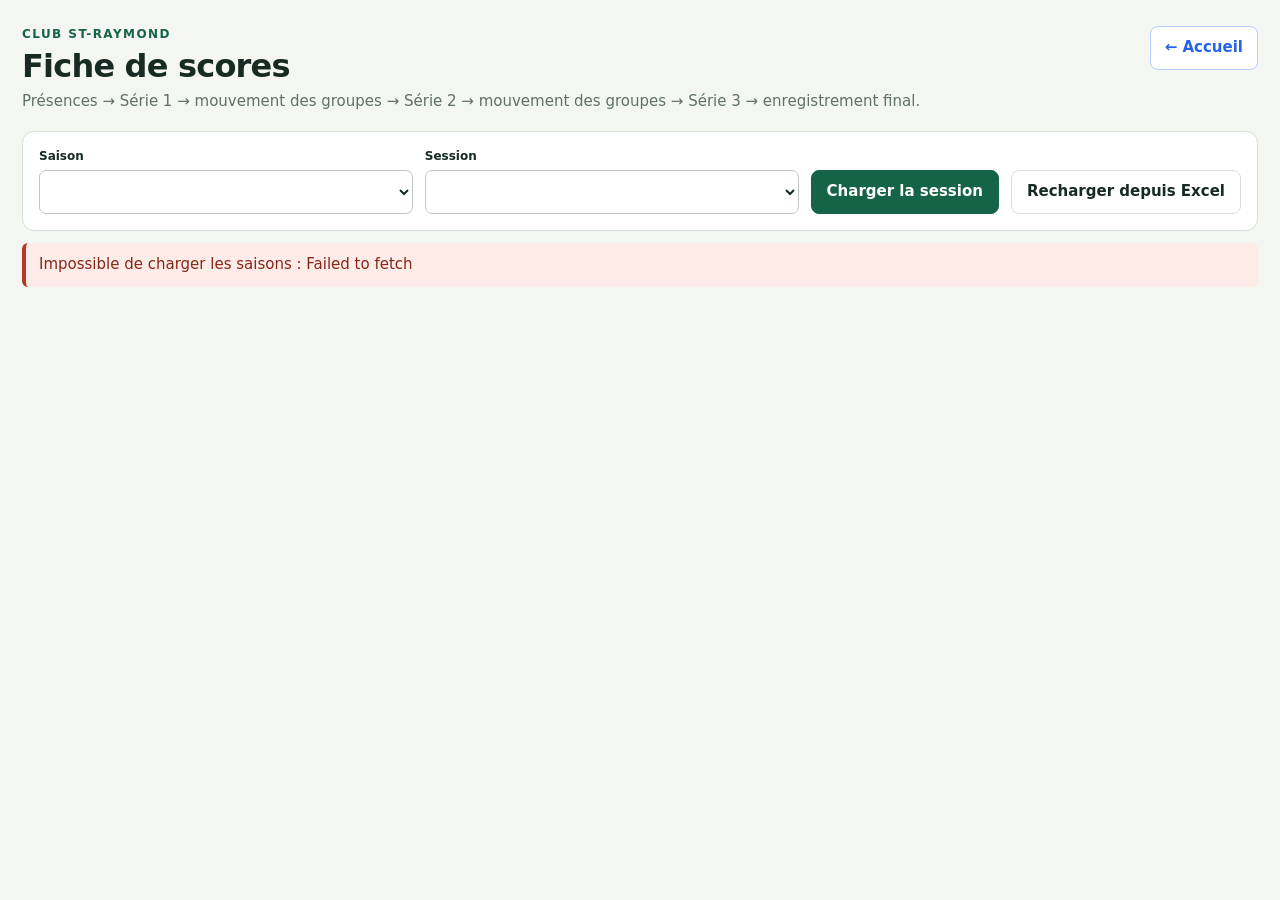
<file: matchs.html>
<!doctype html>
<html lang="fr">
<head>
  <meta charset="utf-8">
  <meta name="viewport" content="width=device-width,initial-scale=1">
  <title>Badminton · Matchs</title>
  <style>
    :root{
      --ink:#172b24;--muted:#607068;--green:#166447;--green2:#0f5137;
      --line:#d8e0da;--paper:#fff;--bg:#f4f6f2;--soft:#edf6ef;
      --yellow:#f9df75;--danger:#a93426;--blue:#2563eb;
    }
    *{box-sizing:border-box}
    body{margin:0;background:var(--bg);color:var(--ink);font:15px/1.45 system-ui,-apple-system,BlinkMacSystemFont,"Segoe UI",sans-serif}
    button,input,select{font:inherit}
    button{cursor:pointer;border:1px solid var(--line);background:#fff;color:var(--ink);border-radius:8px;padding:10px 15px;font-weight:700;min-height:44px}
    button:hover{border-color:var(--green);background:#f5faf6}
    button:disabled{opacity:.45;cursor:default}
    button.primary{background:var(--green);color:#fff;border-color:var(--green)}
    button.primary:hover{background:var(--green2)}
    button.warning{background:var(--yellow);border-color:#e1c75d}
    input,select{border:1px solid #bdc9c0;border-radius:7px;background:#fff;padding:9px 10px;min-height:44px;color:var(--ink)}
    input:focus,select:focus,button:focus-visible{outline:3px solid #9ad2b6;outline-offset:2px}
    .shell{max-width:1500px;margin:auto;padding:26px 22px 40px}
    .top{display:flex;justify-content:space-between;gap:18px;align-items:flex-start;margin-bottom:18px}
    .eyebrow{font-size:12px;font-weight:800;letter-spacing:.12em;text-transform:uppercase;color:var(--green)}
    h1{font-size:32px;line-height:1.15;margin:5px 0 6px;letter-spacing:-.025em}
    h2{margin:0}
    p{margin:0;color:var(--muted)}
    .back{white-space:nowrap;text-decoration:none;color:var(--blue);font-weight:700;border:1px solid #b7ccff;background:#fff;border-radius:8px;padding:10px 14px}
    .session-bar{display:grid;grid-template-columns:1.15fr 1.15fr auto auto;gap:12px;align-items:end;background:var(--paper);border:1px solid var(--line);border-radius:12px;padding:16px}
    label{display:block;font-size:12px;font-weight:800;margin:0 0 5px}
    select{width:100%}
    .notice{margin:12px 0;padding:11px 13px;border-left:4px solid var(--green);background:#eaf4ed;border-radius:6px;color:#284c3b}
    .notice.warning{background:#fff3d6;border-color:#b87800;color:#704a00}
    .notice.error{background:#fdebe8;border-color:#b83727;color:#852719}
    .summary{display:flex;gap:18px;flex-wrap:wrap;align-items:center;background:#fff;border:1px solid var(--line);border-radius:10px;padding:12px 14px;margin:12px 0 18px}
    .summary-item{font-size:13px;color:var(--muted)}
    .summary-item b{display:block;color:var(--ink);font-size:15px}
    .round{margin-top:22px}
    .round-head{display:flex;justify-content:space-between;gap:14px;align-items:end;margin-bottom:10px}
    .round-title{display:flex;gap:10px;align-items:center}
    .round-title h2{font-size:25px}
    .pill{display:inline-block;border-radius:999px;padding:4px 9px;font-size:12px;font-weight:800;background:#e9f4ec;color:var(--green)}
    .round-note{font-size:13px;color:var(--muted);text-align:right}
    .groups{display:grid;gap:14px}
    .group-card{background:var(--paper);border:1px solid var(--line);border-radius:12px;overflow:hidden}
    .group-head{display:flex;justify-content:space-between;align-items:center;gap:12px;padding:11px 14px;background:#edf1eb;border-bottom:1px solid var(--line)}
    .group-head h3{margin:0;font-size:20px}
    .group-meta{font-size:12px;color:var(--muted)}
    .group-body{display:grid;grid-template-columns:minmax(270px,.78fr) minmax(650px,1.8fr)}
    .players-panel{border-right:1px solid var(--line);padding:10px 12px}
    .matches-panel{overflow:auto}
    table{border-collapse:collapse;width:100%}
    th,td{border-bottom:1px solid #e7ece8;padding:8px 9px;text-align:left;vertical-align:middle}
    th{font-size:11px;text-transform:uppercase;letter-spacing:.04em;color:#5c6b63;background:#fafbf9;white-space:nowrap}
    tbody tr:last-child td{border-bottom:0}
    .pos{width:46px;text-align:center;font-weight:800}
    .player-name{font-weight:700}
    .global-pos{display:block;font-size:11px;color:var(--muted);font-weight:500}
    .num{text-align:center;font-variant-numeric:tabular-nums}
    .rank{font-weight:800;text-align:center}
    .player-row{transition:background .12s ease,box-shadow .12s ease}
    .player-row.is-clickable{cursor:pointer}
    .player-row.is-clickable:hover{background:#f0f7f2}
    .player-row.is-selected{background:#fff5c7;box-shadow:inset 4px 0 0 #d3a900}
    .player-row.is-target-mode{background:#eef5ff}
    .player-tools{display:flex;align-items:center;gap:9px;flex-wrap:wrap;margin:-1px 0 10px;padding:10px 12px;background:#fff;border:1px solid var(--line);border-radius:10px}
    .player-tools strong{font-size:14px}
    .player-tools .tool-note{font-size:12px;color:var(--muted);margin-right:auto}
    .player-tools button{min-height:38px;padding:7px 11px}
    .player-tools .danger{color:#fff;background:var(--danger);border-color:var(--danger)}
    .player-tools .danger:hover{background:#8f281d;border-color:#8f281d}
    .player-tools .active-action{background:#e9f1ff;border-color:#8eb2ff;color:#184ea5}
    .cancelled-row td{background:#f7f7f7;color:#8a918d}
    .cancelled-label{font-weight:800;color:#8a5a00}
    .match-no{width:48px;text-align:center;font-weight:800}
    .team{min-width:150px;line-height:1.35}
    .team span{display:block;white-space:nowrap}
    .score-cell{width:72px;text-align:center;background:#f6faed}
    .score{width:58px;min-height:38px;padding:5px;text-align:center;font-size:20px;font-weight:800;font-variant-numeric:tabular-nums}
    .waiting{min-width:120px;color:var(--muted);font-size:13px}
    .incomplete{color:#9b5b00}
    .complete{color:var(--green)}
    .save-box{display:flex;justify-content:space-between;align-items:center;gap:14px;margin-top:22px;padding:16px 17px;background:#fff;border:1px solid var(--line);border-radius:12px}
    .save-box strong{display:block;font-size:17px}
    .save-box p{font-size:13px}
    .save-actions{display:flex;gap:8px;flex-wrap:wrap}
    .local-state{font-size:12px;color:var(--muted);margin-top:5px}
    .empty{padding:34px;text-align:center;color:var(--muted)}
    [hidden]{display:none!important}
    @media(max-width:900px){
      .shell{padding:18px 10px 30px}.top{align-items:center}h1{font-size:27px}
      .session-bar{grid-template-columns:1fr 1fr}.session-bar button{width:100%}
      .group-body{grid-template-columns:1fr}.players-panel{border-right:0;border-bottom:1px solid var(--line)}
      .round-head{align-items:flex-start;flex-direction:column}.round-note{text-align:left}
      .save-box{display:block}.save-actions{margin-top:12px}.save-actions button{flex:1}
      .player-tools{align-items:stretch}.player-tools .tool-note{width:100%;margin-right:0}.player-tools button{flex:1}
    }
    @media(max-width:600px){
      .session-bar{grid-template-columns:1fr}.back{padding:8px 10px}.summary{gap:10px}.summary-item{min-width:46%}
      .players-panel{padding:6px}.players-panel th,.players-panel td{padding:7px 5px}
      .matches-panel table{min-width:660px}.group-head{padding:9px 10px}.group-head h3{font-size:18px}
    }
  </style>
</head>
<body>
<main class="shell">
  <header class="top">
    <div>
      <div class="eyebrow">Club St-Raymond</div>
      <h1>Fiche de scores</h1>
      <p>Présences → Série 1 → mouvement des groupes → Série 2 → mouvement des groupes → Série 3 → enregistrement final.</p>
    </div>
    <a class="back" href="index.html">← Accueil</a>
  </header>

  <section class="session-bar">
    <div>
      <label for="season">Saison</label>
      <select id="season"></select>
    </div>
    <div>
      <label for="session">Session</label>
      <select id="session"></select>
    </div>
    <button id="loadBtn" class="primary">Charger la session</button>
    <button id="reloadBtn">Recharger depuis Excel</button>
  </section>

  <div id="message" class="notice">Chargement…</div>

  <section id="summary" class="summary" hidden>
    <div class="summary-item"><span>Date</span><b id="sumDate">—</b></div>
    <div class="summary-item"><span>Présents</span><b id="sumPresent">—</b></div>
    <div class="summary-item"><span>Groupes</span><b id="sumGroups">—</b></div>
    <div class="summary-item"><span>Ordre de départ</span><b id="sumSource">—</b></div>
    <div class="summary-item"><span>État local</span><b id="sumLocal">—</b></div>
  </section>

  <section id="round1" class="round" hidden>
    <div class="round-head">
      <div class="round-title"><h2>Série 1</h2><span id="round1Status" class="pill">En cours</span></div>
      <div class="round-note">Classement par total +/−. Clique sur un joueur à gauche pour le déplacer ou le retirer.</div>
    </div>
    <div id="round1PlayerTools" class="player-tools" hidden></div>
    <div id="round1Groups" class="groups"></div>
  </section>

  <section id="round2" class="round" hidden>
    <div class="round-head">
      <div class="round-title"><h2>Série 2</h2><span id="round2Status" class="pill">À venir</span></div>
      <div class="round-note">Référence officielle pour la prochaine session · clique sur un joueur à gauche pour le déplacer ou le retirer.</div>
    </div>
    <div id="round2PlayerTools" class="player-tools" hidden></div>
    <div id="round2Groups" class="groups"></div>
  </section>

  <section id="round3" class="round" hidden>
  <div class="round-head">
    <div class="round-title">
      <h2>Série 3 · Bonus</h2>
      <span id="round3Status" class="pill">À venir</span>
    </div>
    <div class="round-note">
      Série bonus : elle compte dans les statistiques, mais ne change pas l’ordre de départ de la prochaine session.
    </div>
  </div>

  <div id="round3PlayerTools" class="player-tools" hidden></div>
  <div id="round3Groups" class="groups"></div>
</section>

  <section id="saveBox" class="save-box" hidden>
    <div>
      <strong>Enregistrer toute la soirée</strong>
      <p>Un seul envoi vers Google Sheets. Les classements sont recalculés à ce moment.</p>
      <div id="localState" class="local-state"></div>
    </div>
    <div class="save-actions">
      <button id="rebuildRound2Btn" class="warning" hidden>Recalculer la Série 2</button>
      <button id="rebuildRound3Btn" class="warning" hidden>Recalculer la Série 3</button>
      <button id="saveBtn" class="primary" disabled>Enregistrer la session</button>
    </div>
  </section>
</main>

<script>
'use strict';

const API_URL = 'https://script.google.com/macros/s/AKfycbwddJ7s8j6uWH2fXP_h7161F_MT5ZU12X15oMx6Xx7icxud1jg9_e3iq28bjfs3X4_y/exec';
const STORAGE_PREFIX = 'badminton.matchs.v3.';
const CATALOG_KEY = STORAGE_PREFIX + 'catalog';
const $ = id => document.getElementById(id);

let seasons = [];
let state = null;
let loading = false;
let playerEdit = {roundNo:'', sourceId:'', mode:''};

function clean(v){ return String(v ?? '').trim(); }
function esc(v){ return String(v ?? '').replace(/[&<>"']/g,c=>({'&':'&amp;','<':'&lt;','>':'&gt;','"':'&quot;',"'":'&#39;'}[c])); }
function idOf(p){ return clean(p && p.joueur_id); }
function nameOf(p){ return clean(p && (p.nom || p.joueur_id)) || '—'; }
function numOrBlank(v){
  const s = clean(v).replace(',', '.');
  if (s === '') return '';
  const n = Number(s);
  return Number.isFinite(n) ? n : '';
}
function sessionKey(seasonId, sessionNo){ return STORAGE_PREFIX + clean(seasonId) + '.' + clean(sessionNo); }
function selectedSeason(){ return seasons.find(s => clean(s.saison_id) === $('season').value) || null; }
function selectedSessionMeta(){
  const s = selectedSeason();
  return (Array.isArray(s?.sessions) ? s.sessions : []).find(x => clean(x.no_session).replace(/\.0+$/,'') === $('session').value) || null;
}
function setMessage(text, type=''){
  $('message').textContent = text;
  $('message').className = 'notice' + (type ? ' ' + type : '');
}

async function apiGet(action, params={}){
  const url = API_URL + '?' + new URLSearchParams({action, ...params, _ts:String(Date.now())});
  const response = await fetch(url, {cache:'no-store'});
  if (!response.ok) throw new Error('Erreur HTTP ' + response.status);
  const result = await response.json();
  if (!result || result.ok !== true) throw new Error(clean(result?.error || result?.message) || 'Réponse API invalide.');
  return result;
}

async function apiPost(action, params={}){
  const response = await fetch(API_URL, {
    method:'POST',
    headers:{'Content-Type':'text/plain;charset=utf-8'},
    body:JSON.stringify({action, ...params})
  });
  if (!response.ok) throw new Error('Erreur HTTP ' + response.status);
  const result = await response.json();
  if (!result || result.ok !== true) throw new Error(clean(result?.error || result?.message) || 'Réponse API invalide.');
  return result;
}

function saveLocal(){
  if (!state) return;
  state.updated_at = new Date().toISOString();
  try{
    localStorage.setItem(sessionKey(state.saison_id, state.no_session), JSON.stringify(state));
    $('sumLocal').textContent = 'Sauvegardé sur cet appareil';
    $('localState').textContent = 'Dernière copie locale : ' + new Date(state.updated_at).toLocaleTimeString('fr-CA');
  }catch(error){
    $('sumLocal').textContent = 'Sauvegarde locale impossible';
    $('localState').textContent = 'Garde cette page ouverte : le navigateur n’accepte pas la sauvegarde locale.';
  }
}

function loadLocal(seasonId, sessionNo){
  try{
    const raw = localStorage.getItem(sessionKey(seasonId, sessionNo));
    if (!raw) return null;
    const parsed = JSON.parse(raw);
    if (!parsed || parsed.version !== 3 || !parsed.rounds) return null;
    return parsed;
  }catch(error){ return null; }
}

function removeLocal(seasonId, sessionNo){
  try{ localStorage.removeItem(sessionKey(seasonId, sessionNo)); }catch(error){}
}

function normalizePlayer(player, setupMap={}){
  if (!player) return null;
  const joueurId = clean(player.joueur_id || player.id);
  if (!joueurId) return null;
  const setupPlayer = setupMap[joueurId] || {};
  return {
    joueur_id: joueurId,
    nom: clean(player.nom || setupPlayer.nom || joueurId),
    tag: clean(player.tag || player.canonical_tag || ''),
    position_logique: player.position_logique || setupPlayer.position_logique || ''
  };
}

function buildMatch(group, roundNo, appearanceNo, rotation){
  const byPos = pos => group.players[Number(pos) - 1] || null;
  const team1 = (rotation.team1 || []).map(byPos);
  const team2 = (rotation.team2 || []).map(byPos);
  const waiting = rotation.waiting ? byPos(rotation.waiting) : null;
  return {
    round_no:String(roundNo),
    match_no:String(appearanceNo),
    group_code:group.group_code,
    court_no:String(group.court_no || ''),
    team1_player1:team1[0] || null,
    team1_player2:team1[1] || null,
    team2_player1:team2[0] || null,
    team2_player2:team2[1] || null,
    waiting_player:waiting,
    team1_score:'',
    team2_score:'',
    notes:''
  };
}

function rotationsForGroup(group, roundNo, rules){
  if (group.players.length === 4) return rules.rotation_4 || [];
  if (group.players.length === 5){
    const n=Number(roundNo);
    if(n===2) return rules.rotation_5_round_2 || rules.rotation_5_round_1 || [];
    if(n===3) return rules.rotation_5_round_3 || rules.rotation_5_round_1 || [];
    return rules.rotation_5_round_1 || [];
  }
  return [];
}

function buildRound(groups, roundNo, rules){
  return {
    round_no:String(roundNo),
    groups:(groups || []).map((g,index)=>{
      const players = (g.players || []).map((p,i)=>({...p, tag:String(i+1)}));
      const group = {group_code:g.group_code, court_no:String(index+1), players};
      group.matches = rotationsForGroup(group, roundNo, rules).map((rotation,i)=>buildMatch(group,roundNo,i+1,rotation));
      return group;
    })
  };
}

function playerIdsFromMatch(match){
  return [match.team1_player1,match.team1_player2,match.team2_player1,match.team2_player2,match.waiting_player].filter(Boolean).map(idOf);
}

function matchHasAnyScore(match){
  return clean(match?.team1_score) !== '' || clean(match?.team2_score) !== '';
}
function matchFullyScored(match){
  return clean(match?.team1_score) !== '' && clean(match?.team2_score) !== '';
}
function matchFinished(match){
  return !!match?.cancelled || matchFullyScored(match);
}
function groupComplete(group){
  const matches = group?.matches || [];
  const activePlayers = group?.players || [];
  if(activePlayers.length < 4) return matches.every(matchFinished);
  return matches.length > 0 && matches.every(matchFinished);
}
function roundComplete(round){
  return !!round && (round.groups || []).length > 0 && round.groups.every(groupComplete);
}

function allRoundMatches(round){
  const out=[];
  (round?.groups||[]).forEach(group=>(group.matches||[]).forEach(match=>out.push(match)));
  (round?.archived_matches||[]).forEach(match=>out.push(match));
  return out;
}

function computeGroupStats(group,round=null){
  const stats = {};
  (group.players || []).forEach((p,index)=>{
    stats[idOf(p)] = {
      joueur_id:idOf(p), nom:nameOf(p), start_index:index,
      matchs_joues:0, victoires:0, defaites:0,
      points_pour:0, points_contre:0, plus_moins:0, rang:''
    };
  });

  // Un joueur déplacé par cascade garde les résultats qu'il avait déjà joués
  // plus tôt dans cette même série.
  const matches=round ? allRoundMatches(round) : (group.matches || []);
  matches.forEach(match=>{
    if(match.cancelled) return;
    const s1 = numOrBlank(match.team1_score);
    const s2 = numOrBlank(match.team2_score);
    if (s1 === '' || s2 === '') return;
    const t1 = [match.team1_player1,match.team1_player2].filter(Boolean);
    const t2 = [match.team2_player1,match.team2_player2].filter(Boolean);
    t1.forEach(p=>{
      const x=stats[idOf(p)]; if(!x)return;
      x.matchs_joues++;x.points_pour+=s1;x.points_contre+=s2;x.plus_moins=x.points_pour-x.points_contre;
      if(s1>s2)x.victoires++;else if(s1<s2)x.defaites++;
    });
    t2.forEach(p=>{
      const x=stats[idOf(p)]; if(!x)return;
      x.matchs_joues++;x.points_pour+=s2;x.points_contre+=s1;x.plus_moins=x.points_pour-x.points_contre;
      if(s2>s1)x.victoires++;else if(s2<s1)x.defaites++;
    });
  });

  const ranked = Object.values(stats).sort((a,b)=>{
    if (b.plus_moins !== a.plus_moins) return b.plus_moins - a.plus_moins;
    if (b.points_pour !== a.points_pour) return b.points_pour - a.points_pour;
    if (a.points_contre !== b.points_contre) return a.points_contre - b.points_contre;
    return a.nom.localeCompare(b.nom,'fr',{sensitivity:'base'});
  });
  ranked.forEach((x,i)=>x.rang=i+1);
  return {stats, ranked};
}

function buildNextRoundGroups(round1){
  const buckets = (round1.groups || []).map(group=>{
    const rankedIds = computeGroupStats(group,round1).ranked.map(x=>x.joueur_id);
    const rankedPlayers = rankedIds.map(id=>group.players.find(p=>idOf(p)===id)).filter(Boolean);
    const five = rankedPlayers.length === 5;
    return {
      group_code:group.group_code,
      top:rankedPlayers.slice(0,2),
      middle:five ? rankedPlayers.slice(2,3) : [],
      bottom:five ? rankedPlayers.slice(3,5) : rankedPlayers.slice(2,4)
    };
  });

  return buckets.map((bucket,index)=>{
    const fromAbove = index>0 ? buckets[index-1].bottom : [];
    const fromBelow = index<buckets.length-1 ? buckets[index+1].top : [];
    let players=[];
    if(index===0) players=[...bucket.top,...bucket.middle,...fromBelow];
    else if(index===buckets.length-1) players=[...fromAbove,...bucket.middle,...bucket.bottom];
    else players=[...fromAbove,...bucket.middle,...fromBelow];
    return {group_code:bucket.group_code, players:players.filter(Boolean)};
  });
}

function maybeBuildRound2(){
  if (!state || !roundComplete(state.rounds['1'])) return false;
  if (state.rounds['2']) return false;
  const groups2 = buildNextRoundGroups(state.rounds['1']);
  state.rounds['2'] = buildRound(groups2,2,state.rules);
  state.round1_dirty_after_round2 = false;
  saveLocal();
  return true;
}

function maybeBuildRound3(){
  if (!state || !roundComplete(state.rounds['2'])) return false;
  if (state.rounds['3']) return false;

  const groups3 = buildNextRoundGroups(state.rounds['2']);
  state.rounds['3'] = buildRound(groups3,3,state.rules);
  state.round2_dirty_after_round3 = false;

  saveLocal();
  return true;
}
  
function clonePlayerForSlot(player,tag){
  return {...player, tag:String(tag)};
}

function roundPlayerLocations(roundNo){
  const round=state?.rounds?.[String(roundNo)];
  const out=[];
  (round?.groups||[]).forEach((group,groupIndex)=>{
    (group.players||[]).forEach((player,playerIndex)=>{
      out.push({roundNo:String(roundNo),group,groupIndex,player,playerIndex});
    });
  });
  return out;
}

function findPlayerLocation(roundNo,playerId){
  return roundPlayerLocations(roundNo).find(x=>idOf(x.player)===clean(playerId)) || null;
}

function clearPlayerEdit(render=true){
  playerEdit={roundNo:'',sourceId:'',mode:''};
  if(render && state) renderAll();
}

function matchSignature(match){
  if(!match)return '';
  const team=a=>a.filter(Boolean).map(idOf).filter(Boolean).sort().join('+');
  const a=team([match.team1_player1,match.team1_player2]);
  const b=team([match.team2_player1,match.team2_player2]);
  return [a,b].sort().join(' vs ');
}

function cancelledMatch(group,roundNo,matchNo){
  return {
    round_no:String(roundNo),match_no:String(matchNo),group_code:group.group_code,
    court_no:String(group.court_no||''),team1_player1:null,team1_player2:null,
    team2_player1:null,team2_player2:null,waiting_player:null,
    team1_score:'',team2_score:'',notes:'Match annulé après modification des joueurs',
    cancelled:true
  };
}

function rebuildPendingMatchesForGroup(group,roundNo){
  const oldMatches=(group.matches||[]).slice().sort((a,b)=>Number(a.match_no||0)-Number(b.match_no||0));
  const locked=oldMatches.filter(matchHasAnyScore);
  const lockedByNo=new Map(locked.map(m=>[String(m.match_no),m]));
  const lockedSignatures=new Set(locked.filter(matchFullyScored).map(matchSignature));

  (group.players||[]).forEach((p,i)=>{ p.tag=String(i+1); });
  const rotations=rotationsForGroup(group,roundNo,state?.rules||{});
  let candidates=rotations.map((rotation,i)=>buildMatch(group,roundNo,i+1,rotation));
  candidates=candidates.filter(m=>!lockedSignatures.has(matchSignature(m)));

  const targetSlots=Math.max(oldMatches.length,candidates.length,locked.length);
  const rebuilt=[];
  let candidateIndex=0;

  for(let slot=1;slot<=targetSlots;slot++){
    const key=String(slot);
    if(lockedByNo.has(key)){
      rebuilt.push(lockedByNo.get(key));
      continue;
    }
    const candidate=candidates[candidateIndex++];
    if(candidate){
      candidate.match_no=key;
      rebuilt.push(candidate);
    }else{
      rebuilt.push(cancelledMatch(group,roundNo,key));
    }
  }

  // Un groupe qui était injouable (0 match) et qui redevient 4 ou 5 joueurs
  // reçoit son horaire normal.
  if(!targetSlots && candidates.length){
    candidates.forEach((m,i)=>{m.match_no=String(i+1);rebuilt.push(m);});
  }

  group.matches=rebuilt;
}

function rebuildPendingMatchesForRound(roundNo){
  const round=state?.rounds?.[String(roundNo)];
  if(!round)return;
  (round.groups||[]).forEach(group=>rebuildPendingMatchesForGroup(group,String(roundNo)));
}

function applyFlatPlayers(roundNo,flat,sizes){
  const round=state?.rounds?.[String(roundNo)];
  if(!round)return;
  let cursor=0;
  (round.groups||[]).forEach((group,index)=>{
    const count=sizes[index]||0;
    const slice=flat.slice(cursor,cursor+count);
    group.players=slice.map((p,i)=>clonePlayerForSlot(p,i+1));
    cursor+=count;
  });
}

function groupSizesForTotal(totalPlayers){
  const total=Number(totalPlayers||0);
  if(!Number.isInteger(total)||total<4)return [];
  const groupCount=Math.floor(total/4);
  const fiveCount=total-groupCount*4;
  if(fiveCount<0||fiveCount>groupCount)return [];
  const fourCount=groupCount-fiveCount;
  const sizes=[];
  for(let i=0;i<fourCount;i++)sizes.push(4);
  for(let i=0;i<fiveCount;i++)sizes.push(5);
  const maxGroups=Array.isArray(state?.rules?.group_codes)?state.rules.group_codes.length:5;
  return sizes.length<=maxGroups?sizes:[];
}

function reformRoundGroupsFromFlat(roundNo,flatPlayers){
  const round=state?.rounds?.[String(roundNo)];
  if(!round)return false;
  const sizes=groupSizesForTotal(flatPlayers.length);
  if(!sizes.length)return false;

  const oldGroups=(round.groups||[]).slice();
  const archived=(round.archived_matches||[]).slice();

  // Si le nombre de groupes diminue, on conserve les matchs déjà terminés
  // des groupes qui disparaissent. Ils seront encore envoyés à la sauvegarde finale.
  oldGroups.slice(sizes.length).forEach(group=>{
    (group.matches||[]).forEach(match=>{
      if(matchFullyScored(match)) archived.push(match);
    });
  });

  const codes=Array.isArray(state?.rules?.group_codes)&&state.rules.group_codes.length
    ? state.rules.group_codes
    : ['A','B','C','D','E'];

  let cursor=0;
  round.groups=sizes.map((size,index)=>{
    const previous=oldGroups[index]||{};
    const players=flatPlayers.slice(cursor,cursor+size).map((p,i)=>clonePlayerForSlot(p,i+1));
    cursor+=size;
    const group={
      group_code:clean(previous.group_code)||clean(codes[index])||String.fromCharCode(65+index),
      court_no:clean(previous.court_no)||String(index+1),
      players,
      matches:Array.isArray(previous.matches)?previous.matches:[]
    };
    rebuildPendingMatchesForGroup(group,String(roundNo));
    return group;
  });

  const seen=new Set();
  round.archived_matches=archived.filter(match=>{
    const key=[clean(match.group_code),clean(match.match_no),matchSignature(match),clean(match.team1_score),clean(match.team2_score)].join('|');
    if(seen.has(key))return false;
    seen.add(key);
    return true;
  });
  return true;
}

function repairLegacyInvalidGroups(){
  if(!state?.rounds)return false;
  let changed=false;
  ['1','2','3'].forEach(roundNo=>{
    const round=state.rounds[roundNo];
    if(!round)return;
    const groups=round.groups||[];
    if(!groups.some(g=>(g.players||[]).length<4||(g.players||[]).length>5))return;
    const flat=[];
    groups.forEach(g=>(g.players||[]).forEach(p=>flat.push(p)));
    if(reformRoundGroupsFromFlat(roundNo,flat))changed=true;
  });
  return changed;
}

function markDownstreamDirty(roundNo){
  state.saved_to_server=false;
  if(String(roundNo)==='1' && state.rounds['2']) state.round1_dirty_after_round2=true;
  if(String(roundNo)==='2' && state.rounds['3']) state.round2_dirty_after_round3=true;
}

function finishRosterChange(roundNo,message){
  markDownstreamDirty(roundNo);
  rebuildPendingMatchesForRound(roundNo);
  playerEdit={roundNo:'',sourceId:'',mode:''};
  saveLocal();

  if(String(roundNo)==='1' && roundComplete(state.rounds['1'])){
    if(!state.rounds['2']){
      maybeBuildRound2();
      renderAll();
      setMessage(message+' La Série 2 a été préparée avec les joueurs restants.');
      return;
    }
    if(state.round1_dirty_after_round2 && !roundHasAnyScore(state.rounds['2'])){
      rebuildRound2(true);
      setMessage(message+' La Série 2 a été recalculée automatiquement.');
      return;
    }
  }

  if(String(roundNo)==='2' && roundComplete(state.rounds['2'])){
    if(!state.rounds['3']){
      maybeBuildRound3();
      renderAll();
      setMessage(message+' La Série 3 a été préparée avec les joueurs restants.');
      return;
    }
    if(state.round2_dirty_after_round3 && !roundHasAnyScore(state.rounds['3'])){
      rebuildRound3(true);
      setMessage(message+' La Série 3 a été recalculée automatiquement.');
      return;
    }
  }

  renderAll();
  setMessage(message);
}

function removePlayerFromRound(roundNo,playerId){
  const loc=findPlayerLocation(roundNo,playerId);
  if(!loc)return;
  const playerName=nameOf(loc.player);
  if(!confirm(`Retirer ${playerName} à partir de la Série ${roundNo} ?

Tous les joueurs suivants remonteront automatiquement en cascade et les groupes seront reformés en 4 ou 5 joueurs. Les matchs déjà joués restent intacts.`))return;

  const flat=roundPlayerLocations(roundNo)
    .map(x=>x.player)
    .filter(p=>idOf(p)!==clean(playerId));

  if(!reformRoundGroupsFromFlat(roundNo,flat)){
    alert(`Après ce retrait, ${flat.length} joueurs ne permettent pas de former uniquement des groupes de 4 ou 5. Aucun changement n’a été fait.`);
    return;
  }

  finishRosterChange(roundNo,`${playerName} a été retiré de la Série ${roundNo}. Les joueurs ont remonté automatiquement en cascade.`);
}

function switchPlayers(roundNo,sourceId,targetId){
  const round=state?.rounds?.[String(roundNo)];
  if(!round||sourceId===targetId)return;
  const sizes=(round.groups||[]).map(g=>(g.players||[]).length);
  const flat=roundPlayerLocations(roundNo).map(x=>x.player);
  const a=flat.findIndex(p=>idOf(p)===clean(sourceId));
  const b=flat.findIndex(p=>idOf(p)===clean(targetId));
  if(a<0||b<0)return;
  const sourceName=nameOf(flat[a]),targetName=nameOf(flat[b]);
  [flat[a],flat[b]]=[flat[b],flat[a]];
  applyFlatPlayers(roundNo,flat,sizes);
  finishRosterChange(roundNo,`${sourceName} et ${targetName} ont été échangés dans la Série ${roundNo}.`);
}

function cascadePlayer(roundNo,sourceId,targetId){
  const round=state?.rounds?.[String(roundNo)];
  if(!round||sourceId===targetId)return;
  const sizes=(round.groups||[]).map(g=>(g.players||[]).length);
  const flat=roundPlayerLocations(roundNo).map(x=>x.player);
  const sourceIndex=flat.findIndex(p=>idOf(p)===clean(sourceId));
  const targetIndex=flat.findIndex(p=>idOf(p)===clean(targetId));
  if(sourceIndex<0||targetIndex<0)return;
  const sourceName=nameOf(flat[sourceIndex]);
  const targetName=nameOf(flat[targetIndex]);
  const [moved]=flat.splice(sourceIndex,1);
  const insertionIndex=targetIndex;
  flat.splice(insertionIndex,0,moved);
  applyFlatPlayers(roundNo,flat,sizes);
  finishRosterChange(roundNo,`${sourceName} a été déplacé en cascade à la position de ${targetName} dans la Série ${roundNo}.`);
}

function renderPlayerTools(roundNo){
  const box=$('round'+roundNo+'PlayerTools');
  if(!box)return;
  const active=playerEdit.roundNo===String(roundNo) && playerEdit.sourceId;
  if(!active){box.hidden=true;box.innerHTML='';return;}
  const loc=findPlayerLocation(roundNo,playerEdit.sourceId);
  if(!loc){box.hidden=true;box.innerHTML='';return;}
  box.hidden=false;
  const label=`${nameOf(loc.player)} · Groupe ${loc.group.group_code} · position ${loc.playerIndex+1}`;
  if(playerEdit.mode==='switch' || playerEdit.mode==='cascade'){
    const verb=playerEdit.mode==='switch'?'Switch':'Cascade';
    box.innerHTML=`<strong>${esc(verb)} : ${esc(label)}</strong><span class="tool-note">Clique maintenant sur le joueur cible dans n’importe quel groupe de cette série.</span><button data-player-cancel>Annuler</button>`;
    return;
  }
  box.innerHTML=`<strong>${esc(label)}</strong><span class="tool-note">Choisis l’action. Les matchs déjà commencés ne seront pas modifiés.</span><button class="danger" data-player-action="remove">Retirer</button><button data-player-action="switch">Switch</button><button data-player-action="cascade">Cascade</button><button data-player-cancel>Annuler</button>`;
}

function sameMatchComposition(a,b){
  if(!a||!b)return false;
  const ref=x=>idOf(x);
  return (
    clean(a.match_no)===clean(b.match_no) &&
    ref(a.team1_player1)===ref(b.team1_player1) &&
    ref(a.team1_player2)===ref(b.team1_player2) &&
    ref(a.team2_player1)===ref(b.team2_player1) &&
    ref(a.team2_player2)===ref(b.team2_player2) &&
    ref(a.waiting_player)===ref(b.waiting_player)
  );
}

function preserveCompatibleRoundScores(oldRound,newRound){
  if(!oldRound||!newRound)return newRound;
  (newRound.groups||[]).forEach(newGroup=>{
    const oldGroup=(oldRound.groups||[]).find(g=>g.group_code===newGroup.group_code);
    if(!oldGroup)return;
    (newGroup.matches||[]).forEach(newMatch=>{
      const oldMatch=(oldGroup.matches||[]).find(m=>sameMatchComposition(m,newMatch));
      if(!oldMatch)return;
      newMatch.team1_score=oldMatch.team1_score;
      newMatch.team2_score=oldMatch.team2_score;
    });
  });
  return newRound;
}

function rebuildRound2(force=false){
  if (!state || !roundComplete(state.rounds['1'])) return;
  const oldRound2=state.rounds['2'] || null;
  const hadRound3=!!state.rounds['3'];
  if (oldRound2 && roundHasAnyScore(oldRound2) && !force){
    if(!confirm('La Série 1 a changé. Recalculer la Série 2 maintenant ? Les pointages déjà saisis seront conservés seulement si le match est exactement le même.')) return;
  }
  const rebuilt=buildRound(buildNextRoundGroups(state.rounds['1']),2,state.rules);
  state.rounds['2'] = preserveCompatibleRoundScores(oldRound2,rebuilt);
  state.round1_dirty_after_round2 = false;
  if(hadRound3) state.round2_dirty_after_round3 = true;
  state.saved_to_server=false;
  saveLocal();
  renderAll();
  if(hadRound3){
    setMessage('Série 2 recalculée. La Série 3 doit maintenant être recalculée à partir de la nouvelle Série 2.','warning');
  }else{
    setMessage('Série 2 recalculée à partir des résultats actuels de la Série 1. Les scores des matchs inchangés ont été conservés.');
  }
}

function rebuildRound3(force=false){
  if (!state || !roundComplete(state.rounds['2'])) return;
  const oldRound3=state.rounds['3'] || null;
  if (oldRound3 && roundHasAnyScore(oldRound3) && !force){
    if(!confirm('La Série 2 a changé. Recalculer la Série 3 maintenant ? Les pointages déjà saisis seront conservés seulement si le match est exactement le même.')) return;
  }
  const rebuilt=buildRound(buildNextRoundGroups(state.rounds['2']),3,state.rules);
  state.rounds['3'] = preserveCompatibleRoundScores(oldRound3,rebuilt);
  state.round2_dirty_after_round3 = false;
  state.saved_to_server=false;
  saveLocal();
  renderAll();
  setMessage('Série 3 recalculée à partir des résultats actuels de la Série 2. Les scores des matchs inchangés ont été conservés.');
}

function roundHasAnyScore(round){
  return !!round && allRoundMatches(round).some(m=>clean(m.team1_score)!=='' || clean(m.team2_score)!=='');
}

function flattenMatches(){
  const out=[];
  ['1','2','3'].forEach(roundNo=>{
    const round=state?.rounds?.[roundNo];
    const pushMatch=(match,groupCode,courtNo)=>{
      if(match.cancelled)return;
      const ref=p=>p?{joueur_id:idOf(p),tag:clean(p.tag)}:'';
      out.push({
        round_no:roundNo,
        match_no:match.match_no,
        groupe_code:groupCode||match.group_code,
        court_no:courtNo||match.court_no,
        team1_player1_id:ref(match.team1_player1),
        team1_player2_id:ref(match.team1_player2),
        team2_player1_id:ref(match.team2_player1),
        team2_player2_id:ref(match.team2_player2),
        waiting_player_id:ref(match.waiting_player),
        team1_score:match.team1_score,
        team2_score:match.team2_score,
        winner_team:'',
        notes:match.notes || ''
      });
    };
    (round?.groups||[]).forEach(group=>(group.matches||[]).forEach(match=>pushMatch(match,group.group_code,group.court_no)));
    (round?.archived_matches||[]).forEach(match=>pushMatch(match,match.group_code,match.court_no));
  });
  return out;
}

function hydrateSavedRound(roundEntry, setupMap){
  const grouped={};
  (roundEntry.matches || []).forEach(raw=>{
    const code=clean(raw.group_code).toUpperCase();
    if(!code)return;
    if(!grouped[code])grouped[code]={group_code:code,court_no:clean(raw.court_no),playersMap:{},matches:[]};
    const g=grouped[code];
    const slots=['team1_player1','team1_player2','team2_player1','team2_player2','waiting_player'];
    const m={round_no:clean(raw.round_no||roundEntry.round_no),match_no:clean(raw.match_no),group_code:code,court_no:clean(raw.court_no),team1_score:raw.team1_score??'',team2_score:raw.team2_score??'',notes:''};
    slots.forEach(slot=>{
      const p=normalizePlayer(raw[slot],setupMap);
      m[slot]=p;
      if(p&&!g.playersMap[p.joueur_id])g.playersMap[p.joueur_id]=p;
    });
    g.matches.push(m);
  });

  const groups=Object.values(grouped).sort((a,b)=>a.group_code.localeCompare(b.group_code,'fr',{numeric:true})).map((g,index)=>{
    const players=Object.values(g.playersMap).sort((a,b)=>{
      const ta=Number(a.tag||999),tb=Number(b.tag||999);
      if(ta!==tb)return ta-tb;
      return a.nom.localeCompare(b.nom,'fr',{sensitivity:'base'});
    });
    players.forEach((p,i)=>{if(!p.tag)p.tag=String(i+1);});
    g.matches.sort((a,b)=>Number(a.match_no||0)-Number(b.match_no||0));
    return {group_code:g.group_code,court_no:g.court_no||String(index+1),players,matches:g.matches};
  });
  return {round_no:clean(roundEntry.round_no),groups};
}

function buildNewState(setup){
  const groups=(setup.groups||[]).map((g,index)=>({
    group_code:g.group_code,court_no:String(index+1),players:(g.players||[]).map((p,i)=>normalizePlayer({...p,tag:String(i+1)}))
  }));
  return {
    version:3,
    saison_id:setup.saison_id,
    no_session:clean(setup.no_session),
    date_session:setup.date_session,
    source_ordre:setup.source_ordre || '',
    nb_presents:setup.nb_presents || 0,
    rules:setup.rules || {},
    setup_players:setup.joueurs || [],
    rounds:{'1':buildRound(groups,1,setup.rules || {})},
saved_to_server:false,
round1_dirty_after_round2:false,
round2_dirty_after_round3:false,
updated_at:''
  };
}

function hydrateServerState(setup, remote){
  const setupMap={};
  (setup.groups||[]).forEach(g=>(g.players||[]).forEach(p=>setupMap[idOf(p)]={...p}));
  const s=buildNewState(setup);
  s.rounds={};
  (remote.rounds||[]).forEach(r=>{ s.rounds[clean(r.round_no)] = hydrateSavedRound(r,setupMap); });
  if(!s.rounds['1'])s.rounds['1']=buildNewState(setup).rounds['1'];
  if(!s.rounds['2'] && roundComplete(s.rounds['1']))s.rounds['2']=buildRound(buildNextRoundGroups(s.rounds['1']),2,s.rules);
  s.saved_to_server=true;
  return s;
}

function sourceLabel(){
  if(!state)return '—';
  if(Number(state.no_session)===1)return state.source_ordre || 'Classement final de la saison précédente';
  return 'Ordre logique issu de la Série 2 précédente';
}

function playerRowHtml(player,index,computed,complete,roundNo,groupCode){
  const st=computed.stats[idOf(player)] || {plus_moins:0,rang:''};
  const rank=complete ? st.rang : '—';
  const gp=player.position_logique ? `Global #${esc(player.position_logique)}` : '';
  const selected=playerEdit.roundNo===String(roundNo) && playerEdit.sourceId===idOf(player);
  const targetMode=playerEdit.roundNo===String(roundNo) && !!playerEdit.mode && !selected;
  const classes=['player-row','is-clickable',selected?'is-selected':'',targetMode?'is-target-mode':''].filter(Boolean).join(' ');
  return `<tr class="${classes}" data-player="${esc(idOf(player))}" data-player-pick="1" data-round="${esc(roundNo)}" data-group="${esc(groupCode)}" title="Cliquer pour déplacer ou retirer"><td class="pos">${index+1}</td><td><span class="player-name">${esc(nameOf(player))}</span>${gp?`<span class="global-pos">${gp}</span>`:''}</td><td class="num" data-stat="diff">${st.plus_moins>0?'+':''}${st.plus_moins}</td><td class="rank" data-stat="rank">${rank}</td></tr>`;
}

function teamHtml(a,b){return `<span>${esc(nameOf(a))}</span><span>${esc(nameOf(b))}</span>`;}

function groupHtml(group,roundNo){
  const computed=computeGroupStats(group,state?.rounds?.[String(roundNo)]);
  const complete=groupComplete(group);
  const playersRows=(group.players||[]).map((p,i)=>playerRowHtml(p,i,computed,complete,roundNo,group.group_code)).join('');
  const matchesRows=(group.matches||[]).map(m=>{
    if(m.cancelled){
      return `<tr class="cancelled-row" data-round="${roundNo}" data-group="${esc(group.group_code)}" data-match="${esc(m.match_no)}"><td class="match-no">${esc(m.match_no)}</td><td colspan="5" class="cancelled-label">Match annulé — joueurs insuffisants ou composition modifiée</td></tr>`;
    }
    return `<tr data-round="${roundNo}" data-group="${esc(group.group_code)}" data-match="${esc(m.match_no)}"><td class="match-no">${esc(m.match_no)}</td><td class="team">${teamHtml(m.team1_player1,m.team1_player2)}</td><td class="score-cell"><input class="score" inputmode="numeric" autocomplete="off" data-score="1" value="${esc(m.team1_score)}"></td><td class="score-cell"><input class="score" inputmode="numeric" autocomplete="off" data-score="2" value="${esc(m.team2_score)}"></td><td class="team">${teamHtml(m.team2_player1,m.team2_player2)}</td><td class="waiting">${m.waiting_player?esc(nameOf(m.waiting_player)):'—'}</td></tr>`;
  }).join('');
  const playable=(group.players||[]).length>=4;
  const metaText=!playable ? `${group.players.length} joueurs · aucun double possible` : `${complete?'Série complète':'Scores à compléter'} · ${group.players.length} joueurs`;
  return `<article class="group-card" data-round-card="${roundNo}" data-group-card="${esc(group.group_code)}"><div class="group-head"><h3>Groupe ${esc(group.group_code)}</h3><div class="group-meta ${complete?'complete':'incomplete'}">${metaText}</div></div><div class="group-body"><div class="players-panel"><table><thead><tr><th class="pos">Pos.</th><th>Joueur</th><th class="num">+/−</th><th class="rank">Rang</th></tr></thead><tbody>${playersRows}</tbody></table></div><div class="matches-panel"><table><thead><tr><th>#</th><th>Équipe 1</th><th>Pts</th><th>Pts</th><th>Équipe 2</th><th>Repos</th></tr></thead><tbody>${matchesRows || `<tr><td colspan="6" class="empty">Aucun match possible avec ${group.players.length} joueurs.</td></tr>`}</tbody></table></div></div></article>`;
}

function renderRound(roundNo){
  const round=state?.rounds?.[String(roundNo)];
  const section=$('round'+roundNo);
  const container=$('round'+roundNo+'Groups');
  if(!round){section.hidden=true;container.innerHTML='';const tools=$('round'+roundNo+'PlayerTools');if(tools)tools.hidden=true;return;}
  section.hidden=false;
  container.innerHTML=(round.groups||[]).map(g=>groupHtml(g,String(roundNo))).join('') || '<div class="empty">Aucun groupe.</div>';
  renderPlayerTools(String(roundNo));
  const complete=roundComplete(round);
  const status=$('round'+roundNo+'Status');
  status.textContent=complete?'Complète':'En cours';
  status.className='pill ' + (complete?'complete':'');
}

function updateComputedDisplays(roundNo,groupCode){
  const round=state?.rounds?.[String(roundNo)];
  const group=(round?.groups||[]).find(g=>g.group_code===groupCode);
  const card=document.querySelector(`[data-round-card="${CSS.escape(String(roundNo))}"][data-group-card="${CSS.escape(groupCode)}"]`);
  if(!group||!card)return;
  const computed=computeGroupStats(group,round), complete=groupComplete(group);
  (group.players||[]).forEach(p=>{
    const row=card.querySelector(`[data-player="${CSS.escape(idOf(p))}"]`);if(!row)return;
    const st=computed.stats[idOf(p)];
    row.querySelector('[data-stat="diff"]').textContent=(st.plus_moins>0?'+':'')+st.plus_moins;
    row.querySelector('[data-stat="rank"]').textContent=complete?st.rang:'—';
  });
  const meta=card.querySelector('.group-meta');
  meta.textContent=group.players.length<4
    ? group.players.length+' joueurs · aucun double possible'
    : (complete?'Série complète':'Scores à compléter')+' · '+group.players.length+' joueurs';
  meta.className='group-meta '+(complete?'complete':'incomplete');
  const roundDone=roundComplete(round);
  const status=$('round'+roundNo+'Status');
  status.textContent=roundDone?'Complète':'En cours';
  // Important : on ne construit pas la série suivante sur l'événement input.
  // Sinon, pendant la frappe d'un score à deux chiffres, la série suivante
  // pourrait être créée avant que le score complet soit entré.
  // La création/reconstruction se fait uniquement quand le champ est validé (change).
  refreshSaveState();
}

function refreshSaveState(){
  if(!state)return;

  const r1=roundComplete(state.rounds['1']);
  const r2=roundComplete(state.rounds['2']);
  const r3=roundComplete(state.rounds['3']);
  const dirty12=!!state.round1_dirty_after_round2;
  const dirty23=!!state.round2_dirty_after_round3;

  $('saveBtn').disabled=loading || !(r1&&r2&&r3) || dirty12 || dirty23;
  $('rebuildRound2Btn').hidden=!dirty12;
  $('rebuildRound3Btn').hidden=!dirty23;
}

function renderAll(){
  if(!state){
    $('summary').hidden=true;
    $('round1').hidden=true;
    $('round2').hidden=true;
    $('round3').hidden=true;
    $('saveBox').hidden=true;
    return;
  }

  $('summary').hidden=false;
  $('saveBox').hidden=false;

  $('sumDate').textContent=state.date_session||'—';
  $('sumPresent').textContent=String(state.nb_presents||0);
  $('sumGroups').textContent=String(state.rounds?.['1']?.groups?.length||0);
  $('sumSource').textContent=sourceLabel();
  $('sumLocal').textContent=state.saved_to_server?'Relue du classeur':'Copie locale';

  renderRound(1);
  renderRound(2);
  renderRound(3);

  refreshSaveState();

  $('localState').textContent=state.updated_at
    ? 'Dernière copie locale : '+new Date(state.updated_at).toLocaleTimeString('fr-CA')
    : 'La saisie est sauvegardée automatiquement sur cet appareil.';
}

function findMatch(roundNo,groupCode,matchNo){
  const round=state?.rounds?.[String(roundNo)];
  const group=(round?.groups||[]).find(g=>g.group_code===groupCode);
  const match=(group?.matches||[]).find(m=>clean(m.match_no)===clean(matchNo));
  return {round,group,match};
}

async function loadFresh(force=false){
  if(loading)return;
  const seasonId=$('season').value, sessionNo=$('session').value;
  const meta=selectedSessionMeta();
  if(!seasonId||!sessionNo){setMessage('Choisis une saison et une session.','warning');return;}

  if(!force){
    const local=loadLocal(seasonId,sessionNo);
    if(local){
      state=local;
      const repaired=repairLegacyInvalidGroups();
      if(repaired)saveLocal();
      setMessage(repaired?'Copie locale chargée et anciens groupes incomplets réparés automatiquement.':'Copie locale chargée. Tu peux continuer exactement où tu étais.');
      renderAll();return;
    }
  }

  loading=true;$('loadBtn').disabled=true;$('reloadBtn').disabled=true;setMessage('Lecture des présences et de l’ordre de départ…');
  try{
    const setup=await apiGet('getSessionSetup',{saison_id:seasonId,no_session:sessionNo,date_session:meta?.date||''});
    if(!setup.nb_presents){state=buildNewState(setup);saveLocal();renderAll();setMessage('Aucun joueur présent pour cette session. Va d’abord enregistrer les présences.','warning');return;}
    if(!setup.auto_grouping_possible){state=buildNewState(setup);saveLocal();renderAll();setMessage(`${setup.nb_presents} présents : impossible de former uniquement des groupes de 4 ou 5. Ajuste les présences avant de commencer.`,'warning');return;}

    setMessage('Vérification d’une session déjà enregistrée…');
    const remote=await apiGet('getSessionMatches',{saison_id:seasonId,no_session:sessionNo});
    state=remote.count>0?hydrateServerState(setup,remote):buildNewState(setup);
    repairLegacyInvalidGroups();
    state.round1_dirty_after_round2=false;
    state.round2_dirty_after_round3=false;
    saveLocal();renderAll();
    setMessage(remote.count>0?`Session relue du classeur : ${remote.count} matchs trouvés.`:`Nouvelle session prête : ${setup.nb_presents} joueurs présents.`);
  }catch(error){
    const local=loadLocal(seasonId,sessionNo);
    if(local){state=local;const repaired=repairLegacyInvalidGroups();if(repaired)saveLocal();renderAll();setMessage('Internet indisponible : copie locale chargée. '+error.message,'warning');}
    else setMessage('Erreur de chargement : '+error.message,'error');
  }finally{
    loading=false;$('loadBtn').disabled=false;$('reloadBtn').disabled=false;refreshSaveState();
  }
}

async function saveSession(){
  if(loading||!state)return;

  if(!(
    roundComplete(state.rounds['1']) &&
    roundComplete(state.rounds['2']) &&
    roundComplete(state.rounds['3'])
  )){
    setMessage(
      'Complète tous les scores des trois séries avant l’enregistrement final.',
      'warning'
    );
    return;
  }
  if(state.round1_dirty_after_round2){setMessage('La Série 1 a changé après la création de la Série 2. Recalcule la Série 2 avant d’enregistrer.','warning');return;}
  if(state.round2_dirty_after_round3){setMessage('La Série 2 a changé après la création de la Série 3. Recalcule la Série 3 avant d’enregistrer.','warning');return;}
  const matches=flattenMatches();
  if(!confirm(`Enregistrer la session ${state.no_session} au complet dans le classeur ?\n\n${matches.length} matchs seront écrits et les classements seront recalculés.`))return;
  loading=true;refreshSaveState();setMessage('Enregistrement de toute la soirée dans Google Sheets…');
  try{
    const result=await apiPost('saveSessionResults',{saison_id:state.saison_id,no_session:state.no_session,matches});
    state.saved_to_server=true;state.server_result=result;saveLocal();renderAll();
    setMessage(`Session ${state.no_session} enregistrée : ${result.nb_matchs} matchs. La Série 2 devient la référence de la prochaine session.`);
  }catch(error){
    saveLocal();setMessage('Échec de l’enregistrement. Rien n’est perdu sur ce téléphone : '+error.message,'error');
  }finally{loading=false;refreshSaveState();}
}

function populateSeasons(){
  $('season').innerHTML=seasons.map(s=>`<option value="${esc(s.saison_id)}">${esc(s.nom_saison||s.saison_id)}${clean(s.statut).toLowerCase().startsWith('termin')?' — terminée':''}</option>`).join('');
  const active=seasons.find(s=>clean(s.statut).toLowerCase()==='active') || seasons[0];
  if(active)$('season').value=active.saison_id;
  populateSessions();
}
function populateSessions(){
  const s=selectedSeason();const list=Array.isArray(s?.sessions)?s.sessions:[];
  $('session').innerHTML=list.map(x=>{const no=clean(x.no_session).replace(/\.0+$/,'');return `<option value="${esc(no)}">Session ${esc(no)}${x.date?' · '+esc(x.date):''}${x.barree?' · enregistrée':''}</option>`;}).join('');
  const next=list.find(x=>!x.barree) || list[0];
  if(next)$('session').value=clean(next.no_session).replace(/\.0+$/,'');
}

async function boot(){
  setMessage('Chargement des saisons…');
  try{
    const result=await apiGet('getSeasons');
    seasons=Array.isArray(result.data)?result.data:[];
    try{localStorage.setItem(CATALOG_KEY,JSON.stringify(seasons));}catch(error){}
  }catch(error){
    try{seasons=JSON.parse(localStorage.getItem(CATALOG_KEY)||'[]');}catch(e){seasons=[];}
    if(!seasons.length){setMessage('Impossible de charger les saisons : '+error.message,'error');return;}
    setMessage('Hors ligne : catalogue local utilisé.','warning');
  }
  populateSeasons();
  if($('season').value&&$('session').value)await loadFresh(false);
}

$('season').addEventListener('change',()=>{populateSessions();state=null;playerEdit={roundNo:'',sourceId:'',mode:''};renderAll();});
$('session').addEventListener('change',()=>{state=null;playerEdit={roundNo:'',sourceId:'',mode:''};renderAll();});
$('loadBtn').addEventListener('click',()=>loadFresh(false));
$('reloadBtn').addEventListener('click',()=>{
  const seasonId=$('season').value,sessionNo=$('session').value;
  if(!seasonId||!sessionNo)return;
  if(!confirm('Recharger depuis Excel effacera la copie locale de cette session sur ce téléphone. Continuer ?'))return;
  removeLocal(seasonId,sessionNo);loadFresh(true);
});
$('saveBtn').addEventListener('click',saveSession);
$('rebuildRound2Btn').addEventListener('click',()=>rebuildRound2(false));
$('rebuildRound3Btn').addEventListener('click',()=>rebuildRound3(false));

document.addEventListener('click',event=>{
  const cancelBtn=event.target.closest('[data-player-cancel]');
  if(cancelBtn){clearPlayerEdit(true);return;}

  const actionBtn=event.target.closest('[data-player-action]');
  if(actionBtn && state && playerEdit.sourceId){
    const action=actionBtn.dataset.playerAction;
    if(action==='remove'){
      removePlayerFromRound(playerEdit.roundNo,playerEdit.sourceId);
      return;
    }
    if(action==='switch' || action==='cascade'){
      playerEdit.mode=action;
      renderAll();
      setMessage(`${action==='switch'?'Switch':'Cascade'} : clique maintenant sur le joueur cible dans la Série ${playerEdit.roundNo}.`);
      return;
    }
  }

  const row=event.target.closest('[data-player-pick]');
  if(!row||!state)return;
  const roundNo=clean(row.dataset.round);
  const playerId=clean(row.dataset.player);
  if(!roundNo||!playerId)return;

  if(playerEdit.roundNo===roundNo && playerEdit.sourceId && playerEdit.mode){
    if(playerId===playerEdit.sourceId){
      playerEdit.mode='';
      renderAll();
      return;
    }
    const mode=playerEdit.mode;
    const sourceId=playerEdit.sourceId;
    if(mode==='switch') switchPlayers(roundNo,sourceId,playerId);
    else cascadePlayer(roundNo,sourceId,playerId);
    return;
  }

  playerEdit={roundNo,sourceId:playerId,mode:''};
  renderAll();
});

document.addEventListener('input',event=>{
  const input=event.target.closest('input[data-score]');if(!input||!state)return;
  const tr=input.closest('tr[data-round]');if(!tr)return;
  const {round,group,match}=findMatch(tr.dataset.round,tr.dataset.group,tr.dataset.match);if(!match)return;
  const field=input.dataset.score==='1'?'team1_score':'team2_score';
  match[field]=input.value.replace(/[^0-9]/g,'');
  if(input.value!==match[field])input.value=match[field];
  state.saved_to_server=false;
  if(tr.dataset.round==='1'&&state.rounds['2'])state.round1_dirty_after_round2=true;
  if(tr.dataset.round==='2'&&state.rounds['3'])state.round2_dirty_after_round3=true;
  saveLocal();updateComputedDisplays(tr.dataset.round,tr.dataset.group);
});

// On attend que l'utilisateur ait FINI de saisir le score avant de créer
// ou recalculer la série suivante. C'est ce qui empêche un score à deux
// chiffres d'être traité à moitié pendant la frappe.
document.addEventListener('change',event=>{
  const input=event.target.closest('input[data-score]');
  if(!input||!state)return;

  const tr=input.closest('tr[data-round]');
  if(!tr)return;

  const roundNo=tr.dataset.round;

  // =========================
  // FIN DE LA SÉRIE 1
  // =========================
  if(roundNo==='1'){

    if(!roundComplete(state.rounds['1']))return;

    if(!state.rounds['2']){
      if(maybeBuildRound2())renderAll();
      return;
    }

    if(!state.round1_dirty_after_round2)return;

    if(!roundHasAnyScore(state.rounds['2'])){
      rebuildRound2(true);
      return;
    }

    setMessage(
      'La Série 1 a changé après le début de la Série 2. Recalcule la Série 2 avant de continuer; les scores des matchs inchangés seront conservés.',
      'warning'
    );

    return;
  }

  // =========================
  // FIN DE LA SÉRIE 2
  // =========================
  if(roundNo==='2'){

    if(!roundComplete(state.rounds['2']))return;

    if(!state.rounds['3']){
      if(maybeBuildRound3())renderAll();
      return;
    }

    if(!state.round2_dirty_after_round3)return;

    if(!roundHasAnyScore(state.rounds['3'])){
      rebuildRound3(true);
      return;
    }

    setMessage(
      'La Série 2 a changé après le début de la Série 3. Recalcule la Série 3 avant de continuer; les scores des matchs inchangés seront conservés.',
      'warning'
    );
  }
});

document.addEventListener('keydown',event=>{
  const input=event.target.closest('input[data-score]');if(!input||event.key!=='Enter')return;
  event.preventDefault();
  const scores=[...document.querySelectorAll('input[data-score]')];
  const next=scores[scores.indexOf(input)+1];if(next){next.focus();next.select();}
});

window.addEventListener('offline',()=>setMessage('Connexion coupée. Continue : les scores restent sur cet appareil.','warning'));
window.addEventListener('online',()=>setMessage('Connexion rétablie. Tu peux continuer et enregistrer à la fin.'));

boot();
</script>
</body>
</html>
</file>
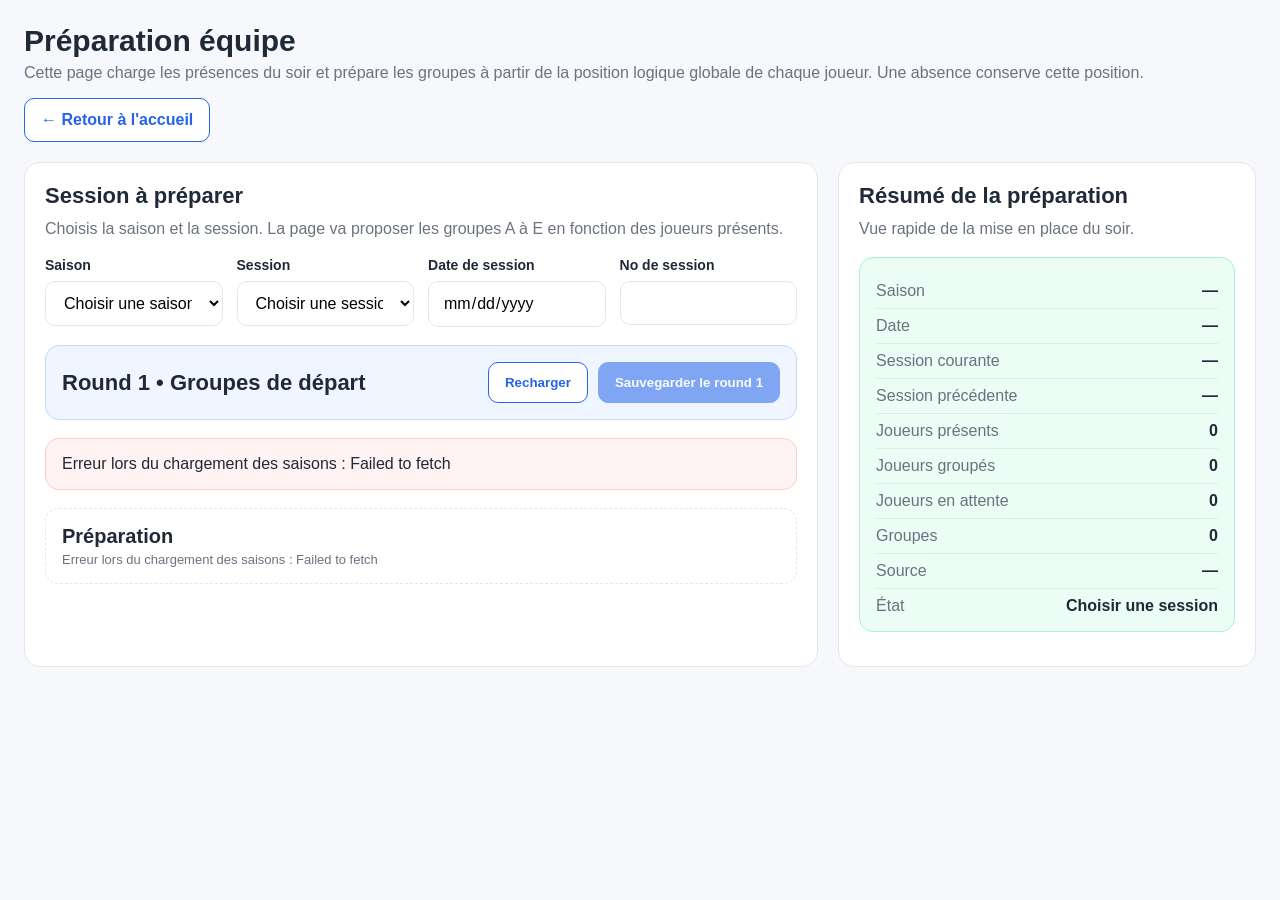
<file: preparation.html>
<!DOCTYPE html>
<html lang="fr">
<head>
  <meta charset="UTF-8" />
  <meta name="viewport" content="width=device-width, initial-scale=1.0" />
  <title>Badminton Stats - Préparation équipe</title>
  <style>
    :root {
      --bg: #f6f8fb;
      --card: #ffffff;
      --text: #1f2937;
      --muted: #6b7280;
      --line: #e5e7eb;
      --accent: #2563eb;
      --accent-hover: #1d4ed8;
      --soft: #eff6ff;
      --soft-line: #bfdbfe;
      --warn-bg: #fff7ed;
      --warn-line: #fdba74;
      --ok-bg: #ecfdf5;
      --ok-line: #a7f3d0;
      --danger-bg: #fef2f2;
      --danger-line: #fecaca;
    }

    * { box-sizing: border-box; }

    body {
      margin: 0;
      font-family: Arial, sans-serif;
      background: var(--bg);
      color: var(--text);
    }

    .wrap {
      max-width: 1400px;
      margin: 0 auto;
      padding: 24px;
    }

    .topbar {
      display: flex;
      justify-content: space-between;
      align-items: center;
      gap: 16px;
      flex-wrap: wrap;
      margin-bottom: 20px;
    }

    .topbar h1 {
      margin: 0;
      font-size: 30px;
    }

    .topbar p {
      margin: 6px 0 0;
      color: var(--muted);
    }

    .btn {
      display: inline-block;
      padding: 12px 16px;
      border-radius: 10px;
      text-decoration: none;
      font-weight: bold;
      border: 1px solid var(--accent);
      background: var(--accent);
      color: #fff;
      cursor: pointer;
    }

    .btn:hover { background: var(--accent-hover); }
    .btn.secondary { background: #fff; color: var(--accent); }
    .btn.ghost { background: transparent; color: var(--accent); }
    .btn:disabled { opacity: 0.55; cursor: not-allowed; }

    .layout {
      display: grid;
      grid-template-columns: minmax(0, 1.9fr) minmax(320px, 1fr);
      gap: 20px;
    }

    .card {
      background: var(--card);
      border: 1px solid var(--line);
      border-radius: 16px;
      padding: 20px;
    }

    .card h2 {
      margin: 0 0 8px;
      font-size: 22px;
    }

    .card p {
      margin: 0;
      color: var(--muted);
      line-height: 1.5;
    }

    .session-grid {
      display: grid;
      grid-template-columns: repeat(4, minmax(0, 1fr));
      gap: 14px;
      margin-top: 16px;
    }

    .field {
      display: flex;
      flex-direction: column;
      gap: 8px;
    }

    label {
      font-weight: bold;
      font-size: 14px;
    }

    input, select {
      width: 100%;
      padding: 12px 14px;
      border: 1px solid var(--line);
      border-radius: 10px;
      font: inherit;
      background: #fff;
    }

    .prep-bar {
      display: flex;
      justify-content: space-between;
      align-items: center;
      gap: 12px;
      flex-wrap: wrap;
      margin-top: 18px;
      padding: 16px;
      border-radius: 14px;
      border: 1px solid var(--soft-line);
      background: var(--soft);
    }

    .prep-title {
      font-size: 22px;
      font-weight: bold;
    }

    .prep-actions {
      display: flex;
      gap: 10px;
      flex-wrap: wrap;
    }

    .hint-box {
      margin-top: 18px;
      padding: 16px;
      border-radius: 14px;
      border: 1px solid var(--line);
      background: #fafafa;
    }

    .hint-box.warn {
      background: var(--warn-bg);
      border-color: var(--warn-line);
    }

    .hint-box.ok {
      background: var(--ok-bg);
      border-color: var(--ok-line);
    }

    .hint-box.danger {
      background: var(--danger-bg);
      border-color: var(--danger-line);
    }

    .groups-grid {
      display: grid;
      grid-template-columns: repeat(auto-fit, minmax(300px, 1fr));
      gap: 16px;
      margin-top: 18px;
    }

    .group-card {
      border-radius: 14px;
      padding: 16px;
      border: 1px solid var(--line);
      background: #fafafa;
    }

    .group-top {
      display: flex;
      justify-content: space-between;
      align-items: flex-start;
      gap: 10px;
    }

    .group-title {
      margin: 0;
      font-size: 20px;
    }

    .group-badge {
      display: inline-block;
      padding: 5px 10px;
      border-radius: 999px;
      background: var(--soft);
      border: 1px solid var(--soft-line);
      color: var(--accent);
      font-weight: bold;
      font-size: 13px;
      margin-top: 6px;
    }

    .group-meta {
      font-size: 13px;
      color: var(--muted);
      margin-top: 4px;
    }

    .group-players {
      display: flex;
      flex-direction: column;
      gap: 10px;
      margin-top: 12px;
    }

    .slot {
      border: 1px dashed #cbd5e1;
      border-radius: 12px;
      padding: 12px;
      background: #fff;
      min-height: 68px;
    }

    .slot-player {
      display: flex;
      align-items: center;
      gap: 10px;
    }

    .slot-rank {
      width: 28px;
      height: 28px;
      border-radius: 999px;
      background: var(--soft);
      border: 1px solid var(--soft-line);
      color: var(--accent);
      display: flex;
      align-items: center;
      justify-content: center;
      font-weight: bold;
      font-size: 13px;
      flex: 0 0 28px;
    }

    .slot-photo {
      width: 42px;
      height: 42px;
      border-radius: 50%;
      object-fit: cover;
      background: #e5e7eb;
      border: 1px solid var(--line);
      flex: 0 0 42px;
    }

    .slot-text {
      min-width: 0;
      flex: 1 1 auto;
    }

    .slot-name {
      font-weight: bold;
      line-height: 1.2;
      word-break: break-word;
    }

    .slot-meta {
      margin-top: 4px;
      font-size: 12px;
      color: var(--muted);
    }

    .empty-card {
      background: #fff;
      border-style: dashed;
    }

    .summary-box {
      margin-top: 16px;
      background: #ecfdf5;
      border: 1px solid #a7f3d0;
      border-radius: 14px;
      padding: 16px;
    }

    .summary-row {
      display: flex;
      justify-content: space-between;
      gap: 12px;
      padding: 8px 0;
      border-bottom: 1px solid rgba(0,0,0,0.06);
    }

    .summary-row:last-child {
      border-bottom: none;
      padding-bottom: 0;
    }

    .summary-label {
      color: var(--muted);
    }

    .summary-value {
      font-weight: bold;
      text-align: right;
    }

    .bench-list {
      margin-top: 14px;
      display: flex;
      flex-direction: column;
      gap: 10px;
    }

    .bench-item {
      border: 1px dashed #cbd5e1;
      border-radius: 12px;
      padding: 12px;
      background: #fff;
      display: flex;
      align-items: center;
      gap: 10px;
    }

    .mini-photo {
      width: 36px;
      height: 36px;
      border-radius: 50%;
      object-fit: cover;
      background: #e5e7eb;
      border: 1px solid var(--line);
      flex: 0 0 36px;
    }

    .mini-text {
      min-width: 0;
      flex: 1 1 auto;
    }

    .mini-name {
      font-weight: bold;
      line-height: 1.2;
      word-break: break-word;
    }

    .mini-meta {
      margin-top: 4px;
      font-size: 12px;
      color: var(--muted);
    }

    @media (max-width: 980px) {
      .layout { grid-template-columns: 1fr; }
      .session-grid { grid-template-columns: 1fr; }
    }

  .prep-swap-enabled {
    cursor: pointer;
    position: relative;
    transition: box-shadow 0.15s ease;
  }

  .prep-swap-enabled:hover {
    box-shadow: 0 0 0 2px rgba(37, 99, 235, 0.18);
  }

  .prep-swap-open {
    box-shadow: 0 0 0 3px #f59e0b;
  }

  .prep-swap-picker-wrap {
    margin-top: 10px;
    padding-top: 10px;
    border-top: 1px solid var(--line);
  }

  .prep-swap-picker-label {
    display: block;
    font-size: 12px;
    font-weight: bold;
    color: var(--muted);
    margin-bottom: 6px;
  }

  .prep-swap-picker {
    width: 100%;
    padding: 10px 12px;
    border: 1px solid var(--soft-line);
    border-radius: 10px;
    font: inherit;
    background: #fff;
  }

    
  </style>

</head>
<body>
  <div class="wrap">
    <div class="topbar">
      <div>
        <h1>Préparation équipe</h1>
        <p>Cette page charge les présences du soir et prépare les groupes à partir de la position logique globale de chaque joueur. Une absence conserve cette position.</p>
      </div>
      <a class="btn secondary" href="index.html">← Retour à l'accueil</a>
    </div>

    <div class="layout">
      <section class="card">
        <h2>Session à préparer</h2>
        <p>Choisis la saison et la session. La page va proposer les groupes A à E en fonction des joueurs présents.</p>

        <div class="session-grid">
          <div class="field">
            <label for="prepSeason">Saison</label>
            <select id="prepSeason">
              <option value="">Choisir une saison</option>
            </select>
          </div>

          <div class="field">
            <label for="prepSession">Session</label>
            <select id="prepSession">
              <option value="">Choisir une session</option>
            </select>
          </div>

          <div class="field">
            <label for="prepDate">Date de session</label>
            <input type="date" id="prepDate" readonly />
          </div>

          <div class="field">
            <label for="prepSessionNo">No de session</label>
            <input type="number" id="prepSessionNo" min="1" readonly />
          </div>
        </div>

        <div class="prep-bar">
          <div class="prep-title" id="prepTitle">Round 1 • Groupes de départ</div>
          <div class="prep-actions">
            <button type="button" class="btn secondary" id="reloadPrepBtn">Recharger</button>
            <button type="button" class="btn" id="savePrepBtn" disabled>Sauvegarder le round 1</button>
          </div>
        </div>

        <div class="hint-box" id="hintBox">
          Choisis une session pour afficher la préparation.
        </div>

        <div class="groups-grid" id="groupsGrid"></div>
      </section>

      <aside class="card">
        <h2>Résumé de la préparation</h2>
        <p>Vue rapide de la mise en place du soir.</p>

        <div class="summary-box">
          <div class="summary-row">
            <div class="summary-label">Saison</div>
            <div class="summary-value" id="sumSeason">—</div>
          </div>
          <div class="summary-row">
            <div class="summary-label">Date</div>
            <div class="summary-value" id="sumDate">—</div>
          </div>
          <div class="summary-row">
            <div class="summary-label">Session courante</div>
            <div class="summary-value" id="sumSession">—</div>
          </div>
          <div class="summary-row">
            <div class="summary-label">Session précédente</div>
            <div class="summary-value" id="sumPrevSession">—</div>
          </div>
          <div class="summary-row">
            <div class="summary-label">Joueurs présents</div>
            <div class="summary-value" id="sumPresentCount">0</div>
          </div>
          <div class="summary-row">
            <div class="summary-label">Joueurs groupés</div>
            <div class="summary-value" id="sumGroupedCount">0</div>
          </div>
          <div class="summary-row">
            <div class="summary-label">Joueurs en attente</div>
            <div class="summary-value" id="sumBenchCount">0</div>
          </div>
          <div class="summary-row">
            <div class="summary-label">Groupes</div>
            <div class="summary-value" id="sumGroupCount">0</div>
          </div>
          <div class="summary-row">
            <div class="summary-label">Source</div>
            <div class="summary-value" id="sumSource">—</div>
          </div>
          <div class="summary-row">
            <div class="summary-label">État</div>
            <div class="summary-value" id="sumState">—</div>
          </div>
        </div>

        <div class="bench-list" id="benchList"></div>
      </aside>
    </div>
  </div>
<script>
  const API_URL = 'https://script.google.com/macros/s/AKfycbwddJ7s8j6uWH2fXP_h7161F_MT5ZU12X15oMx6Xx7icxud1jg9_e3iq28bjfs3X4_y/exec';
  const GROUP_CODES = ['A', 'B', 'C', 'D', 'E'];

  const DEFAULT_AVATAR =
    'data:image/svg+xml;utf8,' +
    encodeURIComponent(`
      <svg xmlns="http://www.w3.org/2000/svg" viewBox="0 0 200 200">
        <rect width="200" height="200" fill="#e5e7eb"/>
        <circle cx="100" cy="78" r="34" fill="#9ca3af"/>
        <path d="M40 170c10-30 34-46 60-46s50 16 60 46" fill="#9ca3af"/>
      </svg>
    `);

  const prepSeasonEl = document.getElementById('prepSeason');
  const prepSessionEl = document.getElementById('prepSession');
  const prepDateEl = document.getElementById('prepDate');
  const prepSessionNoEl = document.getElementById('prepSessionNo');
  const prepTitleEl = document.getElementById('prepTitle');
  const reloadPrepBtn = document.getElementById('reloadPrepBtn');
  const savePrepBtn = document.getElementById('savePrepBtn');
  const hintBoxEl = document.getElementById('hintBox');
  const groupsGridEl = document.getElementById('groupsGrid');
  const benchListEl = document.getElementById('benchList');

  const sumSeasonEl = document.getElementById('sumSeason');
  const sumDateEl = document.getElementById('sumDate');
  const sumSessionEl = document.getElementById('sumSession');
  const sumPrevSessionEl = document.getElementById('sumPrevSession');
  const sumPresentCountEl = document.getElementById('sumPresentCount');
  const sumGroupedCountEl = document.getElementById('sumGroupedCount');
  const sumBenchCountEl = document.getElementById('sumBenchCount');
  const sumGroupCountEl = document.getElementById('sumGroupCount');
  const sumSourceEl = document.getElementById('sumSource');
  const sumStateEl = document.getElementById('sumState');

  let seasonsCache = [];
  let attendanceCache = [];
  let currentSessionRoundsCache = [];
  let previousSessionRoundsCache = [];
  let previousRoundRankingCache = [];
  let cumulativeRankingCache = [];
  let logicalPositionsCache = [];
  let logicalPositionsSource = '';
  let proposalGroups = [];
  let benchPlayers = [];
  let preparationSource = '';
  let previousSessionNoCache = '';
  let currentRound1AlreadyExists = false;
  let openPrepSwapMenuRef = null;

  function safeText(value) {
    return value == null ? '' : String(value);
  }

  function escapeHtml(value) {
    return safeText(value)
      .replace(/&/g, '&amp;')
      .replace(/</g, '&lt;')
      .replace(/>/g, '&gt;')
      .replace(/"/g, '&quot;')
      .replace(/'/g, '&#039;');
  }

  function safeSessionNo(value) {
    return String(value ?? '').trim().replace(/\.0+$/, '');
  }

  function compareNames(a, b) {
    return safeText(a?.nom || a?.joueur_id || '').localeCompare(
      safeText(b?.nom || b?.joueur_id || ''),
      'fr',
      { sensitivity: 'base' }
    );
  }

  function compareNumericLike(a, b) {
    const na = Number(String(a ?? '').trim());
    const nb = Number(String(b ?? '').trim());

    if (Number.isFinite(na) && Number.isFinite(nb) && na !== nb) {
      return na - nb;
    }

    return String(a ?? '').localeCompare(String(b ?? ''), 'fr', {
      numeric: true,
      sensitivity: 'base'
    });
  }

  function getGroupIndex(groupCode) {
    const index = GROUP_CODES.indexOf(safeText(groupCode).trim().toUpperCase());
    return index === -1 ? 999 : index;
  }

  function getPlayerPhoto(player) {
    const fileId = safeText(player?.photo_drive).trim();
    return fileId
      ? `https://drive.google.com/thumbnail?id=${encodeURIComponent(fileId)}&sz=w300`
      : DEFAULT_AVATAR;
  }

  function clearSessionFields() {
    prepSessionEl.innerHTML = '<option value="">Choisir une session</option>';
    prepDateEl.value = '';
    prepSessionNoEl.value = '';
  }

  function setHint(message, variant = '') {
    hintBoxEl.className = 'hint-box' + (variant ? ` ${variant}` : '');
    hintBoxEl.textContent = message;
  }

  function resetPreparation(message = 'Choisis une session pour afficher la préparation.', variant = '') {
    proposalGroups = [];
    benchPlayers = [];
    preparationSource = '';
    previousSessionNoCache = '';
    currentRound1AlreadyExists = false;
    openPrepSwapMenuRef = null;

    groupsGridEl.innerHTML = `
      <article class="group-card empty-card">
        <h3 class="group-title">Préparation</h3>
        <div class="group-meta">${escapeHtml(message)}</div>
      </article>
    `;

    benchListEl.innerHTML = '';
    setHint(message, variant);

    sumPresentCountEl.textContent = '0';
    sumGroupedCountEl.textContent = '0';
    sumBenchCountEl.textContent = '0';
    sumGroupCountEl.textContent = '0';
    sumSourceEl.textContent = '—';
    sumPrevSessionEl.textContent = '—';
    sumStateEl.textContent = '—';

    savePrepBtn.disabled = true;
  }

  async function fetchJson(params) {
    const response = await fetch(`${API_URL}?${params.toString()}`);
    return response.json();
  }

  function getSelectedSeason() {
    const saisonId = safeText(prepSeasonEl.value).trim();
    return seasonsCache.find(season => safeText(season.saison_id).trim() === saisonId) || null;
  }

  function getSelectedSessionMeta() {
    const season = getSelectedSeason();
    const noSession = safeText(prepSessionEl.value).trim();
    if (!season || !noSession) return null;

    const sessions = Array.isArray(season.sessions) ? season.sessions : [];
    return sessions.find(session => safeSessionNo(session.no_session) === noSession) || null;
  }

  function getPreviousSessionNo(noSession) {
    const season = getSelectedSeason();
    if (!season || !Array.isArray(season.sessions)) return '';

    const ordered = [...season.sessions].sort((a, b) =>
      compareNumericLike(a.no_session, b.no_session)
    );

    const index = ordered.findIndex(session =>
      safeSessionNo(session.no_session) === safeSessionNo(noSession)
    );

    if (index <= 0) return '';
    return safeSessionNo(ordered[index - 1].no_session);
  }

  function getPreviousSessionMeta(noSession) {
    const season = getSelectedSeason();
    if (!season || !Array.isArray(season.sessions)) return null;

    const ordered = [...season.sessions].sort((a, b) =>
      compareNumericLike(a.no_session, b.no_session)
    );

    const index = ordered.findIndex(session =>
      safeSessionNo(session.no_session) === safeSessionNo(noSession)
    );

    if (index <= 0) return null;
    return ordered[index - 1] || null;
  }

  function populateSeasonSelect() {
    const currentValue = safeText(prepSeasonEl.value).trim();

    prepSeasonEl.innerHTML =
      '<option value="">Choisir une saison</option>' +
      seasonsCache.map(season => {
        const status = safeText(season?.statut).trim().toLowerCase();
        const closed = status === 'terminee' || status === 'terminée';

        return `
          <option
            value="${escapeHtml(safeText(season.saison_id))}"
            ${closed ? 'disabled' : ''}
          >
            ${escapeHtml(
              safeText(season.nom_saison || season.saison_id) +
              (closed ? ' — terminée' : '')
            )}
          </option>
        `;
      }).join('');

    if (
      currentValue &&
      seasonsCache.some(season => safeText(season.saison_id).trim() === currentValue)
    ) {
      prepSeasonEl.value = currentValue;
    }
  }

  function populateSessionSelect() {
    clearSessionFields();
    const season = getSelectedSeason();
    if (!season || !Array.isArray(season.sessions)) return;

    const ordered = [...season.sessions].sort((a, b) =>
      compareNumericLike(a.no_session, b.no_session)
    );

    prepSessionEl.innerHTML =
      '<option value="">Choisir une session</option>' +
      ordered.map(session => `
        <option value="${escapeHtml(safeSessionNo(session.no_session))}">
          Session ${escapeHtml(safeSessionNo(session.no_session))} — ${escapeHtml(safeText(session.date))}
        </option>
      `).join('');
  }

  function updateSessionFields() {
    const sessionMeta = getSelectedSessionMeta();

    prepDateEl.value = safeText(sessionMeta?.date).trim();
    prepSessionNoEl.value = safeSessionNo(sessionMeta?.no_session);
    sumDateEl.textContent = prepDateEl.value || '—';
    sumSessionEl.textContent = prepSessionNoEl.value || '—';
  }

  function createEmptyStats(player) {
    return {
      joueur_id: safeText(player?.joueur_id).trim(),
      nom: safeText(player?.nom || player?.joueur_id).trim(),
      points_pour: 0,
      points_contre: 0,
      plus_moins: 0,
      matchs_joues: 0
    };
  }

  function upsertStats(statsMap, player) {
    const joueurId = safeText(player?.joueur_id).trim();
    if (!joueurId) return null;

    if (!statsMap[joueurId]) {
      statsMap[joueurId] = createEmptyStats(player);
    }

    return statsMap[joueurId];
  }

  function applyMatchStats(statsMap, players, ownScore, otherScore) {
    players.forEach(player => {
      const stats = upsertStats(statsMap, player);
      if (!stats) return;

      stats.matchs_joues += 1;
      stats.points_pour += Number(ownScore || 0);
      stats.points_contre += Number(otherScore || 0);
      stats.plus_moins = stats.points_pour - stats.points_contre;
    });
  }

  function createPlayerMap(players) {
    const map = {};
    players.forEach(player => {
      const joueurId = safeText(player?.joueur_id).trim();
      if (joueurId) map[joueurId] = player;
    });
    return map;
  }

  function collectUniquePlayersFromMatches(matches) {
    const seen = new Set();
    const players = [];

    matches.forEach(match => {
      [
        match.team1_player1,
        match.team1_player2,
        match.team2_player1,
        match.team2_player2,
        match.waiting_player
      ].forEach(player => {
        const joueurId = safeText(player?.joueur_id).trim();
        if (!joueurId || seen.has(joueurId)) return;
        seen.add(joueurId);
        players.push(player);
      });
    });

    return players;
  }

  function getPlayerId(value) {
    return safeText(value?.joueur_id || value?.player_id || value?.id || value).trim();
  }

  function getNumericValue(...values) {
    for (const value of values) {
      const number = Number(String(value ?? '').replace(',', '.').trim());
      if (Number.isFinite(number)) return number;
    }
    return 0;
  }

  function getCumulativeRankValue(value) {
    const joueurId = getPlayerId(value);
    if (!joueurId) return 999999;

    const row = cumulativeRankingCache.find(item => getPlayerId(item) === joueurId);
    const rank = getNumericValue(row?.rang, row?.rang_global, row?.rank);
    return rank > 0 ? rank : 999999;
  }

  function compareByPerformance(aStats, bStats) {
    if (bStats.plus_moins !== aStats.plus_moins) return bStats.plus_moins - aStats.plus_moins;
    if (bStats.points_pour !== aStats.points_pour) return bStats.points_pour - aStats.points_pour;
    if (aStats.points_contre !== bStats.points_contre) return aStats.points_contre - bStats.points_contre;
    return 0;
  }

  function comparePlayersByCumulativeThenId(a, b) {
    const cumulativeCompare = getCumulativeRankValue(a) - getCumulativeRankValue(b);
    if (cumulativeCompare !== 0) return cumulativeCompare;
    return getPlayerId(a).localeCompare(getPlayerId(b), 'fr', {
      numeric: true,
      sensitivity: 'base'
    });
  }

  function compareStatsPlayers(a, b, statsMap) {
    const aId = getPlayerId(a);
    const bId = getPlayerId(b);

    const aStats = statsMap[aId] || createEmptyStats(a);
    const bStats = statsMap[bId] || createEmptyStats(b);

    const performanceCompare = compareByPerformance(aStats, bStats);
    if (performanceCompare !== 0) return performanceCompare;

    return comparePlayersByCumulativeThenId(a, b);
  }

  function rankRound2Groups(round2Matches) {
    const groupedMatches = {};

    round2Matches.forEach(match => {
      const code = safeText(match?.group_code).trim().toUpperCase();
      if (!code) return;
      if (!groupedMatches[code]) groupedMatches[code] = [];
      groupedMatches[code].push(match);
    });

    const overallStats = {};

    const groups = Object.keys(groupedMatches)
      .sort((a, b) => getGroupIndex(a) - getGroupIndex(b))
      .map(groupCode => {
        const groupMatches = groupedMatches[groupCode];
        const groupPlayers = collectUniquePlayersFromMatches(groupMatches);
        const groupStats = {};

        groupPlayers.forEach(player => {
          upsertStats(groupStats, player);
          upsertStats(overallStats, player);
        });

        groupMatches.forEach(match => {
          const team1 = [match.team1_player1, match.team1_player2].filter(Boolean);
          const team2 = [match.team2_player1, match.team2_player2].filter(Boolean);
          const score1 = Number(match.team1_score ?? '');
          const score2 = Number(match.team2_score ?? '');

          if (!Number.isFinite(score1) || !Number.isFinite(score2)) return;

          applyMatchStats(groupStats, team1, score1, score2);
          applyMatchStats(groupStats, team2, score2, score1);
          applyMatchStats(overallStats, team1, score1, score2);
          applyMatchStats(overallStats, team2, score2, score1);
        });

        const rankedPlayers = [...groupPlayers].sort((a, b) =>
          compareStatsPlayers(a, b, groupStats)
        );

        return {
          group_code: groupCode,
          players: rankedPlayers,
          stats_map: groupStats
        };
      });

    return { groups, overallStats };
  }

  function buildBucketsFromRankedGroups(rankedGroups) {
    return rankedGroups.map(group => {
      const players = Array.isArray(group.players) ? group.players : [];
      const isFive = players.length === 5;

      return {
        group_code: group.group_code,
        top: players.slice(0, 2),
        middle: isFive ? players.slice(2, 3) : [],
        bottom: isFive ? players.slice(3, 5) : players.slice(2, 4)
      };
    });
  }

function orderPlayersInsideNewGroup(blocks, overallStats) {
  return (Array.isArray(blocks) ? blocks : [])
    .map(block =>
      [...(Array.isArray(block) ? block : [])]
        .filter(Boolean)
        .sort((a, b) => compareStatsPlayers(a, b, overallStats))
    )
    .reduce((acc, block) => acc.concat(block), []);
}

function buildMovedGroupsFromRound2(rankedGroups, overallStats) {
  const buckets = buildBucketsFromRankedGroups(rankedGroups);

  return buckets.map((bucket, index) => {
    const fromAbove = index > 0 ? buckets[index - 1].bottom : [];
    const fromBelow = index < buckets.length - 1 ? buckets[index + 1].top : [];

    let orderedBlocks = [];

    if (index === 0) {
      orderedBlocks = [bucket.top, bucket.middle, fromBelow];
    } else if (index === buckets.length - 1) {
      orderedBlocks = [fromAbove, bucket.middle, bucket.bottom];
    } else {
      orderedBlocks = [fromAbove, bucket.middle, fromBelow];
    }

    return {
      group_code: bucket.group_code,
      players: dedupePlayers(
        orderPlayersInsideNewGroup(orderedBlocks, overallStats)
      )
    };
  });
}

  function dedupePlayers(players) {
    const seen = new Set();
    const result = [];

    players.forEach(player => {
      const joueurId = safeText(player?.joueur_id).trim();
      if (!joueurId || seen.has(joueurId)) return;
      seen.add(joueurId);
      result.push(player);
    });

    return result;
  }

function getGroupSizeCombo(total) {
  for (let countFive = Math.floor(total / 5); countFive >= 0; countFive -= 1) {
    const remaining = total - (countFive * 5);

    if (remaining % 4 === 0) {
      const countFour = remaining / 4;

      return [
        ...Array(countFour).fill(4),
        ...Array(countFive).fill(5)
      ];
    }
  }

  return null;
}
  function getBestUsablePlayerCount(totalPlayers) {
    for (let usable = totalPlayers; usable >= 4; usable -= 1) {
      if (getGroupSizeCombo(usable)) return usable;
    }
    return 0;
  }

  function buildSeedOrder(movedGroups, activePlayers) {
    const presentMap = createPlayerMap(activePlayers);
    const ordered = [];
    const seen = new Set();

    movedGroups
      .sort((a, b) => getGroupIndex(a.group_code) - getGroupIndex(b.group_code))
      .forEach(group => {
        group.players.forEach(player => {
          const joueurId = safeText(player?.joueur_id).trim();
          if (!joueurId || seen.has(joueurId) || !presentMap[joueurId]) return;
          seen.add(joueurId);
          ordered.push(presentMap[joueurId]);
        });
      });

    const extras = activePlayers
      .filter(player => !seen.has(safeText(player?.joueur_id).trim()))
      .sort(compareNames);

    return [...ordered, ...extras];
  }

  function finalizeGroupsFromSeed(seedPlayers, sourceLabel) {
    const deduped = dedupePlayers(seedPlayers);
    const usableCount = getBestUsablePlayerCount(deduped.length);

    if (usableCount < 4) {
      return {
        groups: [],
        bench: deduped,
        source: sourceLabel
      };
    }

    const sizes = getGroupSizeCombo(usableCount) || [];
    const groupedPlayers = deduped.slice(0, usableCount);
    const bench = deduped.slice(usableCount);

    const groups = [];
    let cursor = 0;

    sizes.forEach((size, index) => {
      const players = groupedPlayers.slice(cursor, cursor + size);
      cursor += size;

      if (players.length >= 4) {
        groups.push({
          group_code: GROUP_CODES[index] || String(index + 1),
          players
        });
      }
    });

    return {
      groups,
      bench,
      source: sourceLabel
    };
  }
  
  function buildFallbackPreparation(activePlayers, reason) {
    const ordered = getPresentPlayersRankedByCumulative(activePlayers);
    return finalizeGroupsFromSeed(ordered, reason);
  }

  function extractGroupsFromSavedRound(matches) {
    const byGroup = {};

    matches.forEach(match => {
      const groupCode = safeText(match?.group_code).trim().toUpperCase();
      if (!groupCode) return;
      if (!byGroup[groupCode]) byGroup[groupCode] = [];

      [
        match.team1_player1,
        match.team1_player2,
        match.team2_player1,
        match.team2_player2,
        match.waiting_player
      ].forEach(player => {
        const joueurId = safeText(player?.joueur_id).trim();
        if (!joueurId) return;

        if (!byGroup[groupCode].some(item => safeText(item?.joueur_id).trim() === joueurId)) {
          byGroup[groupCode].push(player);
        }
      });
    });

    return Object.keys(byGroup)
      .sort((a, b) => getGroupIndex(a) - getGroupIndex(b))
      .map(groupCode => ({
        group_code: groupCode,
        players: byGroup[groupCode]
      }));
  }

function getRoundRankingGroupCode(row) {
  return safeText(row?.groupe_code || row?.group_code).trim().toUpperCase();
}

function getRoundRankingStats(row) {
  const pointsPour = getNumericValue(
    row?.points_pour,
    row?.point_pour,
    row?.pts_pour,
    row?.pour,
    row?.pointsFor,
    row?.pf
  );

  const pointsContre = getNumericValue(
    row?.points_contre,
    row?.point_contre,
    row?.pts_contre,
    row?.contre,
    row?.pointsAgainst,
    row?.pa
  );

  const plusMoinsRaw = getNumericValue(
    row?.plus_moins,
    row?.diff,
    row?.differentiel,
    row?.différentiel
  );

  return {
    points_pour: pointsPour,
    points_contre: pointsContre,
    plus_moins: plusMoinsRaw || (pointsPour - pointsContre)
  };
}

function comparePreviousRoundRankingRows(a, b) {
  const performanceCompare = compareByPerformance(
    getRoundRankingStats(a),
    getRoundRankingStats(b)
  );

  if (performanceCompare !== 0) return performanceCompare;

  return comparePlayersByCumulativeThenId(a, b);
}

function buildRankedGroupsFromPreviousRoundRanking() {
  const byGroup = {};

  previousRoundRankingCache.forEach(row => {
    const groupCode = getRoundRankingGroupCode(row);
    const joueurId = getPlayerId(row);

    if (!groupCode || !joueurId) return;

    if (!byGroup[groupCode]) byGroup[groupCode] = [];
    byGroup[groupCode].push(row);
  });

  return Object.keys(byGroup)
    .sort((a, b) => getGroupIndex(a) - getGroupIndex(b))
    .map(groupCode => ({
      group_code: groupCode,
      players: byGroup[groupCode]
        .slice()
        .sort(comparePreviousRoundRankingRows)
    }))
    .filter(group => group.players.length >= 4);
}

function buildMovedGroupsFromRoundRanking(rankedGroups) {
  const buckets = buildBucketsFromRankedGroups(rankedGroups);

  return buckets.map((bucket, index) => {
    const fromAbove = index > 0 ? buckets[index - 1].bottom : [];
    const fromBelow = index < buckets.length - 1 ? buckets[index + 1].top : [];

    let players = [];

    if (index === 0) {
      players = [...bucket.top, ...fromBelow, ...bucket.middle];
    } else if (index === buckets.length - 1) {
      players = [...fromAbove, ...bucket.middle, ...bucket.bottom];
    } else {
      players = [...fromAbove, ...bucket.middle, ...fromBelow];
    }

    return {
      group_code: bucket.group_code,
      players: dedupePlayers(players)
    };
  });
}

function getPresentPlayersRankedByCumulative(activePlayers) {
  const presentMap = createPlayerMap(activePlayers);
  const ranked = [];
  const seen = new Set();

  cumulativeRankingCache
    .slice()
    .sort((a, b) => Number(a?.rang || 9999) - Number(b?.rang || 9999))
    .forEach(row => {
      const joueurId = safeText(row?.joueur_id).trim();
      if (!joueurId || !presentMap[joueurId] || seen.has(joueurId)) return;
      seen.add(joueurId);
      ranked.push(presentMap[joueurId]);
    });

  activePlayers.forEach(player => {
    const joueurId = safeText(player?.joueur_id).trim();
    if (!joueurId || seen.has(joueurId)) return;
    seen.add(joueurId);
    ranked.push(player);
  });

  return ranked;
}

function getPreviousRound2PlayerIds() {
  const ids = new Set();

  previousRoundRankingCache.forEach(row => {
    const joueurId = safeText(row?.joueur_id).trim();
    if (joueurId) ids.add(joueurId);
  });

  return ids;
}

function getReturningPlayersOrderedByCumulative(activePlayers, excludedIds) {
  const excluded = excludedIds instanceof Set ? excludedIds : new Set();

  return getPresentPlayersRankedByCumulative(activePlayers)
    .filter(player => {
      const joueurId = safeText(player?.joueur_id).trim();
      return joueurId && !excluded.has(joueurId);
    });
}


function buildFilledSlotGroupsFromMovedGroups(movedGroups, activePlayers) {
  const presentMap = createPlayerMap(activePlayers);
  const previousRound2Ids = getPreviousRound2PlayerIds();
  const returningPlayers = getReturningPlayersOrderedByCumulative(activePlayers, previousRound2Ids);

  let returningIndex = 0;

  return movedGroups
    .slice()
    .sort((a, b) => getGroupIndex(a.group_code) - getGroupIndex(b.group_code))
    .map(group => {
      const filledSlots = (group.players || []).map(player => {
        const joueurId = safeText(player?.joueur_id).trim();

        if (joueurId && presentMap[joueurId]) {
          return presentMap[joueurId];
        }

        const returningPlayer = returningPlayers[returningIndex] || null;
        if (returningPlayer) returningIndex += 1;
        return returningPlayer;
      });

      return {
        group_code: safeText(group.group_code).trim().toUpperCase(),
        players: filledSlots.filter(Boolean)
      };
    });
}

function buildPreparationFromSlotGroups(slotGroups, sourceLabel, totalPlayers) {
  const working = (Array.isArray(slotGroups) ? slotGroups : [])
    .map(group => ({
      group_code: safeText(group?.group_code).trim().toUpperCase(),
      players: dedupePlayers([...(Array.isArray(group?.players) ? group.players : [])].filter(Boolean))
    }))
    .filter(group => group.players.length);

  const usableCount = getBestUsablePlayerCount(totalPlayers);

  if (usableCount < 4) {
    return {
      groups: [],
      bench: working.flatMap(group => group.players),
      source: sourceLabel
    };
  }

  const targetSizes = getGroupSizeCombo(usableCount) || [];
  const targetGroupCount = targetSizes.length;
  const bench = [];

  let totalAssigned = working.reduce((sum, group) => sum + group.players.length, 0);

  while (totalAssigned > usableCount && working.length) {
    const lastGroup = working[working.length - 1];
    const removed = lastGroup.players.pop();

    if (removed) {
      bench.unshift(removed);
      totalAssigned -= 1;
    }

    if (!lastGroup.players.length) {
      working.pop();
    }
  }

  while (working.length > targetGroupCount) {
    const overflowGroup = working.pop();
    if (!overflowGroup) break;

    if (!working.length) {
      working.push(overflowGroup);
      break;
    }

    working[working.length - 1].players.push(...overflowGroup.players);
  }

  while (working.length < targetGroupCount) {
    working.push({
      group_code: GROUP_CODES[working.length] || String(working.length + 1),
      players: []
    });
  }

  for (let i = 0; i < targetGroupCount - 1; i += 1) {
    while (working[i].players.length < targetSizes[i] && working[i + 1].players.length) {
      working[i].players.push(working[i + 1].players.shift());
    }

    while (working[i].players.length > targetSizes[i]) {
      const movedDown = working[i].players.pop();
      if (!movedDown) break;
      working[i + 1].players.unshift(movedDown);
    }
  }

  const groups = working
    .map((group, index) => ({
      group_code: GROUP_CODES[index] || group.group_code || String(index + 1),
      players: group.players.slice(0, targetSizes[index] || group.players.length)
    }))
    .filter(group => group.players.length >= 4);

  return {
    groups,
    bench,
    source: sourceLabel
  };
}

function buildSeedOrderFromPreviousRoundRanking(activePlayers, movedGroups) {
  const presentMap = createPlayerMap(activePlayers);
  const ordered = [];
  const seen = new Set();

  movedGroups
    .slice()
    .sort((a, b) => getGroupIndex(a.group_code) - getGroupIndex(b.group_code))
    .forEach(group => {
      (group.players || []).forEach(player => {
        const joueurId = safeText(player?.joueur_id).trim();
        if (!joueurId || seen.has(joueurId) || !presentMap[joueurId]) return;
        seen.add(joueurId);
        ordered.push(presentMap[joueurId]);
      });
    });

  const extras = getPresentPlayersRankedByCumulative(activePlayers)
    .filter(player => {
      const joueurId = safeText(player?.joueur_id).trim();
      return joueurId && !seen.has(joueurId);
    });

  return [...ordered, ...extras];
}

function buildCompressedSeedOrderFromPreviousRoundRanking(activePlayers, rankedGroups) {
  const presentMap = createPlayerMap(activePlayers);
  const ordered = [];
  const seen = new Set();

  rankedGroups
    .slice()
    .sort((a, b) => getGroupIndex(a.group_code) - getGroupIndex(b.group_code))
    .forEach(group => {
      (group.players || []).forEach(player => {
        const joueurId = safeText(player?.joueur_id).trim();
        if (!joueurId || seen.has(joueurId) || !presentMap[joueurId]) return;
        seen.add(joueurId);
        ordered.push(presentMap[joueurId]);
      });
    });

  const previousRound2Ids = getPreviousRound2PlayerIds();
  const returningPlayers = getReturningPlayersOrderedByCumulative(activePlayers, previousRound2Ids)
    .filter(player => {
      const joueurId = safeText(player?.joueur_id).trim();
      return joueurId && !seen.has(joueurId);
    });

  return [...ordered, ...returningPlayers];
}

function buildPreparationFromLogicalPositions(activePlayers, logicalPositions) {
  const positionMap = {};

  (Array.isArray(logicalPositions) ? logicalPositions : []).forEach(item => {
    const joueurId = safeText(item?.joueur_id).trim();
    const position = Number(item?.position_logique || 0);

    if (!joueurId || !Number.isFinite(position) || position <= 0) {
      return;
    }

    positionMap[joueurId] = {
      position_logique: position,
      derniere_session_jouee: safeSessionNo(item?.derniere_session_jouee)
    };
  });

  const ordered = (Array.isArray(activePlayers) ? activePlayers : [])
    .map(player => {
      const joueurId = safeText(player?.joueur_id).trim();
      const logical = positionMap[joueurId] || {};

      return {
        ...player,
        position_logique: Number(logical.position_logique || 999999),
        derniere_session_jouee: safeSessionNo(
          logical.derniere_session_jouee || ''
        )
      };
    })
    .sort((a, b) => {
      if (a.position_logique !== b.position_logique) {
        return a.position_logique - b.position_logique;
      }

      return compareNames(a, b);
    });

  return finalizeGroupsFromSeed(
    ordered,
    logicalPositionsSource || 'Positions logiques globales'
  );
}

function buildPreparationFromPreviousAttendance(activePlayers, previousAttendancePlayers) {
  const rankedPresent = getPresentPlayersRankedByCumulative(activePlayers);

  // Première session de la saison :
  // aucun historique de présence précédent, donc classement courant seulement.
  if (!previousSessionNoCache) {
    return finalizeGroupsFromSeed(
      rankedPresent,
      'Classement courant • première session de la saison'
    );
  }

  const previousIds = new Set(
    (Array.isArray(previousAttendancePlayers) ? previousAttendancePlayers : [])
      .map(player => safeText(player?.joueur_id).trim())
      .filter(Boolean)
  );

  const presentLastSession = [];
  const returningAfterAbsence = [];

  rankedPresent.forEach(player => {
    const joueurId = safeText(player?.joueur_id).trim();
    if (!joueurId) return;

    if (previousIds.has(joueurId)) {
      presentLastSession.push(player);
    } else {
      returningAfterAbsence.push(player);
    }
  });

  return finalizeGroupsFromSeed(
    [...presentLastSession, ...returningAfterAbsence],
    returningAfterAbsence.length
      ? `Classement courant • ${presentLastSession.length} présents la session précédente • ${returningAfterAbsence.length} retour(s) d'absence à la fin`
      : 'Classement courant • tous les joueurs présents étaient aussi présents à la session précédente'
  );
}
  function serializePrepSwapRef(ref) {
    return [
      safeText(ref?.area).trim(),
      safeText(ref?.group_code).trim(),
      String(ref?.index ?? '')
    ].join('|');
  }

  function deserializePrepSwapRef(value) {
    const [area, group_code, index] = String(value || '').split('|');
    return {
      area: area || '',
      group_code: group_code || '',
      index: Number(index)
    };
  }

  function resolvePrepSwapTarget(ref) {
    if (!ref || !Number.isInteger(Number(ref.index))) return null;

    if (ref.area === 'group') {
      const group = proposalGroups.find(item =>
        safeText(item.group_code).trim() === safeText(ref.group_code).trim()
      );

      if (!group || !Array.isArray(group.players) || !group.players[ref.index]) return null;
      return { owner: group.players, key: Number(ref.index) };
    }

    if (ref.area === 'bench') {
      if (!Array.isArray(benchPlayers) || !benchPlayers[ref.index]) return null;
      return { owner: benchPlayers, key: Number(ref.index) };
    }

    return null;
  }

  function getPlayerFromPrepSwapRef(ref) {
    const target = resolvePrepSwapTarget(ref);
    return target ? target.owner[target.key] || null : null;
  }

  function collectPreparationSwapRefs() {
    const refs = [];

    proposalGroups.forEach(group => {
      (group.players || []).forEach((player, index) => {
        if (!player) return;
        refs.push({
          area: 'group',
          group_code: safeText(group.group_code).trim(),
          index,
          player_id: safeText(player.joueur_id).trim()
        });
      });
    });

    benchPlayers.forEach((player, index) => {
      if (!player) return;
      refs.push({
        area: 'bench',
        group_code: '',
        index,
        player_id: safeText(player.joueur_id).trim()
      });
    });

    return refs.filter(ref => ref.player_id);
  }

  function getPrepSwapPositionLabel(ref) {
    if (ref.area === 'group') {
      return `Groupe ${safeText(ref.group_code).trim()} • Position ${Number(ref.index) + 1}`;
    }
    if (ref.area === 'bench') {
      return `Attente • Position ${Number(ref.index) + 1}`;
    }
    return 'Position';
  }

function getPrepSwapOptionLabel(ref) {
  const player = getPlayerFromPrepSwapRef(ref);
  return safeText(player?.nom || player?.joueur_id || 'Joueur');
}

  function clearPreparationSwapPickerUI() {
    document.querySelectorAll('.prep-swap-picker-wrap').forEach(node => node.remove());
    document.querySelectorAll('.prep-swap-open').forEach(node => node.classList.remove('prep-swap-open'));
  }

  function findPrepSwapContainer(ref) {
    if (!ref) return null;

    if (ref.area === 'group') {
      const selector =
        `.prep-swap-enabled[data-swap-area="group"][data-group-code="${safeText(ref.group_code).trim()}"][data-slot-index="${String(ref.index)}"]`;
      return groupsGridEl.querySelector(selector);
    }

    if (ref.area === 'bench') {
      const selector =
        `.prep-swap-enabled[data-swap-area="bench"][data-slot-index="${String(ref.index)}"]`;
      return benchListEl.querySelector(selector);
    }

    return null;
  }

function setOpenPreparationSwapMenu(ref) {
  openPrepSwapMenuRef = ref ? {
    area: safeText(ref.area).trim(),
    group_code: safeText(ref.group_code).trim(),
    index: Number(ref.index)
  } : null;

  clearPreparationSwapPickerUI();

  if (!openPrepSwapMenuRef) return;

  const container = findPrepSwapContainer(openPrepSwapMenuRef);
  if (!container) {
    openPrepSwapMenuRef = null;
    return;
  }

  container.classList.add('prep-swap-open');

  const options = collectPreparationSwapRefs()
    .filter(optionRef =>
      serializePrepSwapRef(optionRef) !== serializePrepSwapRef(openPrepSwapMenuRef)
    )
    .sort((a, b) => {
      const aPlayer = getPlayerFromPrepSwapRef(a);
      const bPlayer = getPlayerFromPrepSwapRef(b);
      return compareNames(aPlayer, bPlayer);
    });

  const wrap = document.createElement('div');
  wrap.className = 'prep-swap-picker-wrap';
  wrap.innerHTML = `
    <label class="prep-swap-picker-label">Action :</label>
    <select class="prep-swap-picker prep-swap-mode">
      <option value="switch">Switch</option>
      <option value="cascade">Cascade</option>
    </select>

    <label class="prep-swap-picker-label">Joueur cible :</label>
    <select class="prep-swap-picker prep-swap-target">
      <option value="">Choisir un joueur présent</option>
      ${options.map(optionRef => `
        <option value="${escapeHtml(serializePrepSwapRef(optionRef))}">
          ${escapeHtml(getPrepSwapOptionLabel(optionRef))}
        </option>
      `).join('')}
    </select>
  `;

  container.appendChild(wrap);

  const modePicker = wrap.querySelector('.prep-swap-mode');
  const targetPicker = wrap.querySelector('.prep-swap-target');

  wrap.addEventListener('click', event => event.stopPropagation());

  targetPicker.focus();

  targetPicker.addEventListener('change', event => {
    const value = safeText(event.target.value).trim();

    if (!value) {
      setOpenPreparationSwapMenu(null);
      return;
    }

    const targetRef = deserializePrepSwapRef(value);
    const mode = safeText(modePicker.value).trim().toLowerCase();

    if (mode === 'cascade') {
      cascadePreparationPlayers(openPrepSwapMenuRef, targetRef);
      return;
    }

    swapPreparationPlayers(openPrepSwapMenuRef, targetRef);
  });
}

function getPreparationLinearRefs() {
  const refs = [];

  [...proposalGroups]
    .sort((a, b) => getGroupIndex(a.group_code) - getGroupIndex(b.group_code))
    .forEach(group => {
      (group.players || []).forEach((player, index) => {
        if (!player) return;
        refs.push({
          area: 'group',
          group_code: safeText(group.group_code).trim(),
          index
        });
      });
    });

  benchPlayers.forEach((player, index) => {
    if (!player) return;
    refs.push({
      area: 'bench',
      group_code: '',
      index
    });
  });

  return refs;
}

function cascadePreparationPlayers(refA, refB) {
  const sourceKey = serializePrepSwapRef(refA);
  const targetKey = serializePrepSwapRef(refB);

  if (!sourceKey || !targetKey || sourceKey === targetKey) {
    setOpenPreparationSwapMenu(null);
    return;
  }

  const linearRefs = getPreparationLinearRefs();
  const sourceIndex = linearRefs.findIndex(ref => serializePrepSwapRef(ref) === sourceKey);
  const targetIndex = linearRefs.findIndex(ref => serializePrepSwapRef(ref) === targetKey);

  if (sourceIndex === -1 || targetIndex === -1) {
    setOpenPreparationSwapMenu(null);
    return;
  }

  const orderedPlayers = linearRefs.map(ref => getPlayerFromPrepSwapRef(ref));
  const movingPlayer = orderedPlayers[sourceIndex];

  if (!movingPlayer) {
    setOpenPreparationSwapMenu(null);
    return;
  }

  orderedPlayers.splice(sourceIndex, 1);
  orderedPlayers.splice(targetIndex, 0, movingPlayer);

  linearRefs.forEach((ref, index) => {
    const target = resolvePrepSwapTarget(ref);
    if (!target) return;
    target.owner[target.key] = orderedPlayers[index];
  });

  openPrepSwapMenuRef = null;
  renderGroups();
  renderBench();
  updateSummary();
}
  
  function swapPreparationPlayers(refA, refB) {
    const targetA = resolvePrepSwapTarget(refA);
    const targetB = resolvePrepSwapTarget(refB);

    if (!targetA || !targetB) {
      setOpenPreparationSwapMenu(null);
      return;
    }

    const playerA = targetA.owner[targetA.key];
    const playerB = targetB.owner[targetB.key];

    targetA.owner[targetA.key] = playerB;
    targetB.owner[targetB.key] = playerA;

    openPrepSwapMenuRef = null;
    renderGroups();
    renderBench();
    updateSummary();
  }

  function renderPlayerSlot(player, index, groupCode) {
    return `
      <div
        class="slot prep-swap-enabled"
        data-swap-area="group"
        data-group-code="${escapeHtml(groupCode)}"
        data-slot-index="${index}"
      >
        <div class="slot-player">
          <div class="slot-rank">${index + 1}</div>
          <img class="slot-photo" src="${getPlayerPhoto(player)}" alt="${escapeHtml(safeText(player?.nom || player?.joueur_id || 'Joueur'))}">
          <div class="slot-text">
            <div class="slot-name">${escapeHtml(safeText(player?.nom || player?.joueur_id || '—'))}</div>
            <div class="slot-meta">
              ${escapeHtml(safeText(player?.joueur_id || ''))}
              ${Number(player?.position_logique || 0) > 0 && Number(player?.position_logique) < 999999
                ? ` • Position globale #${escapeHtml(String(player.position_logique))}`
                : ''}
            </div>
          </div>
        </div>
      </div>
    `;
  }

  function renderGroups() {
    clearPreparationSwapPickerUI();
    openPrepSwapMenuRef = null;

    if (!proposalGroups.length) {
      groupsGridEl.innerHTML = `
        <article class="group-card empty-card">
          <h3 class="group-title">Aucun groupe</h3>
          <div class="group-meta">Pas assez de joueurs pour préparer des matchs.</div>
        </article>
      `;
      return;
    }

    groupsGridEl.innerHTML = proposalGroups
      .sort((a, b) => getGroupIndex(a.group_code) - getGroupIndex(b.group_code))
      .map(group => `
        <article class="group-card" data-group-card="${escapeHtml(group.group_code)}">
          <div class="group-top">
            <div>
              <h3 class="group-title">Groupe ${escapeHtml(group.group_code)}</h3>
              <div class="group-badge">${group.players.length} joueurs</div>
            </div>
          </div>
          <div class="group-meta">
            Clique sur un joueur pour faire un Switch ou une Cascade avant de sauvegarder.
          </div>
          <div class="group-players">
            ${group.players.map((player, index) => renderPlayerSlot(player, index, group.group_code)).join('')}
          </div>
        </article>
      `).join('');
  }

  function renderBench() {
    if (!benchPlayers.length) {
      benchListEl.innerHTML = '';
      return;
    }

    benchListEl.innerHTML = `
      <div class="card" style="margin-top:16px; padding:16px;">
        <h2 style="margin:0 0 8px; font-size:18px;">Joueurs en attente</h2>
        <p style="margin:0;">Ces joueurs sont présents, mais hors des groupes de départ.</p>
        <div class="bench-list">
          ${benchPlayers.map((player, index) => `
            <div
              class="bench-item prep-swap-enabled"
              data-swap-area="bench"
              data-slot-index="${index}"
            >
              <img class="mini-photo" src="${getPlayerPhoto(player)}" alt="${escapeHtml(safeText(player?.nom || player?.joueur_id || 'Joueur'))}">
              <div class="mini-text">
                <div class="mini-name">${escapeHtml(safeText(player?.nom || player?.joueur_id || '—'))}</div>
                <div class="mini-meta">${escapeHtml(safeText(player?.joueur_id || ''))}</div>
              </div>
            </div>
          `).join('')}
        </div>
      </div>
    `;
  }

  function updateSummary() {
    const season = getSelectedSeason();
    const groupedCount = proposalGroups.reduce((sum, group) => sum + group.players.length, 0);

    sumSeasonEl.textContent = safeText(season?.nom_saison || season?.saison_id || '—');
    sumDateEl.textContent = prepDateEl.value || '—';
    sumSessionEl.textContent = prepSessionNoEl.value || '—';
    sumPrevSessionEl.textContent = previousSessionNoCache || '—';
    sumPresentCountEl.textContent = String(attendanceCache.length);
    sumGroupedCountEl.textContent = String(groupedCount);
    sumBenchCountEl.textContent = String(benchPlayers.length);
    sumGroupCountEl.textContent = String(proposalGroups.length);
    sumSourceEl.textContent = preparationSource || '—';

    if (!prepSessionEl.value) {
      sumStateEl.textContent = 'Choisir une session';
 } else if (currentRound1AlreadyExists) {
  sumStateEl.textContent = 'Sauvegardé';
    } else if (proposalGroups.length) {
      sumStateEl.textContent = 'Prêt à sauvegarder';
    } else {
      sumStateEl.textContent = 'Incomplet';
    }
  }

  async function loadSeasons() {
    try {
      const result = await fetchJson(new URLSearchParams({ action: 'getSeasons' }));
      if (!result.ok) throw new Error(result.error || 'Erreur API inconnue');

      seasonsCache = Array.isArray(result.data) ? result.data : [];
      populateSeasonSelect();

      if (!safeText(prepSeasonEl.value).trim()) {
        const activeSeason = seasonsCache.find(season =>
          safeText(season?.statut).trim().toLowerCase() === 'active'
        );

        if (activeSeason) {
          prepSeasonEl.value = safeText(activeSeason.saison_id).trim();
          populateSessionSelect();
          updateSessionFields();
        }
      }
    } catch (error) {
      console.error(error);
      resetPreparation('Erreur lors du chargement des saisons : ' + (error.message || error), 'danger');
    }
  }

  async function loadPreparationContext() {
    const season = getSelectedSeason();
    const saisonId = safeText(season?.saison_id).trim();
    const noSession = safeText(prepSessionEl.value).trim();
    const dateSession = safeText(prepDateEl.value).trim();

    cumulativeRankingCache = [];
    logicalPositionsCache = [];
    logicalPositionsSource = '';
    attendanceCache = [];
    currentSessionRoundsCache = [];
    previousSessionRoundsCache = [];
    previousRoundRankingCache = [];
    proposalGroups = [];
    benchPlayers = [];
    preparationSource = '';
    previousSessionNoCache = '';
    currentRound1AlreadyExists = false;
    openPrepSwapMenuRef = null;
    savePrepBtn.disabled = true;

    if (!saisonId || !noSession || !dateSession) {
      resetPreparation('Choisis une session pour afficher la préparation.');
      return;
    }

    prepTitleEl.textContent = 'Round 1 • Groupes de départ';
    previousSessionNoCache = getPreviousSessionNo(noSession);
    const previousSessionMeta = getPreviousSessionMeta(noSession);

    try {
      const attendanceParams = new URLSearchParams({
        action: 'getAttendanceForSession',
        saison_id: saisonId,
        date_session: dateSession,
        no_session: noSession
      });

      const currentMatchesParams = new URLSearchParams({
        action: 'getSessionMatches',
        saison_id: saisonId,
        no_session: noSession
      });

const logicalPositionsPromise = fetchJson(new URLSearchParams({
  action: 'getLogicalPositions',
  saison_id: saisonId
}));

const [
  attendanceResult,
  currentMatchesResult,
  logicalPositionsResult
] = await Promise.all([
  fetchJson(attendanceParams),
  fetchJson(currentMatchesParams),
  logicalPositionsPromise
]);

if (!attendanceResult.ok) {
  throw new Error(attendanceResult.error || 'Erreur de présence.');
}

if (!currentMatchesResult.ok) {
  throw new Error(currentMatchesResult.error || 'Erreur de matchs courants.');
}

if (!logicalPositionsResult.ok) {
  throw new Error(
    logicalPositionsResult.error ||
    'Erreur de classement logique.'
  );
}

attendanceCache = Array.isArray(attendanceResult.joueurs)
  ? attendanceResult.joueurs
  : [];

currentSessionRoundsCache = Array.isArray(currentMatchesResult.rounds)
  ? currentMatchesResult.rounds
  : [];

logicalPositionsCache = Array.isArray(logicalPositionsResult.positions)
  ? logicalPositionsResult.positions
  : [];

logicalPositionsSource = safeText(
  logicalPositionsResult.source ||
  'Positions logiques globales'
).trim();

previousSessionRoundsCache = [];
previousRoundRankingCache = [];
cumulativeRankingCache = [];
      
      if (attendanceCache.length < 4) {
        setHint('Pas assez de joueurs présents. Il faut au moins 4 joueurs pour préparer la soirée.', 'danger');
        renderGroups();
        renderBench();
        updateSummary();
        return;
      }

      const existingRound1 = currentSessionRoundsCache.find(round => Number(round?.round_no || 0) === 1);
      currentRound1AlreadyExists = !!(existingRound1 && Array.isArray(existingRound1.matches) && existingRound1.matches.length);

      const built = buildPreparationFromLogicalPositions(
        attendanceCache,
        logicalPositionsCache
      );
      proposalGroups = Array.isArray(built.groups) ? built.groups : [];
      benchPlayers = Array.isArray(built.bench) ? built.bench : [];
      preparationSource = safeText(built.source).trim();

      if (proposalGroups.length) {
if (currentRound1AlreadyExists) {
  setHint(
    `Round 1 sauvegardé. Cette session est maintenant prête pour la page Matchs.`,
    'ok'
  );
  savePrepBtn.disabled = true;
        } else {
          setHint(
            previousSessionNoCache
              ? `Préparation générée avec l’échelle globale. Les absents conservent leur position et reprennent naturellement leur place à leur retour.`
              : `Première session : ordre de départ basé sur ${logicalPositionsSource || 'la saison précédente'}.`,
            'ok'
          );
          savePrepBtn.disabled = false;
        }
      } else {
        setHint('Impossible de générer des groupes valides avec les présences actuelles.', 'danger');
      }

      renderGroups();
      renderBench();
      updateSummary();
    } catch (error) {
      console.error(error);
      resetPreparation('Erreur lors du chargement de la préparation : ' + (error.message || error), 'danger');
    }
  }

function buildStoredPlayerRef(player, tag) {
  const joueurId = safeText(player?.joueur_id).trim();
  if (!joueurId) return '';

  return JSON.stringify({
    joueur_id: joueurId,
    tag: String(tag)
  });
}
  
function buildRound1MatchesFromProposalGroups(groups) {
  return (Array.isArray(groups) ? groups : [])
    .filter(group => Array.isArray(group.players) && group.players.length >= 4)
    .map(group => {
      const players = group.players;

      return {
        group_code: safeText(group.group_code).trim().toUpperCase(),
        court_no: String(getGroupIndex(group.group_code) + 1),

        team1_player1_id: buildStoredPlayerRef(players[0], 1),
        team1_player2_id: buildStoredPlayerRef(players[1], 2),
        team2_player1_id: buildStoredPlayerRef(players[2], 3),
        team2_player2_id: buildStoredPlayerRef(players[3], 4),
        waiting_player_id: buildStoredPlayerRef(players[4], 5),

        team1_score: '',
        team2_score: '',
        winner_team: '',
        notes: ''
      };
    });
}

async function postJson(body) {
  const response = await fetch(API_URL, {
    method: 'POST',
    headers: {
      'Content-Type': 'text/plain;charset=utf-8'
    },
    body: JSON.stringify(body)
  });

  return response.json();
}
  
async function savePreparationRound1() {
  if (!proposalGroups.length) {
    alert('Aucun groupe à sauvegarder.');
    return;
  }

  if (currentRound1AlreadyExists) {
    alert('Le round 1 existe déjà pour cette session.');
    return;
  }

  const season = getSelectedSeason();
  const saisonId = safeText(season?.saison_id).trim();
  const noSession = safeText(prepSessionEl.value).trim();

  if (!saisonId || !noSession) {
    alert('Saison ou session invalide.');
    return;
  }

  const matches = buildRound1MatchesFromProposalGroups(proposalGroups);

  if (!matches.length) {
    alert('Aucun match valide à sauvegarder.');
    return;
  }

  savePrepBtn.disabled = true;

  try {
    const result = await postJson({
      action: 'saveRoundMatches',
      saison_id: saisonId,
      no_session: noSession,
      round_no: '1',
      match_no: '1',
      matches,
      refresh_rankings: false
    });

    if (!result.ok) {
      throw new Error(result.error || 'Erreur inconnue lors de la sauvegarde du round 1.');
    }

    currentRound1AlreadyExists = true;

    setHint(
      `Round 1 sauvegardé avec succès (${result.nb_matchs || matches.length} groupe(s)).`,
      'ok'
    );

    await loadPreparationContext();
  } catch (error) {
    console.error(error);
    setHint(
      'Erreur lors de la sauvegarde du round 1 : ' + (error.message || error),
      'danger'
    );
    savePrepBtn.disabled = false;
  }
}
  prepSeasonEl.addEventListener('change', () => {
    populateSessionSelect();
    updateSessionFields();
    resetPreparation();
    updateSummary();
  });

  prepSessionEl.addEventListener('change', () => {
    updateSessionFields();
    loadPreparationContext();
  });

  reloadPrepBtn.addEventListener('click', () => {
    loadPreparationContext();
  });

  savePrepBtn.addEventListener('click', () => {
    savePreparationRound1();
  });

  groupsGridEl.addEventListener('click', event => {
    const card = event.target.closest('.prep-swap-enabled');
    if (!card) return;

    const ref = {
      area: safeText(card.dataset.swapArea).trim(),
      group_code: safeText(card.dataset.groupCode).trim(),
      index: Number(card.dataset.slotIndex)
    };

    if (
      openPrepSwapMenuRef &&
      serializePrepSwapRef(openPrepSwapMenuRef) === serializePrepSwapRef(ref)
    ) {
      setOpenPreparationSwapMenu(null);
      return;
    }

    setOpenPreparationSwapMenu(ref);
  });

  benchListEl.addEventListener('click', event => {
    const card = event.target.closest('.prep-swap-enabled');
    if (!card) return;

    const ref = {
      area: safeText(card.dataset.swapArea).trim(),
      group_code: '',
      index: Number(card.dataset.slotIndex)
    };

    if (
      openPrepSwapMenuRef &&
      serializePrepSwapRef(openPrepSwapMenuRef) === serializePrepSwapRef(ref)
    ) {
      setOpenPreparationSwapMenu(null);
      return;
    }

    setOpenPreparationSwapMenu(ref);
  });

  document.addEventListener('click', event => {
    if (event.target.closest('.prep-swap-enabled') || event.target.closest('.prep-swap-picker-wrap')) {
      return;
    }
    setOpenPreparationSwapMenu(null);
  });

  async function init() {
    resetPreparation();
    await loadSeasons();
    updateSummary();
  }

  init();  
</script>
</body>
</html>
</file>
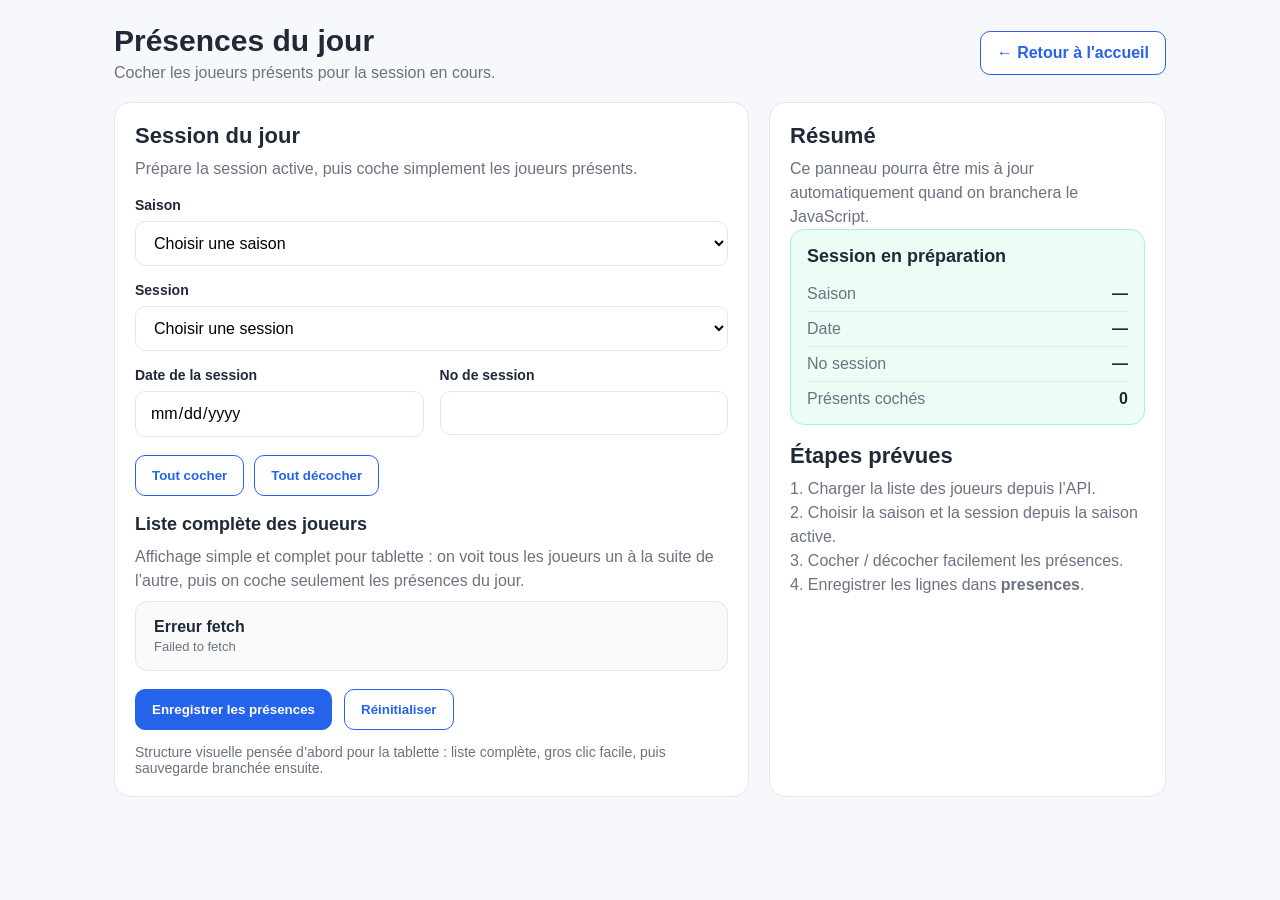
<file: presence.html>
<!DOCTYPE html>
<html lang="fr">
<head>
  <meta charset="UTF-8" />
  <meta name="viewport" content="width=device-width, initial-scale=1.0" />
  <title>Badminton Stats - Présences</title>
  <style>
    :root {
      --bg: #f6f8fb;
      --card: #ffffff;
      --text: #1f2937;
      --muted: #6b7280;
      --line: #e5e7eb;
      --accent: #2563eb;
      --accent-hover: #1d4ed8;
      --ok-bg: #ecfdf5;
      --ok-line: #a7f3d0;
    }

    * { box-sizing: border-box; }

    body {
      margin: 0;
      font-family: Arial, sans-serif;
      background: var(--bg);
      color: var(--text);
    }

    .wrap {
      max-width: 1100px;
      margin: 0 auto;
      padding: 24px;
    }

    .topbar {
      display: flex;
      justify-content: space-between;
      align-items: center;
      gap: 16px;
      flex-wrap: wrap;
      margin-bottom: 20px;
    }

    .topbar h1 {
      margin: 0;
      font-size: 30px;
    }

    .topbar p {
      margin: 6px 0 0;
      color: var(--muted);
    }

    .btn {
      display: inline-block;
      padding: 12px 16px;
      border-radius: 10px;
      text-decoration: none;
      font-weight: bold;
      border: 1px solid var(--accent);
      background: var(--accent);
      color: #fff;
      cursor: pointer;
    }

    .btn:hover {
      background: var(--accent-hover);
    }

    .btn.secondary {
      background: #fff;
      color: var(--accent);
    }

    .layout {
      display: grid;
      grid-template-columns: 1.6fr 1fr;
      gap: 20px;
    }

    .card {
      background: var(--card);
      border: 1px solid var(--line);
      border-radius: 16px;
      padding: 20px;
    }

    .card h2 {
      margin: 0 0 8px;
      font-size: 22px;
    }

    .card p {
      margin: 0;
      color: var(--muted);
      line-height: 1.5;
    }

    .session-box {
      display: grid;
      grid-template-columns: repeat(2, minmax(0, 1fr));
      gap: 16px;
      margin-top: 16px;
    }

    .field {
      display: flex;
      flex-direction: column;
      gap: 8px;
    }

    .field.full {
      grid-column: 1 / -1;
    }

    label {
      font-weight: bold;
      font-size: 14px;
    }

    input,
    select {
      width: 100%;
      padding: 12px 14px;
      border: 1px solid var(--line);
      border-radius: 10px;
      font: inherit;
      background: #fff;
    }

    .toolbar {
      display: flex;
      gap: 10px;
      flex-wrap: wrap;
      margin: 18px 0 14px;
    }

    .players-list-title {
      margin: 18px 0 10px;
      font-size: 18px;
      font-weight: bold;
    }

    .players-list-sub {
      margin: 0 0 14px;
      color: var(--muted);
      line-height: 1.5;
    }

    .players-list {
      display: flex;
      flex-direction: column;
      gap: 10px;
      margin-top: 8px;
    }

    .player-item {
      border: 1px solid var(--line);
      border-radius: 12px;
      padding: 16px 18px;
      display: flex;
      align-items: center;
      gap: 14px;
      background: #fafafa;
      width: 100%;
      min-height: 68px;
    }

    .player-item input[type="checkbox"] {
      width: 20px;
      height: 20px;
      margin: 0;
      flex: 0 0 auto;
    }

    .player-text {
      min-width: 0;
    }

    .player-name {
      font-weight: bold;
    }

    .player-code {
      font-size: 13px;
      color: var(--muted);
      margin-top: 3px;
    }

    .summary-box {
      background: var(--ok-bg);
      border: 1px solid var(--ok-line);
      border-radius: 14px;
      padding: 16px;
      margin-bottom: 16px;
    }

    .summary-box h3 {
      margin: 0 0 10px;
      font-size: 18px;
    }

    .summary-row {
      display: flex;
      justify-content: space-between;
      gap: 12px;
      padding: 8px 0;
      border-bottom: 1px solid rgba(0,0,0,0.06);
    }

    .summary-row:last-child {
      border-bottom: none;
      padding-bottom: 0;
    }

    .summary-label {
      color: var(--muted);
    }

    .summary-value {
      font-weight: bold;
      text-align: right;
    }

    .actions {
      display: flex;
      gap: 12px;
      flex-wrap: wrap;
      margin-top: 18px;
    }

    .note {
      margin-top: 14px;
      font-size: 14px;
      color: var(--muted);
    }

    @media (max-width: 860px) {
      .layout {
        grid-template-columns: 1fr;
      }

      .session-box {
        grid-template-columns: 1fr;
      }
    }
  </style>
</head>
<body>
  <div class="wrap">
    <div class="topbar">
      <div>
        <h1>Présences du jour</h1>
        <p>Cocher les joueurs présents pour la session en cours.</p>
      </div>
      <a class="btn secondary" href="index.html">← Retour à l'accueil</a>
    </div>

    <div class="layout">
      <section class="card">
        <h2>Session du jour</h2>
        <p>Prépare la session active, puis coche simplement les joueurs présents.</p>

<div class="session-box">
  <div class="field full">
    <label for="sessionSeason">Saison</label>
    <select id="sessionSeason" name="sessionSeason">
      <option value="">Choisir une saison</option>
    </select>
  </div>

  <div class="field full">
    <label for="sessionPicker">Session</label>
    <select id="sessionPicker" name="sessionPicker">
      <option value="">Choisir une session</option>
    </select>
  </div>

  <div class="field">
    <label for="sessionDate">Date de la session</label>
    <input type="date" id="sessionDate" name="sessionDate" readonly />
  </div>

  <div class="field">
    <label for="sessionNumber">No de session</label>
    <input type="number" id="sessionNumber" name="sessionNumber" min="1" readonly />
  </div>
</div>
        <div class="toolbar">
          <button type="button" class="btn secondary" id="checkAllPlayers">Tout cocher</button>
          <button type="button" class="btn secondary" id="uncheckAllPlayers">Tout décocher</button>
        </div>

        <div class="players-list-title">Liste complète des joueurs</div>
        <p class="players-list-sub">
          Affichage simple et complet pour tablette : on voit tous les joueurs un à la suite de l’autre,
          puis on coche seulement les présences du jour.
        </p>

        <div class="players-list" id="playersList">
          <div class="player-item">
            <div class="player-text">
              <div class="player-name">Chargement des joueurs...</div>
              <div class="player-code">Connexion à la base en cours</div>
            </div>
          </div>
        </div>

        <div class="actions">
          <button type="button" class="btn" id="saveAttendanceBtn">Enregistrer les présences</button>
          <button type="button" class="btn secondary" id="resetAttendanceBtn">Réinitialiser</button>
        </div>

        <div class="note">
          Structure visuelle pensée d’abord pour la tablette : liste complète, gros clic facile, puis sauvegarde branchée ensuite.
        </div>
      </section>

      <aside class="card">
        <h2>Résumé</h2>
        <p>Ce panneau pourra être mis à jour automatiquement quand on branchera le JavaScript.</p>

<div class="summary-box">
  <h3>Session en préparation</h3>

  <div class="summary-row">
    <div class="summary-label">Saison</div>
    <div class="summary-value" id="sumSeason">—</div>
  </div>

  <div class="summary-row">
    <div class="summary-label">Date</div>
    <div class="summary-value" id="sumDate">—</div>
  </div>

  <div class="summary-row">
    <div class="summary-label">No session</div>
    <div class="summary-value" id="sumSessionNo">—</div>
  </div>

  <div class="summary-row">
    <div class="summary-label">Présents cochés</div>
    <div class="summary-value" id="selectedCount">0</div>
  </div>
</div>

<h2 style="margin-top: 18px;">Étapes prévues</h2>
<p>
  1. Charger la liste des joueurs depuis l’API.<br />
  2. Choisir la saison et la session depuis la saison active.<br />
  3. Cocher / décocher facilement les présences.<br />
  4. Enregistrer les lignes dans <strong>presences</strong>.
</p>
      </aside>
    </div>
  </div>

  <script>
    const API_URL = 'https://script.google.com/macros/s/AKfycbwddJ7s8j6uWH2fXP_h7161F_MT5ZU12X15oMx6Xx7icxud1jg9_e3iq28bjfs3X4_y/exec';

const playersListEl = document.getElementById('playersList');
const checkAllBtn = document.getElementById('checkAllPlayers');
const uncheckAllBtn = document.getElementById('uncheckAllPlayers');
const selectedCountEl = document.getElementById('selectedCount');
const sessionDateEl = document.getElementById('sessionDate');
const saveAttendanceBtn = document.getElementById('saveAttendanceBtn');
const sessionNumberEl = document.getElementById('sessionNumber');
const sessionSeasonEl = document.getElementById('sessionSeason');
const sessionPickerEl = document.getElementById('sessionPicker');

let seasonsCache = [];

    function escapeHtml(value) {
      return String(value ?? '')
        .replace(/&/g, '&amp;')
        .replace(/</g, '&lt;')
        .replace(/>/g, '&gt;')
        .replace(/"/g, '&quot;')
        .replace(/'/g, '&#039;');
    }

    function updateSelectedCount() {
      const checked = document.querySelectorAll('input[name="attendanceSelection"]:checked').length;
      selectedCountEl.textContent = checked;
    }

    function bindAttendanceEvents() {
      const checkboxes = document.querySelectorAll('input[name="attendanceSelection"]');

      checkboxes.forEach(box => {
        box.addEventListener('change', updateSelectedCount);
      });

      checkAllBtn.addEventListener('click', () => {
        checkboxes.forEach(box => {
          box.checked = true;
        });
        updateSelectedCount();
      });

      uncheckAllBtn.addEventListener('click', () => {
        checkboxes.forEach(box => {
          box.checked = false;
        });
        updateSelectedCount();
      });
    }
    
function buildAttendancePayload() {
  const selectedPlayers = Array.from(
    document.querySelectorAll('input[name="attendanceSelection"]:checked')
  ).map(box => box.value);

  return {
    date_session: sessionDateEl.value,
    no_session: sessionNumberEl.value,
    saison_id: sessionSeasonEl.value,
    joueurs_presents: selectedPlayers
  };
}

function getSelectedSeason() {
  const saisonId = String(sessionSeasonEl.value || '').trim();
  return seasonsCache.find(s => String(s.saison_id || '').trim() === saisonId) || null;
}

function clearSessionFields() {
  sessionPickerEl.innerHTML = '<option value="">Choisir une session</option>';
  sessionDateEl.value = '';
  sessionNumberEl.value = '';
}

function syncSelectedSession() {
  const option = sessionPickerEl.options[sessionPickerEl.selectedIndex];

  if (!option || !option.value) {
    sessionDateEl.value = '';
    sessionNumberEl.value = '';
    return;
  }

  sessionDateEl.value = option.dataset.date || '';
  sessionNumberEl.value = option.value || '';
}

function populateSessions() {
  clearSessionFields();

  const season = getSelectedSeason();
  if (!season) {
    return;
  }

  const sessions = Array.isArray(season.sessions) ? season.sessions : [];

  sessions.forEach(session => {
    const noSession = String(session.no_session || '').trim();
    const dateSession = String(session.date || '').trim();

    if (!noSession || !dateSession) return;

    const option = document.createElement('option');
    option.value = noSession;
    option.textContent = `Session ${noSession} — ${dateSession}`;
    option.dataset.date = dateSession;
    sessionPickerEl.appendChild(option);
  });

  if (sessions.length > 0) {
    sessionPickerEl.value = String(sessions[0].no_session || '');
    syncSelectedSession();
  }
}
    
    async function loadPlayers() {
      try {
        const response = await fetch(`${API_URL}?action=getPlayers`);
        const result = await response.json();

        if (!result.ok || !Array.isArray(result.data)) {
          playersListEl.innerHTML = `
            <div class="player-item">
              <div class="player-text">
                <div class="player-name">Erreur de chargement</div>
                <div class="player-code">${escapeHtml(result.error || 'Réponse API invalide')}</div>
              </div>
            </div>
          `;
          return;
        }

        const players = result.data;

        if (players.length === 0) {
          playersListEl.innerHTML = `
            <div class="player-item">
              <div class="player-text">
                <div class="player-name">Aucun joueur trouvé</div>
                <div class="player-code">La base ne contient aucun joueur pour l'instant</div>
              </div>
            </div>
          `;
          return;
        }

        playersListEl.innerHTML = players.map(player => {
          const playerId = escapeHtml(player.joueur_id || player.player_id || '');
          const playerName = escapeHtml(player.nom || 'Sans nom');

          return `
            <label class="player-item">
              <input type="checkbox" name="attendanceSelection" value="${playerId}" />
              <div class="player-text">
                <div class="player-name">${playerName}</div>
                <div class="player-code">${playerId}</div>
              </div>
            </label>
          `;
        }).join('');

        bindAttendanceEvents();
        updateSelectedCount();
      } catch (error) {
        playersListEl.innerHTML = `
          <div class="player-item">
            <div class="player-text">
              <div class="player-name">Erreur fetch</div>
              <div class="player-code">${escapeHtml(error.message || error)}</div>
            </div>
          </div>
        `;
      }
    }

    if (sessionDateEl) {
      sessionDateEl.value = new Date().toISOString().split('T')[0];
    }
sessionSeasonEl.addEventListener('change', populateSessions);
sessionPickerEl.addEventListener('change', syncSelectedSession);
    loadPlayers();
    loadSeasons();

    
saveAttendanceBtn.addEventListener('click', async () => {
  const payload = buildAttendancePayload();

  if (!payload.date_session) {
    alert('Choisis une date de session.');
    return;
  }

  if (!payload.no_session) {
    alert('Entre le numéro de session.');
    return;
  }

  if (!payload.saison_id) {
    alert('Choisis une saison.');
    return;
  }

  try {
    const response = await fetch(API_URL, {
      method: 'POST',
      headers: {
        'Content-Type': 'text/plain;charset=utf-8'
      },
      body: JSON.stringify({
        action: 'saveAttendance',
        ...payload
      })
    });

    const result = await response.json();

    if (!result.ok) {
      throw new Error(result.error || 'Erreur API inconnue');
    }

    alert(`Présences sauvegardées : ${result.nb_presents}`);
    console.log('Résultat saveAttendance :', result);
  } catch (error) {
    console.error(error);
    alert('Erreur lors de la sauvegarde : ' + (error.message || error));
  }
});

async function loadSeasons() {
  try {
    const response = await fetch(`${API_URL}?action=getSeasons`);
    const result = await response.json();

    if (!result.ok) {
      throw new Error(result.error || 'Erreur API inconnue');
    }

    seasonsCache = Array.isArray(result.data) ? result.data : [];

    sessionSeasonEl.innerHTML = '<option value="">Choisir une saison</option>';

    seasonsCache.forEach(season => {
      const option = document.createElement('option');
      option.value = season.saison_id;
      option.textContent = season.nom_saison || season.saison_id;
      sessionSeasonEl.appendChild(option);
    });

    if (seasonsCache.length > 0) {
      sessionSeasonEl.value = seasonsCache[0].saison_id;
      populateSessions();
    } else {
      clearSessionFields();
    }
  } catch (error) {
    console.error('Erreur loadSeasons:', error);
    clearSessionFields();
  }
} 
    
  </script>
</body>
</html>
</file>
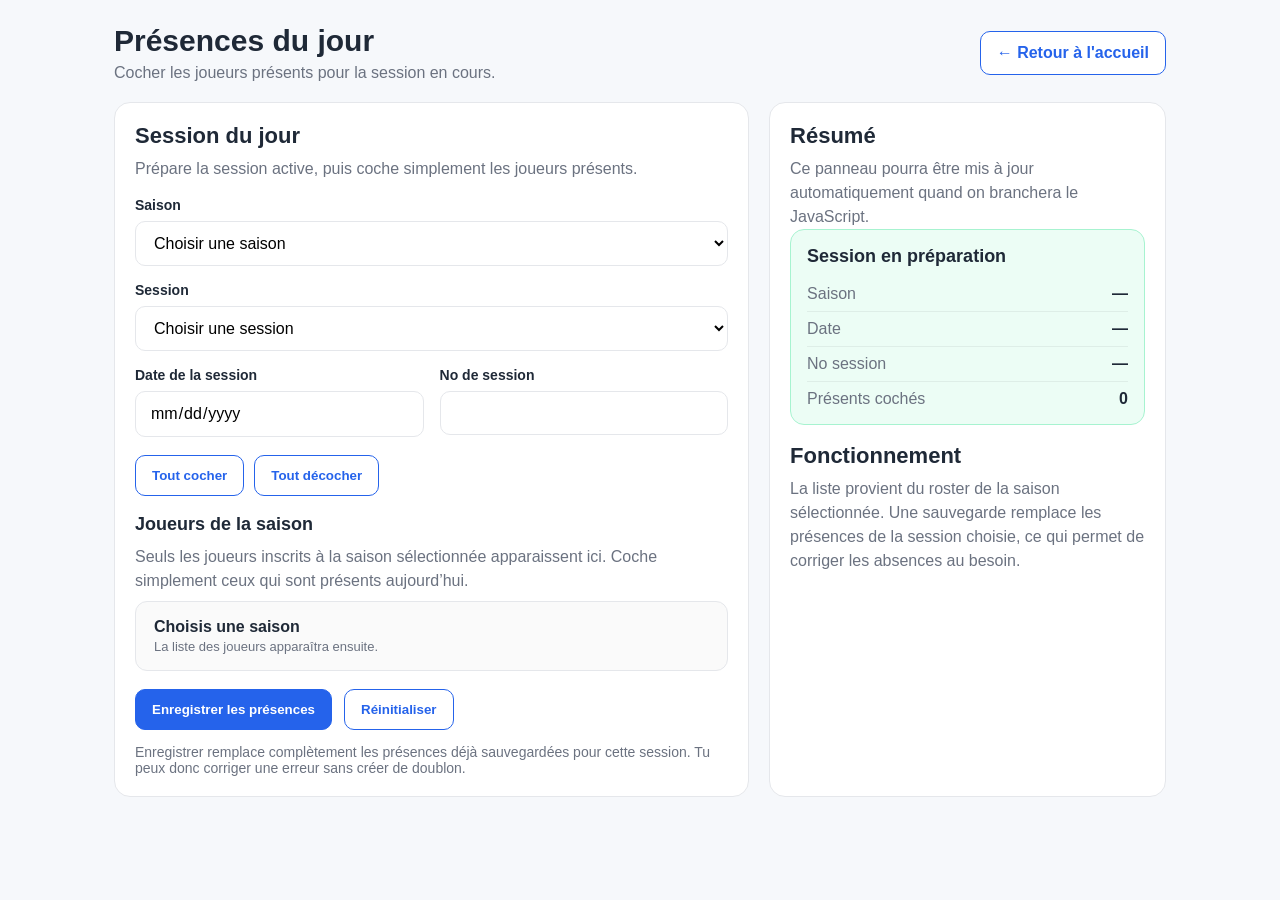
<file: presences.html>
<!DOCTYPE html>
<html lang="fr">
<head>
  <meta charset="UTF-8" />
  <meta name="viewport" content="width=device-width, initial-scale=1.0" />
  <title>Badminton Stats - Présences</title>
  <style>
    :root {
      --bg: #f6f8fb;
      --card: #ffffff;
      --text: #1f2937;
      --muted: #6b7280;
      --line: #e5e7eb;
      --accent: #2563eb;
      --accent-hover: #1d4ed8;
      --ok-bg: #ecfdf5;
      --ok-line: #a7f3d0;
    }

    * { box-sizing: border-box; }

    body {
      margin: 0;
      font-family: Arial, sans-serif;
      background: var(--bg);
      color: var(--text);
    }

    .wrap {
      max-width: 1100px;
      margin: 0 auto;
      padding: 24px;
    }

    .topbar {
      display: flex;
      justify-content: space-between;
      align-items: center;
      gap: 16px;
      flex-wrap: wrap;
      margin-bottom: 20px;
    }

    .topbar h1 {
      margin: 0;
      font-size: 30px;
    }

    .topbar p {
      margin: 6px 0 0;
      color: var(--muted);
    }

    .btn {
      display: inline-block;
      padding: 12px 16px;
      border-radius: 10px;
      text-decoration: none;
      font-weight: bold;
      border: 1px solid var(--accent);
      background: var(--accent);
      color: #fff;
      cursor: pointer;
    }

    .btn:hover {
      background: var(--accent-hover);
    }

    .btn.secondary {
      background: #fff;
      color: var(--accent);
    }

    .layout {
      display: grid;
      grid-template-columns: 1.6fr 1fr;
      gap: 20px;
    }

    .card {
      background: var(--card);
      border: 1px solid var(--line);
      border-radius: 16px;
      padding: 20px;
    }

    .card h2 {
      margin: 0 0 8px;
      font-size: 22px;
    }

    .card p {
      margin: 0;
      color: var(--muted);
      line-height: 1.5;
    }

    .session-box {
      display: grid;
      grid-template-columns: repeat(2, minmax(0, 1fr));
      gap: 16px;
      margin-top: 16px;
    }

    .field {
      display: flex;
      flex-direction: column;
      gap: 8px;
    }

    .field.full {
      grid-column: 1 / -1;
    }

    label {
      font-weight: bold;
      font-size: 14px;
    }

    input,
    select {
      width: 100%;
      padding: 12px 14px;
      border: 1px solid var(--line);
      border-radius: 10px;
      font: inherit;
      background: #fff;
    }

    .toolbar {
      display: flex;
      gap: 10px;
      flex-wrap: wrap;
      margin: 18px 0 14px;
    }

    .players-list-title {
      margin: 18px 0 10px;
      font-size: 18px;
      font-weight: bold;
    }

    .players-list-sub {
      margin: 0 0 14px;
      color: var(--muted);
      line-height: 1.5;
    }

    .players-list {
      display: flex;
      flex-direction: column;
      gap: 10px;
      margin-top: 8px;
    }

    .player-item {
      border: 1px solid var(--line);
      border-radius: 12px;
      padding: 16px 18px;
      display: flex;
      align-items: center;
      gap: 14px;
      background: #fafafa;
      width: 100%;
      min-height: 68px;
    }

    .player-item input[type="checkbox"] {
      width: 20px;
      height: 20px;
      margin: 0;
      flex: 0 0 auto;
    }

    .player-text {
      min-width: 0;
    }

    .player-name {
      font-weight: bold;
    }

    .player-code {
      font-size: 13px;
      color: var(--muted);
      margin-top: 3px;
    }

    .summary-box {
      background: var(--ok-bg);
      border: 1px solid var(--ok-line);
      border-radius: 14px;
      padding: 16px;
      margin-bottom: 16px;
    }

    .summary-box h3 {
      margin: 0 0 10px;
      font-size: 18px;
    }

    .summary-row {
      display: flex;
      justify-content: space-between;
      gap: 12px;
      padding: 8px 0;
      border-bottom: 1px solid rgba(0,0,0,0.06);
    }

    .summary-row:last-child {
      border-bottom: none;
      padding-bottom: 0;
    }

    .summary-label {
      color: var(--muted);
    }

    .summary-value {
      font-weight: bold;
      text-align: right;
    }

    .actions {
      display: flex;
      gap: 12px;
      flex-wrap: wrap;
      margin-top: 18px;
    }

    .note {
      margin-top: 14px;
      font-size: 14px;
      color: var(--muted);
    }

    @media (max-width: 860px) {
      .layout {
        grid-template-columns: 1fr;
      }

      .session-box {
        grid-template-columns: 1fr;
      }
    }
  </style>
</head>
<body>
  <div class="wrap">
    <div class="topbar">
      <div>
        <h1>Présences du jour</h1>
        <p>Cocher les joueurs présents pour la session en cours.</p>
      </div>
      <a class="btn secondary" href="index.html">← Retour à l'accueil</a>
    </div>

    <div class="layout">
      <section class="card">
        <h2>Session du jour</h2>
        <p>Prépare la session active, puis coche simplement les joueurs présents.</p>

<div class="session-box">
  <div class="field full">
    <label for="sessionSeason">Saison</label>
    <select id="sessionSeason" name="sessionSeason">
      <option value="">Choisir une saison</option>
    </select>
  </div>

  <div class="field full">
    <label for="sessionPicker">Session</label>
    <select id="sessionPicker" name="sessionPicker">
      <option value="">Choisir une session</option>
    </select>
  </div>

  <div class="field">
    <label for="sessionDate">Date de la session</label>
    <input type="date" id="sessionDate" name="sessionDate" readonly />
  </div>

  <div class="field">
    <label for="sessionNumber">No de session</label>
    <input type="number" id="sessionNumber" name="sessionNumber" min="1" readonly />
  </div>
</div>
        <div class="toolbar">
          <button type="button" class="btn secondary" id="checkAllPlayers">Tout cocher</button>
          <button type="button" class="btn secondary" id="uncheckAllPlayers">Tout décocher</button>
        </div>

        <div class="players-list-title">Joueurs de la saison</div>
        <p class="players-list-sub">
          Seuls les joueurs inscrits à la saison sélectionnée apparaissent ici.
          Coche simplement ceux qui sont présents aujourd’hui.
        </p>

        <div class="players-list" id="playersList">
          <div class="player-item">
            <div class="player-text">
              <div class="player-name">Chargement des joueurs...</div>
              <div class="player-code">Connexion à la base en cours</div>
            </div>
          </div>
        </div>

        <div class="actions">
          <button type="button" class="btn" id="saveAttendanceBtn">Enregistrer les présences</button>
          <button type="button" class="btn secondary" id="resetAttendanceBtn">Réinitialiser</button>
        </div>

        <div class="note">
          Enregistrer remplace complètement les présences déjà sauvegardées pour cette session. Tu peux donc corriger une erreur sans créer de doublon.
        </div>
      </section>

      <aside class="card">
        <h2>Résumé</h2>
        <p>Ce panneau pourra être mis à jour automatiquement quand on branchera le JavaScript.</p>

<div class="summary-box">
  <h3>Session en préparation</h3>

  <div class="summary-row">
    <div class="summary-label">Saison</div>
    <div class="summary-value" id="sumSeason">—</div>
  </div>

  <div class="summary-row">
    <div class="summary-label">Date</div>
    <div class="summary-value" id="sumDate">—</div>
  </div>

  <div class="summary-row">
    <div class="summary-label">No session</div>
    <div class="summary-value" id="sumSessionNo">—</div>
  </div>

  <div class="summary-row">
    <div class="summary-label">Présents cochés</div>
    <div class="summary-value" id="selectedCount">0</div>
  </div>
</div>

<h2 style="margin-top: 18px;">Fonctionnement</h2>
<p>
  La liste provient du roster de la saison sélectionnée. Une sauvegarde remplace les présences de la session choisie, ce qui permet de corriger les absences au besoin.
</p>
      </aside>
    </div>
  </div>

  <script>
    const API_URL = 'https://script.google.com/macros/s/AKfycbwddJ7s8j6uWH2fXP_h7161F_MT5ZU12X15oMx6Xx7icxud1jg9_e3iq28bjfs3X4_y/exec';

const playersListEl = document.getElementById('playersList');
const checkAllBtn = document.getElementById('checkAllPlayers');
const uncheckAllBtn = document.getElementById('uncheckAllPlayers');
const selectedCountEl = document.getElementById('selectedCount');
const sessionDateEl = document.getElementById('sessionDate');
const saveAttendanceBtn = document.getElementById('saveAttendanceBtn');
const sessionNumberEl = document.getElementById('sessionNumber');
const sessionSeasonEl = document.getElementById('sessionSeason');
const sessionPickerEl = document.getElementById('sessionPicker');

let seasonsCache = [];
let allPlayersCache = [];

    function escapeHtml(value) {
      return String(value ?? '')
        .replace(/&/g, '&amp;')
        .replace(/</g, '&lt;')
        .replace(/>/g, '&gt;')
        .replace(/"/g, '&quot;')
        .replace(/'/g, '&#039;');
    }

    function updateSelectedCount() {
      const checked = document.querySelectorAll('input[name="attendanceSelection"]:checked').length;
      selectedCountEl.textContent = checked;
    }

function updateRosterCheckboxEvents() {
  document
    .querySelectorAll('input[name="attendanceSelection"]')
    .forEach(box => {
      box.addEventListener('change', updateSelectedCount);
    });
}

function getSeasonRosterIds(season) {
  if (!season || !Array.isArray(season.joueurs)) {
    return [];
  }

  return Array.from(
    new Set(
      season.joueurs
        .map(value => String(value || '').trim())
        .filter(Boolean)
    )
  );
}

function renderPlayersForSelectedSeason() {
  const season = getSelectedSeason();

  if (!season) {
    playersListEl.innerHTML = `
      <div class="player-item">
        <div class="player-text">
          <div class="player-name">Choisis une saison</div>
          <div class="player-code">La liste des joueurs apparaîtra ensuite.</div>
        </div>
      </div>
    `;
    updateSelectedCount();
    return;
  }

  const rosterIds = getSeasonRosterIds(season);
  const rosterSet = new Set(rosterIds);

  const players = allPlayersCache
    .filter(player =>
      rosterSet.has(String(player.joueur_id || player.player_id || '').trim())
    )
    .sort((a, b) =>
      String(a.nom || '').localeCompare(String(b.nom || ''), 'fr', {
        sensitivity: 'base'
      })
    );

  if (!players.length) {
    playersListEl.innerHTML = `
      <div class="player-item">
        <div class="player-text">
          <div class="player-name">Aucun joueur dans cette saison</div>
          <div class="player-code">Ajoute des joueurs depuis Gestion des saisons.</div>
        </div>
      </div>
    `;
    updateSelectedCount();
    return;
  }

  playersListEl.innerHTML = players.map(player => {
    const playerId = escapeHtml(player.joueur_id || player.player_id || '');
    const playerName = escapeHtml(player.nom || 'Sans nom');

    return `
      <label class="player-item">
        <input
          type="checkbox"
          name="attendanceSelection"
          value="${playerId}"
        />
        <div class="player-text">
          <div class="player-name">${playerName}</div>
          <div class="player-code">${playerId}</div>
        </div>
      </label>
    `;
  }).join('');

  updateRosterCheckboxEvents();
  updateSelectedCount();
}

function buildAttendancePayload() {
  const selectedPlayers = Array.from(
    document.querySelectorAll('input[name="attendanceSelection"]:checked')
  ).map(box => box.value);

  const selectedOption = sessionPickerEl.options[sessionPickerEl.selectedIndex];

  return {
    date_session: selectedOption?.dataset.date || '',
    no_session: sessionPickerEl.value || '',
    saison_id: sessionSeasonEl.value || '',
    joueurs_presents: selectedPlayers
  };
}

function getSelectedSeason() {
  const saisonId = String(sessionSeasonEl.value || '').trim();
  return seasonsCache.find(s => String(s.saison_id || '').trim() === saisonId) || null;
}

function clearSessionFields() {
  sessionPickerEl.innerHTML = '<option value="">Choisir une session</option>';
  sessionDateEl.value = '';
  sessionNumberEl.value = '';
}

function syncSelectedSession() {
  const option = sessionPickerEl.options[sessionPickerEl.selectedIndex];

  if (!option || !option.value) {
    sessionDateEl.value = '';
    sessionNumberEl.value = '';
    return;
  }

  sessionDateEl.value = option.dataset.date || '';
  sessionNumberEl.value = option.value || '';
}

function populateSessions() {
  clearSessionFields();

  const season = getSelectedSeason();
  if (!season) {
    return;
  }

  const sessions = Array.isArray(season.sessions) ? season.sessions : [];

  sessions.forEach(session => {
    const noSession = String(session.no_session || '').trim();
    const dateSession = String(session.date || '').trim();

    if (!noSession || !dateSession) return;

    const option = document.createElement('option');
    option.value = noSession;
    option.textContent = `Session ${noSession} — ${dateSession}`;
    option.dataset.date = dateSession;
    sessionPickerEl.appendChild(option);
  });

  sessionPickerEl.value = '';
  syncSelectedSession();
}

async function loadExistingAttendance() {
  const saisonId = String(sessionSeasonEl.value || '').trim();
  const noSession = String(sessionPickerEl.value || '').trim();
  const dateSession = String(sessionDateEl.value || '').trim();

  if (!saisonId || !noSession || !dateSession) {
    document.querySelectorAll('input[name="attendanceSelection"]').forEach(box => {
      box.checked = false;
    });
    updateSelectedCount();
    return;
  }

  try {
    const url =
      `${API_URL}?action=getAttendanceForSession` +
      `&saison_id=${encodeURIComponent(saisonId)}` +
      `&date_session=${encodeURIComponent(dateSession)}` +
      `&no_session=${encodeURIComponent(noSession)}`;

    const response = await fetch(url);
    const result = await response.json();

    if (!result.ok) {
      throw new Error(result.error || 'Erreur API inconnue');
    }

    const presentIds = new Set(
      Array.isArray(result.joueurs)
        ? result.joueurs.map(j => String(j.joueur_id || '').trim())
        : []
    );

    document.querySelectorAll('input[name="attendanceSelection"]').forEach(box => {
      box.checked = presentIds.has(String(box.value || '').trim());
    });

    updateSelectedCount();
  } catch (error) {
    console.error('Erreur loadExistingAttendance:', error);
  }
}
    
async function loadPlayers() {
  try {
    const response = await fetch(`${API_URL}?action=getPlayers&includeInactive=1`);
    const result = await response.json();

    if (!result.ok || !Array.isArray(result.data)) {
      throw new Error(result.error || 'Réponse API invalide');
    }

    allPlayersCache = result.data;
    renderPlayersForSelectedSeason();
  } catch (error) {
    console.error('Erreur loadPlayers:', error);
    allPlayersCache = [];

    playersListEl.innerHTML = `
      <div class="player-item">
        <div class="player-text">
          <div class="player-name">Erreur de chargement</div>
          <div class="player-code">${escapeHtml(error.message || error)}</div>
        </div>
      </div>
    `;
  }
}

    if (sessionDateEl) {
      sessionDateEl.value = new Date().toISOString().split('T')[0];
    }
checkAllBtn.addEventListener('click', () => {
  document
    .querySelectorAll('input[name="attendanceSelection"]')
    .forEach(box => {
      box.checked = true;
    });

  updateSelectedCount();
});

uncheckAllBtn.addEventListener('click', () => {
  document
    .querySelectorAll('input[name="attendanceSelection"]')
    .forEach(box => {
      box.checked = false;
    });

  updateSelectedCount();
});

sessionSeasonEl.addEventListener('change', async () => {
  populateSessions();
  renderPlayersForSelectedSeason();
  await loadExistingAttendance();
});

sessionPickerEl.addEventListener('change', async () => {
  syncSelectedSession();
  await loadExistingAttendance();
});

(async () => {
  await loadSeasons();
  await loadPlayers();
  renderPlayersForSelectedSeason();
  await loadExistingAttendance();
})();

    
saveAttendanceBtn.addEventListener('click', async () => {
  const payload = buildAttendancePayload();

  if (!sessionPickerEl.value) {
  alert('Choisis explicitement la session avant d’enregistrer.');
  return;
}

const seasonLabel =
  sessionSeasonEl.options[sessionSeasonEl.selectedIndex]?.text || payload.saison_id;

const confirmSave = confirm(
  `Tu vas enregistrer les présences pour :\n\n` +
  `Saison : ${seasonLabel}\n` +
  `Session : ${payload.no_session}\n` +
  `Date : ${payload.date_session}\n\n` +
  `Continuer ?`
);

if (!confirmSave) {
  return;
}

  if (!payload.date_session) {
    alert('Choisis une date de session.');
    return;
  }

  if (!payload.no_session) {
    alert('Entre le numéro de session.');
    return;
  }

  if (!payload.saison_id) {
    alert('Choisis une saison.');
    return;
  }

  try {
    const response = await fetch(API_URL, {
      method: 'POST',
      headers: {
        'Content-Type': 'text/plain;charset=utf-8'
      },
      body: JSON.stringify({
        action: 'saveAttendance',
        ...payload
      })
    });

    const result = await response.json();

    if (!result.ok) {
      throw new Error(result.error || 'Erreur API inconnue');
    }

    alert(`Présences sauvegardées : ${result.nb_presents}`);
    console.log('Résultat saveAttendance :', result);
  } catch (error) {
    console.error(error);
    alert('Erreur lors de la sauvegarde : ' + (error.message || error));
  }
});

async function loadSeasons() {
  try {
    const response = await fetch(`${API_URL}?action=getSeasons`);
    const raw = await response.text();

    console.log('status getSeasons =', response.status);
    console.log('body getSeasons =', raw);

    const result = JSON.parse(raw);

    if (!result.ok) {
      throw new Error(result.error || 'Erreur API inconnue');
    }

    seasonsCache = Array.isArray(result.data) ? result.data : [];

    sessionSeasonEl.innerHTML = '<option value="">Choisir une saison</option>';

    seasonsCache.forEach(season => {
      const option = document.createElement('option');
      option.value = season.saison_id;

      const status = String(season.statut || '').trim().toLowerCase();
      const isClosed = status === 'terminee' || status === 'terminée';

      option.textContent =
        (season.nom_saison || season.saison_id) +
        (isClosed ? ' — terminée' : '');

      option.disabled = isClosed;

      sessionSeasonEl.appendChild(option);
    });

    if (seasonsCache.length > 0) {
      const activeSeason =
        seasonsCache.find(season =>
          String(season.statut || '').trim().toLowerCase() === 'active'
        ) || seasonsCache[0];

      sessionSeasonEl.value = activeSeason.saison_id;
      populateSessions();
      renderPlayersForSelectedSeason();
    } else {
      clearSessionFields();
      renderPlayersForSelectedSeason();
    }
  } catch (error) {
    console.error('Erreur loadSeasons:', error);
    clearSessionFields();
  }
}
    
  </script>
</body>
</html>
</file>
